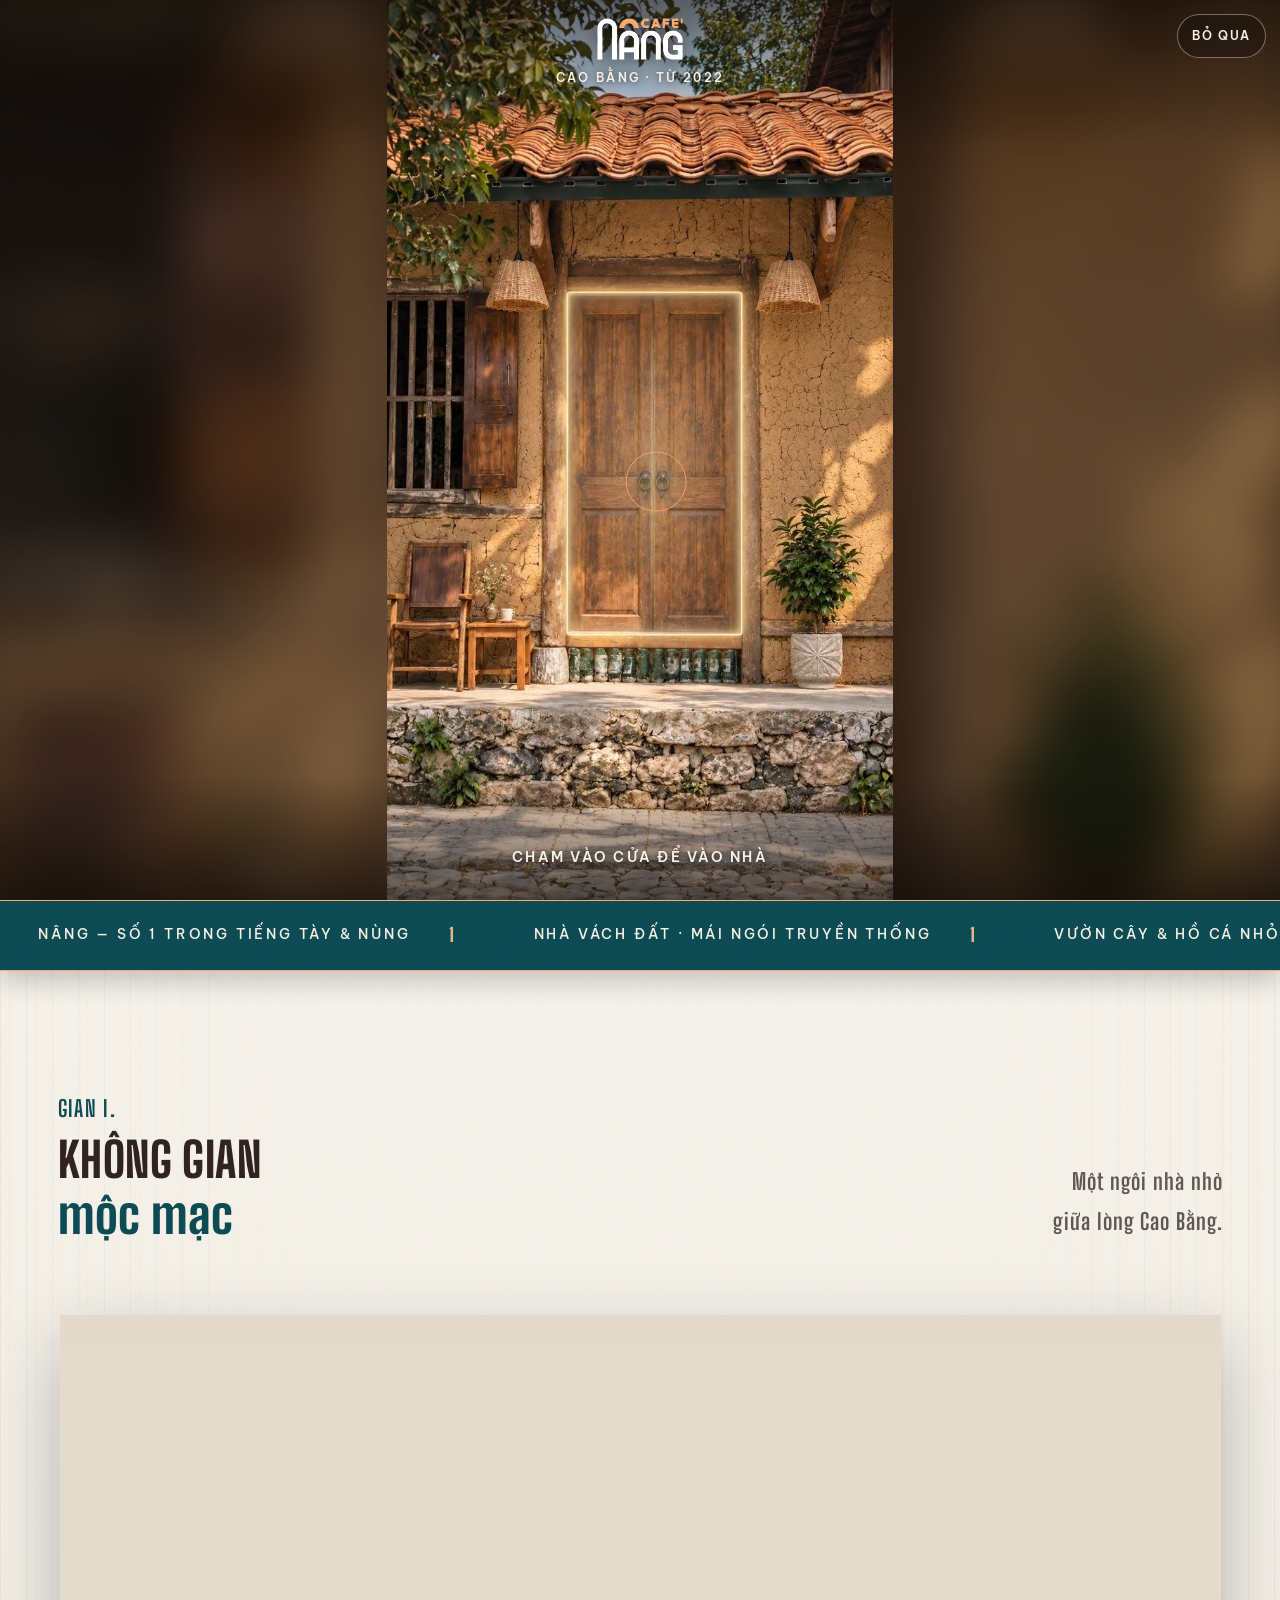
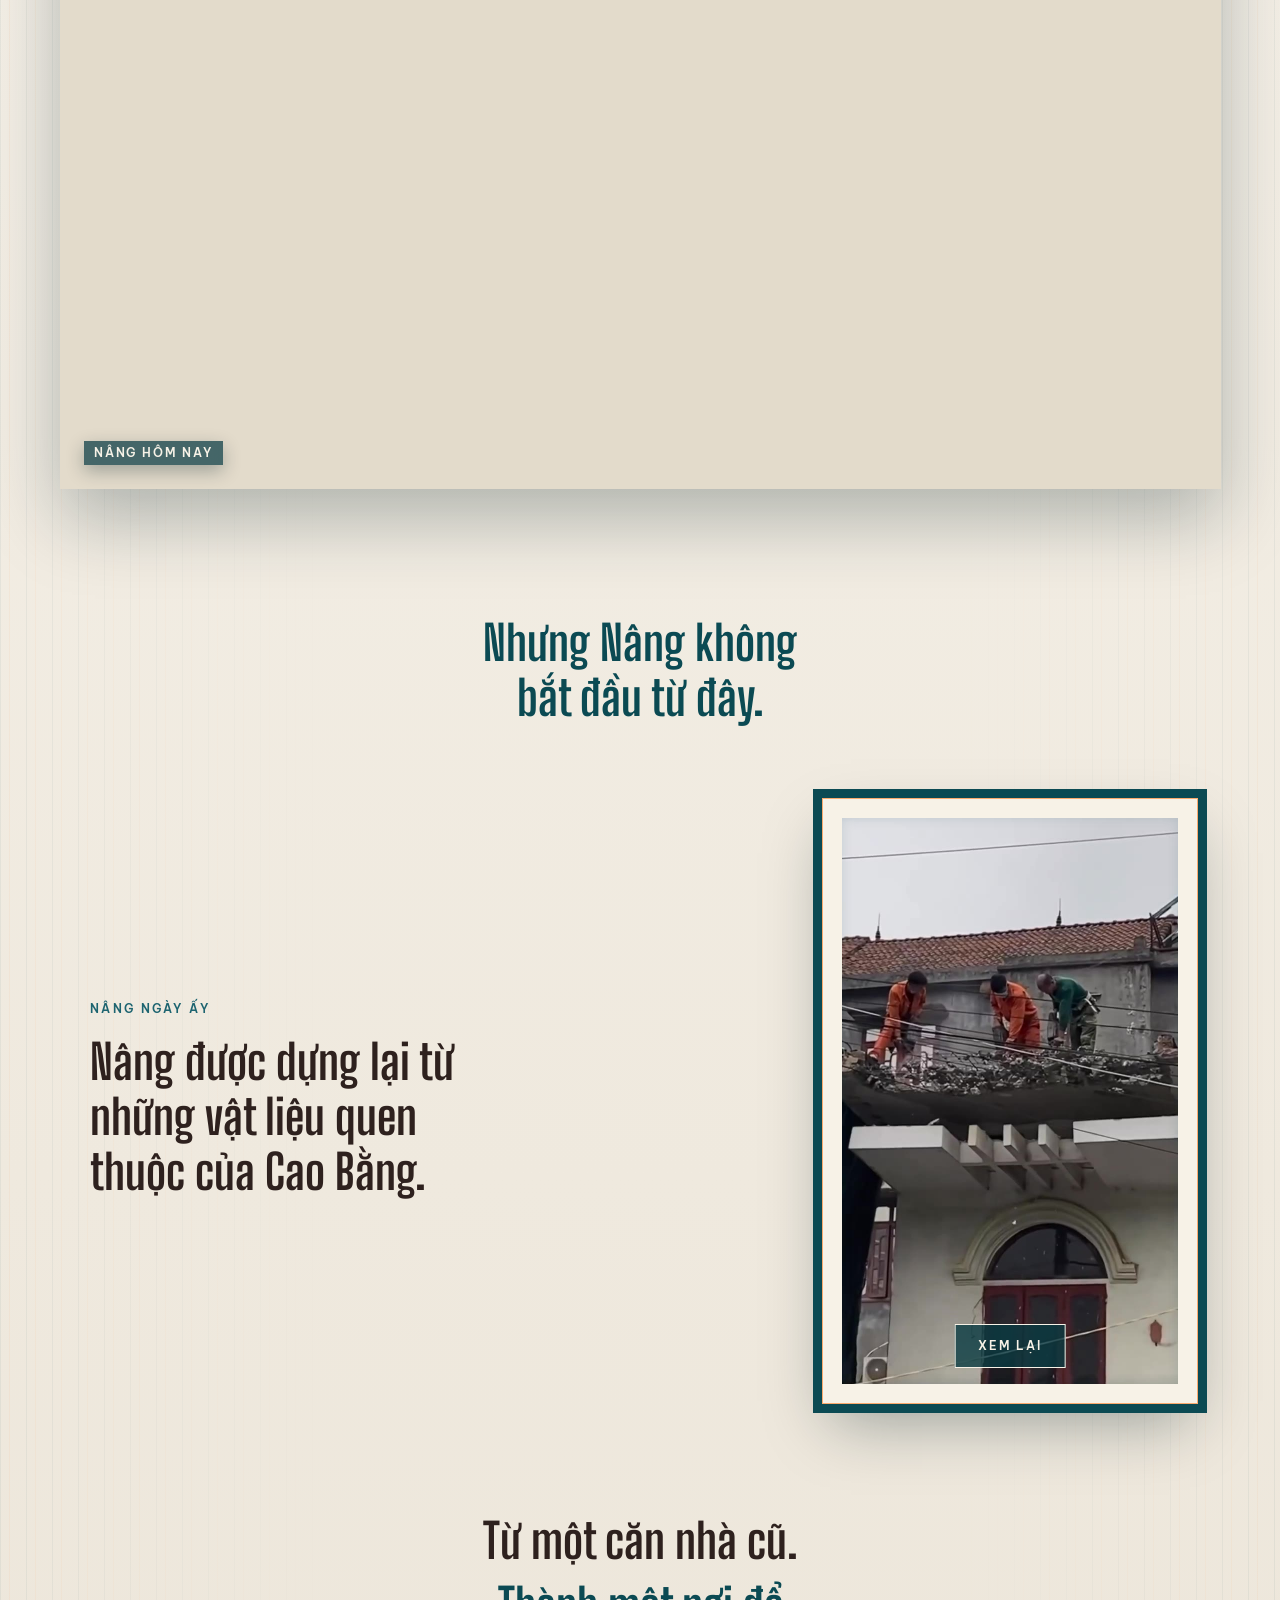
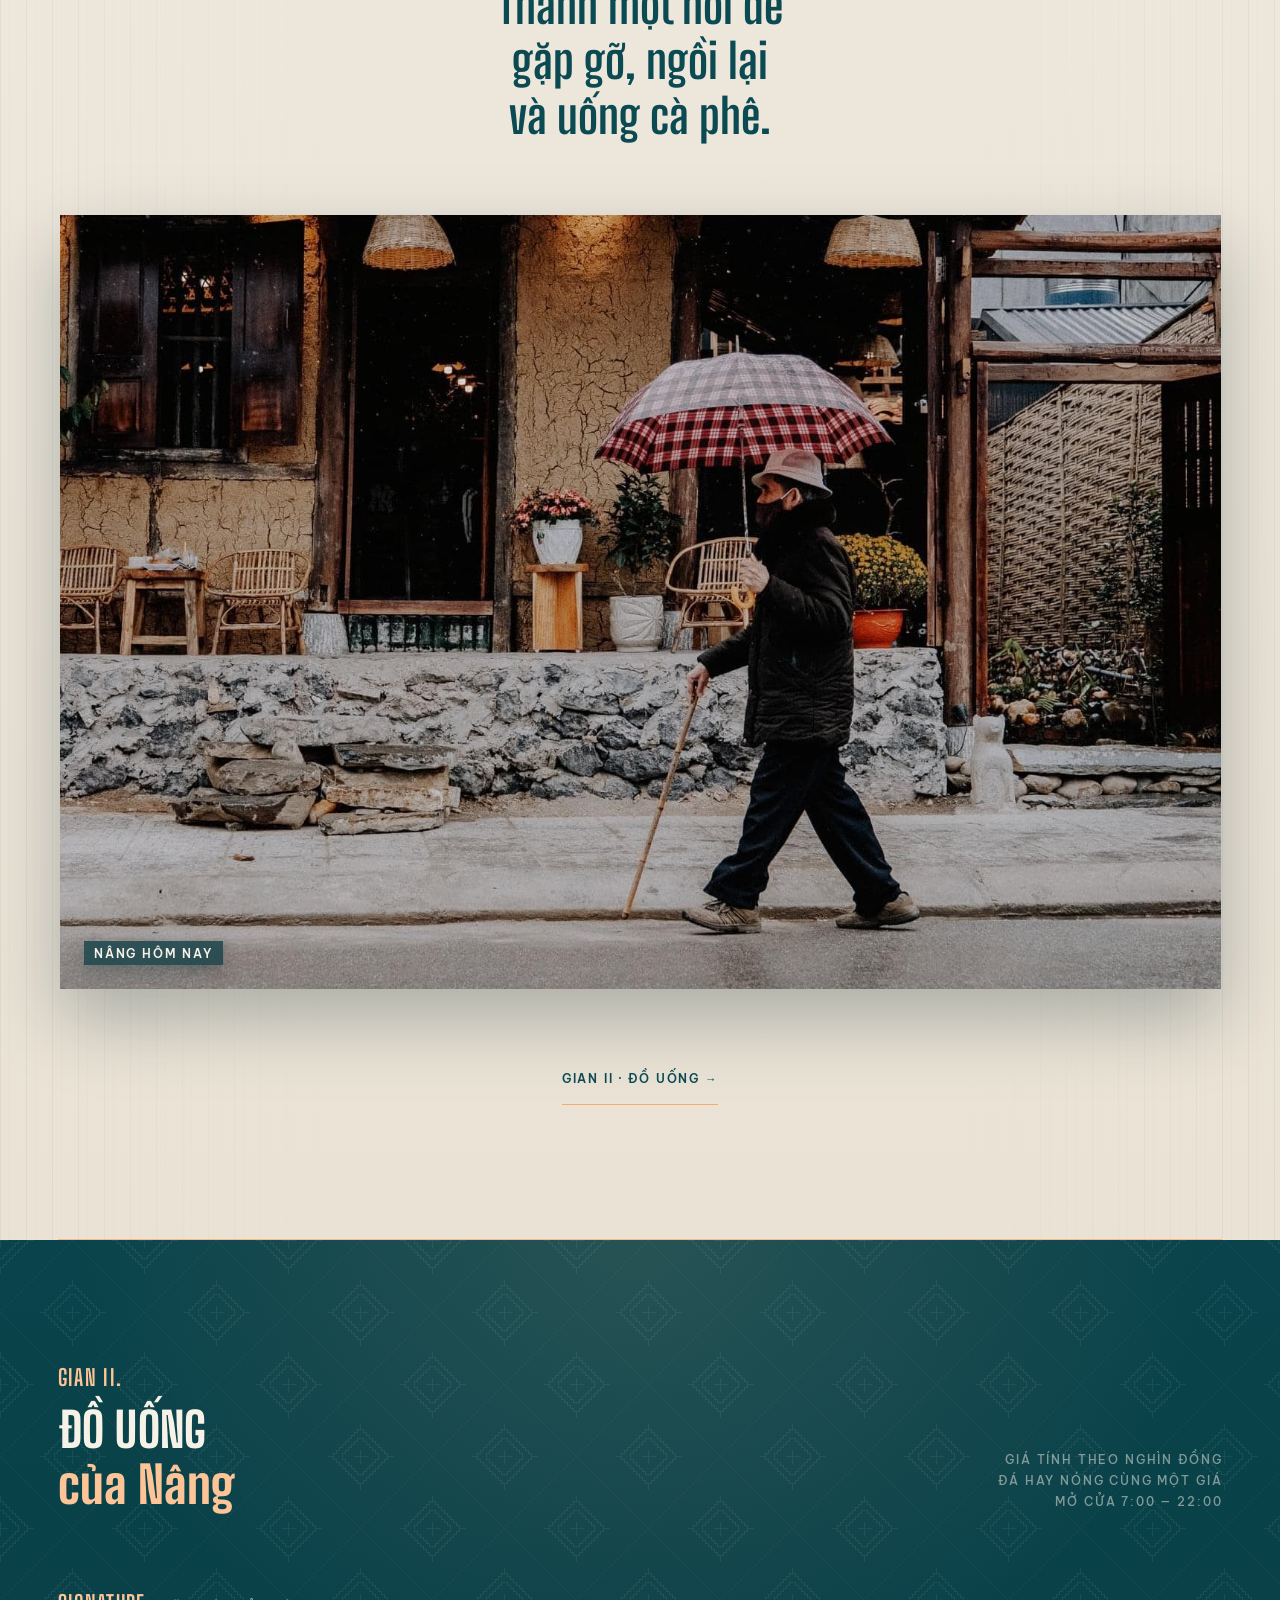
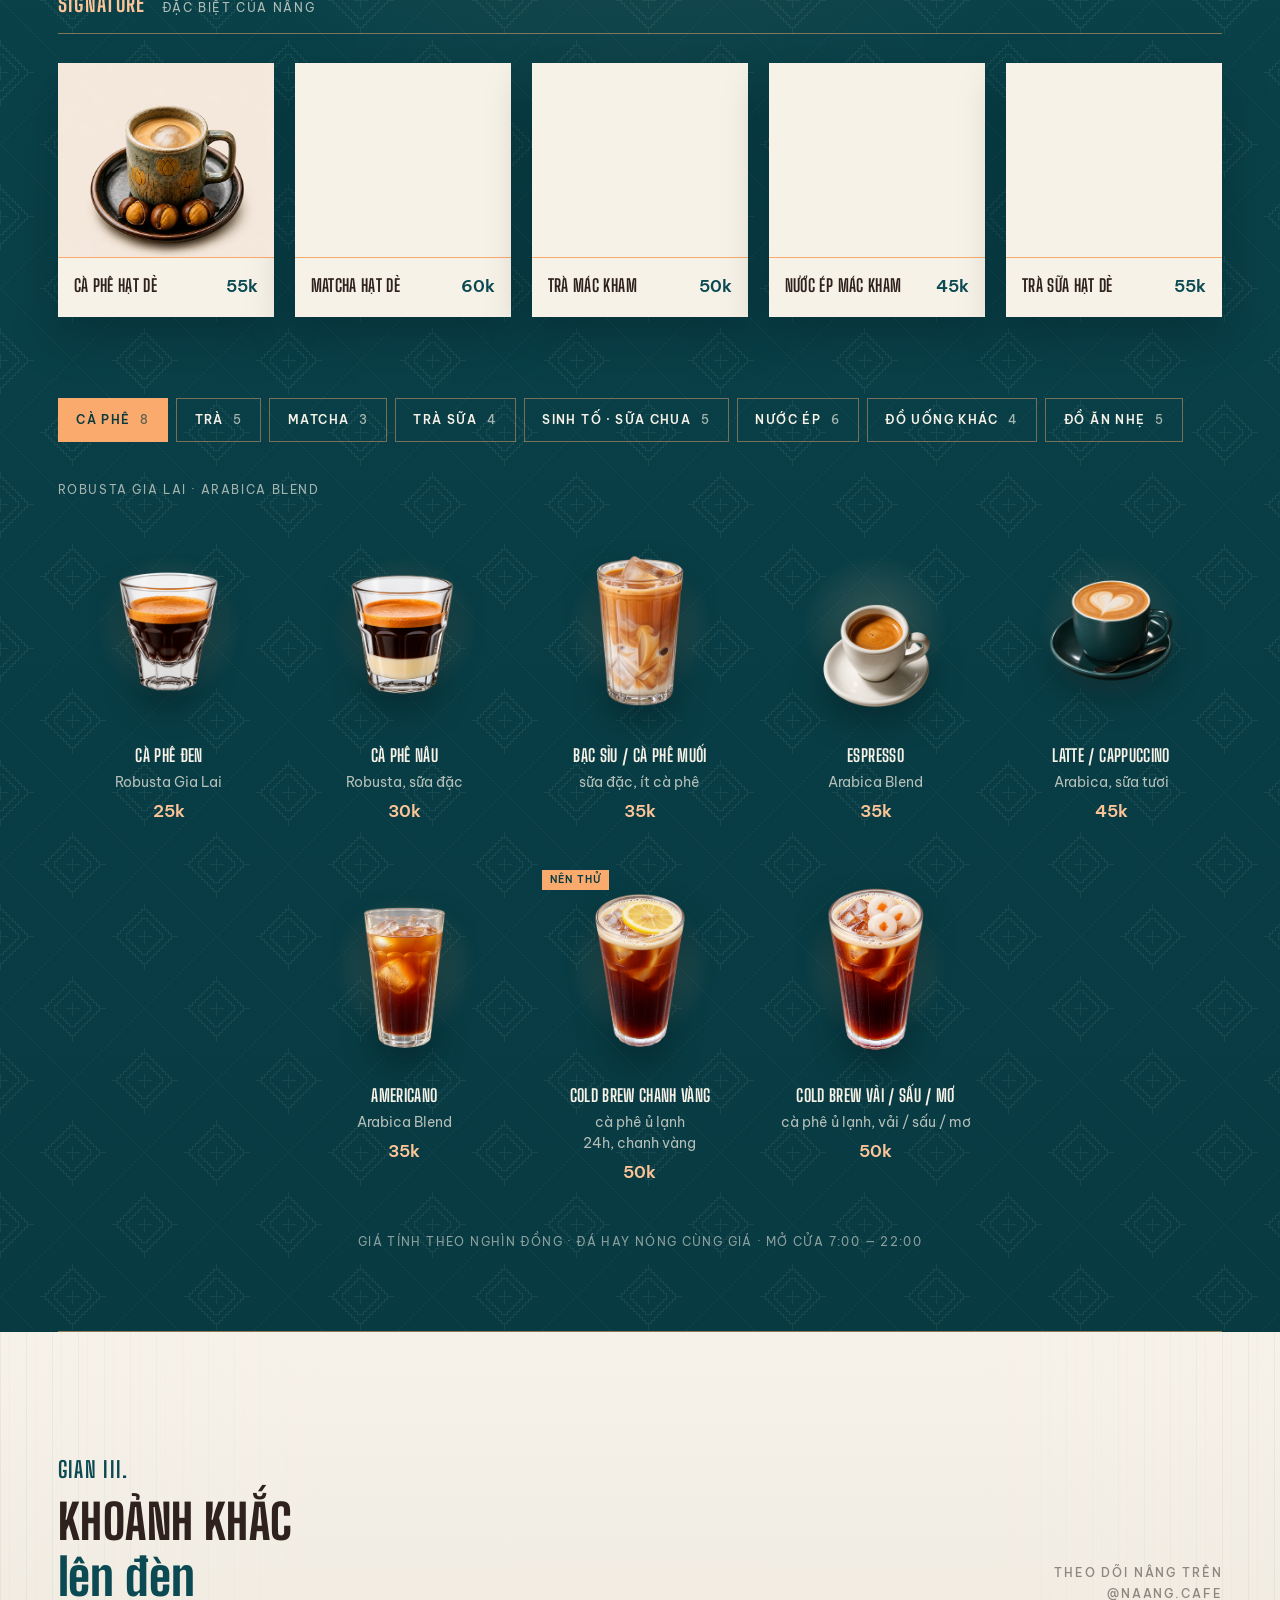
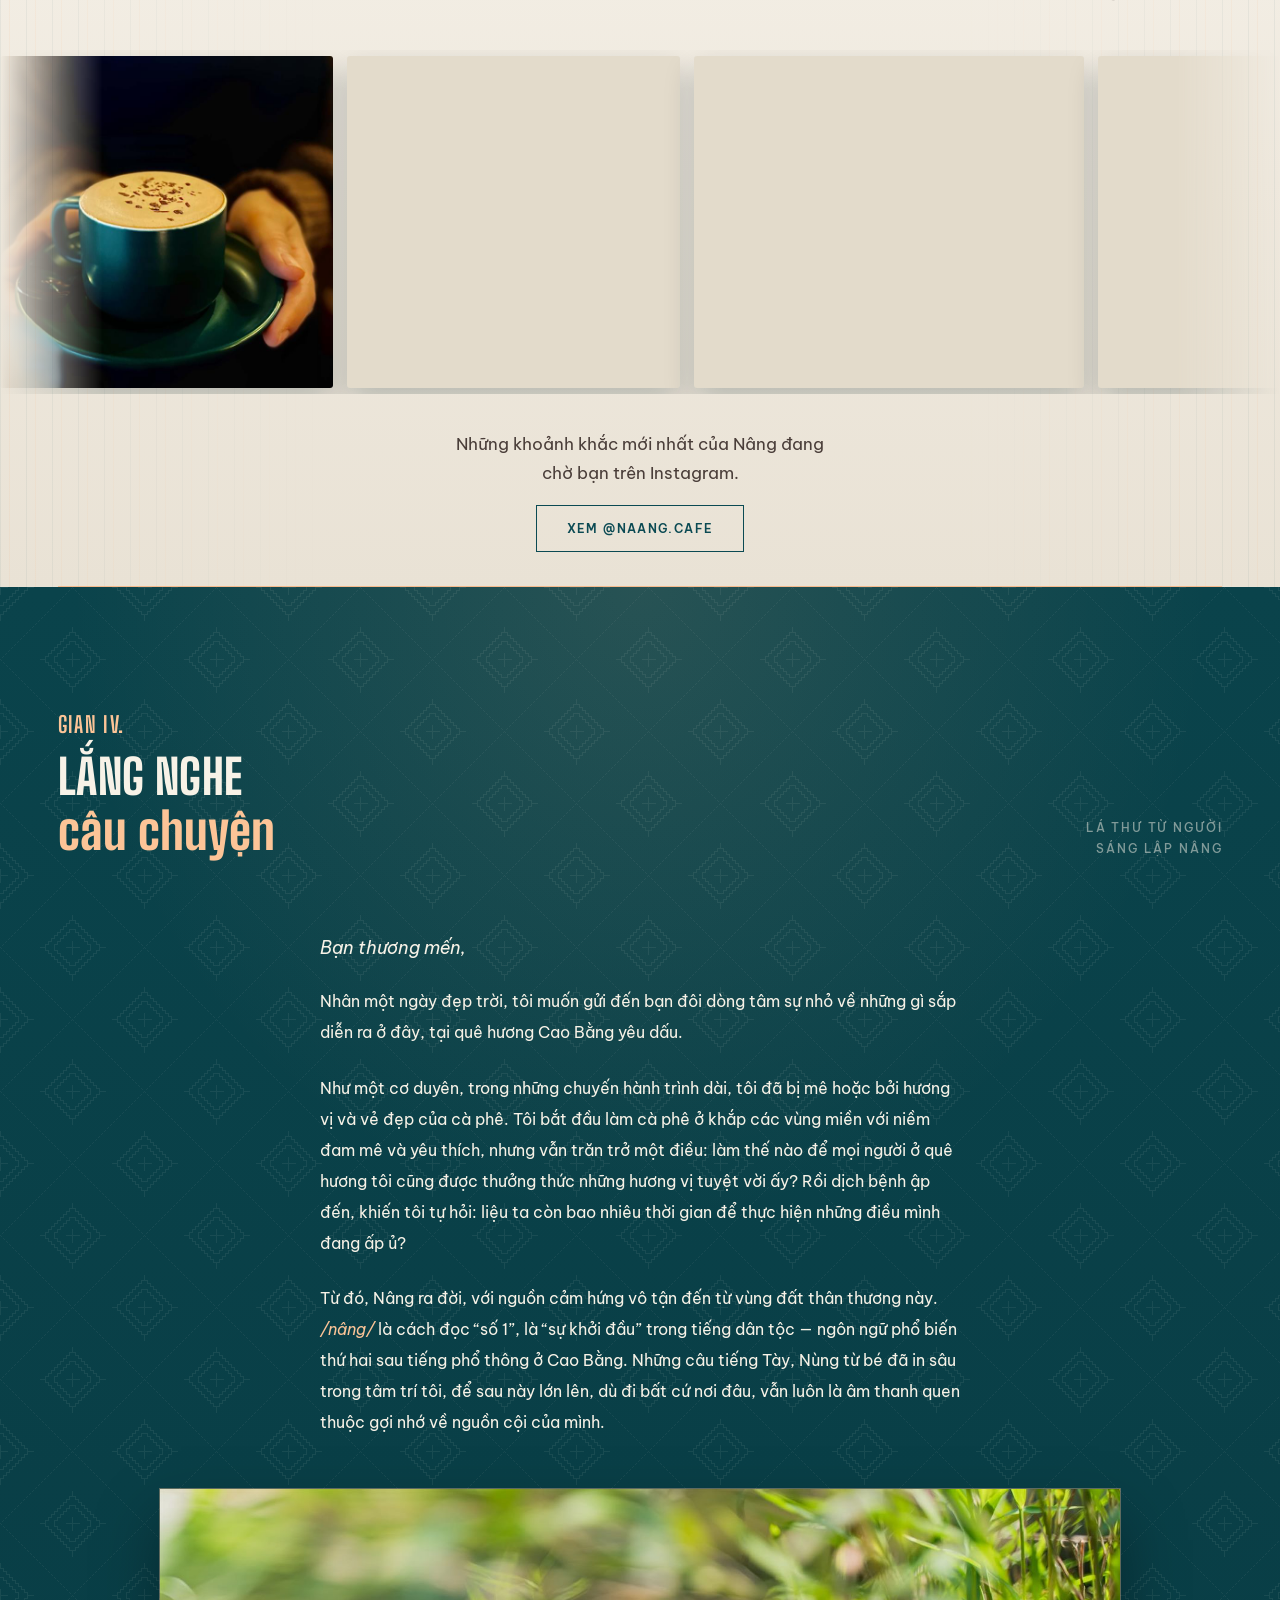
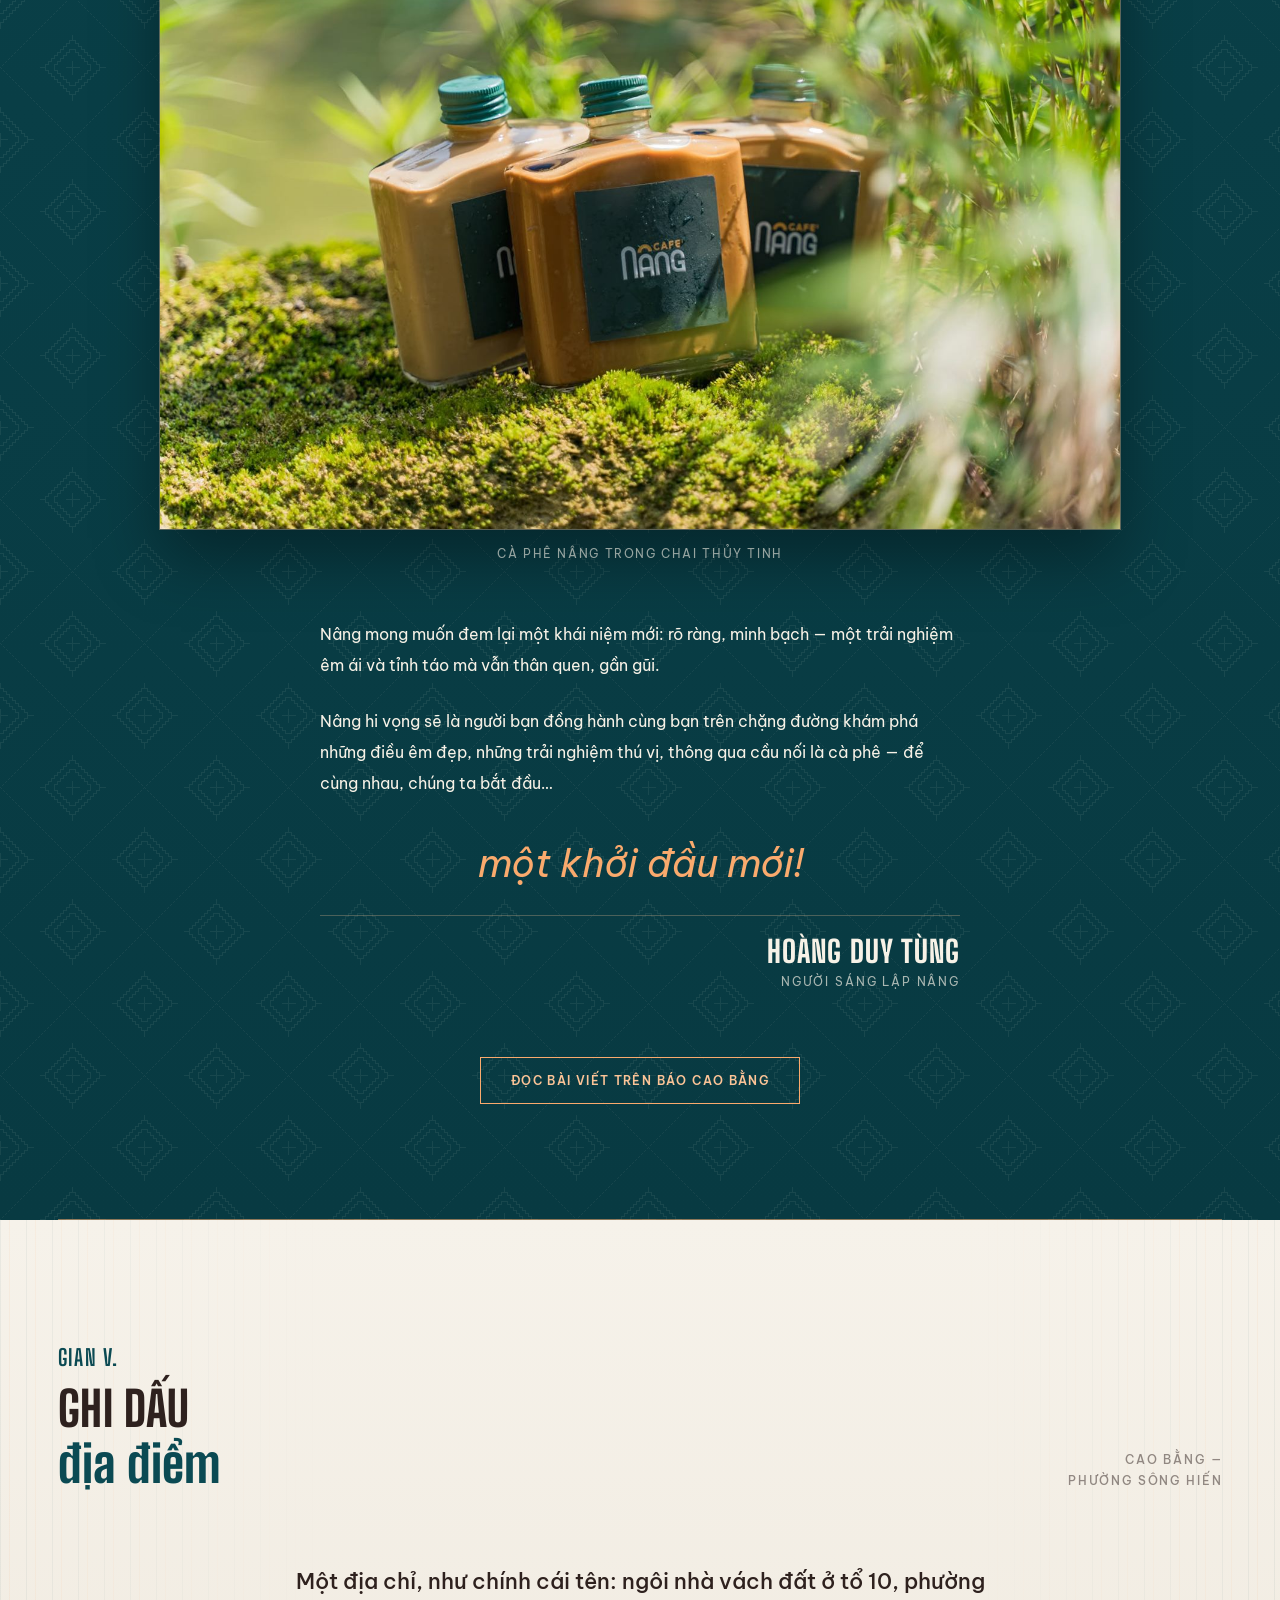
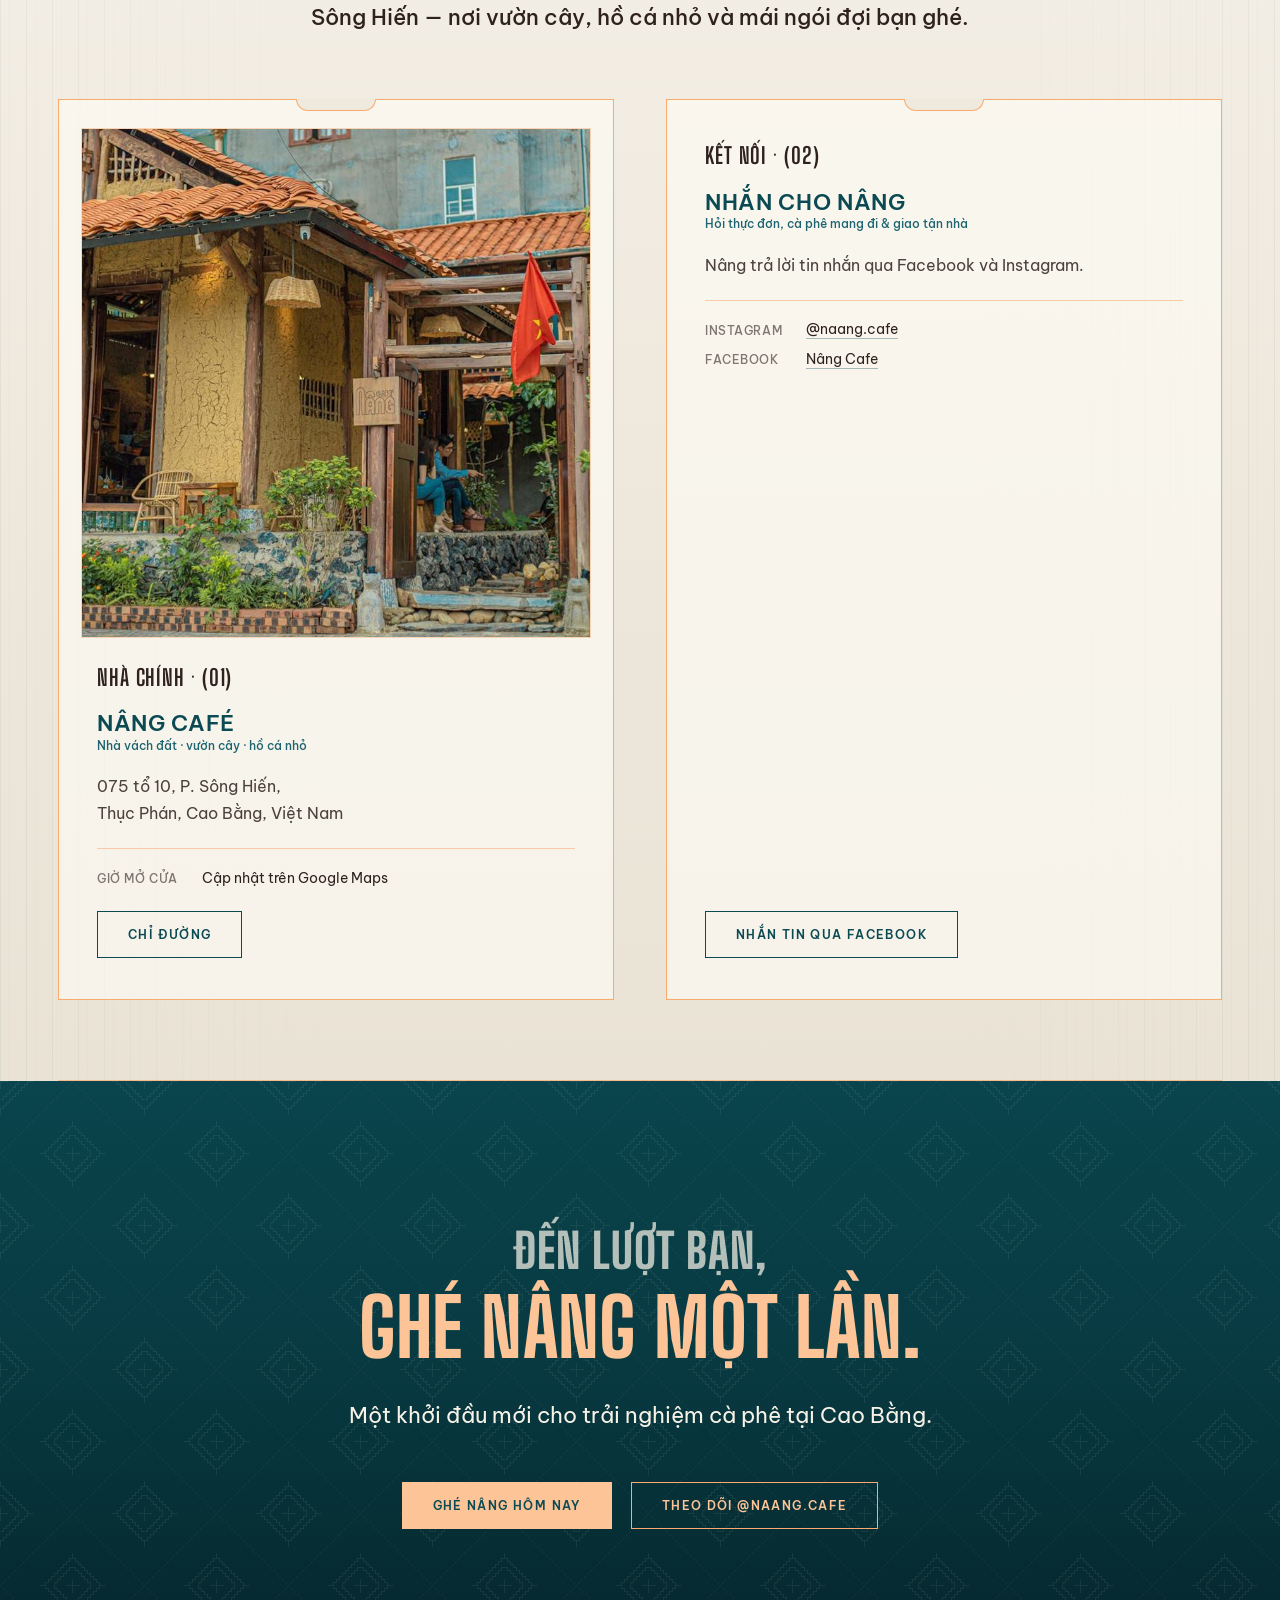
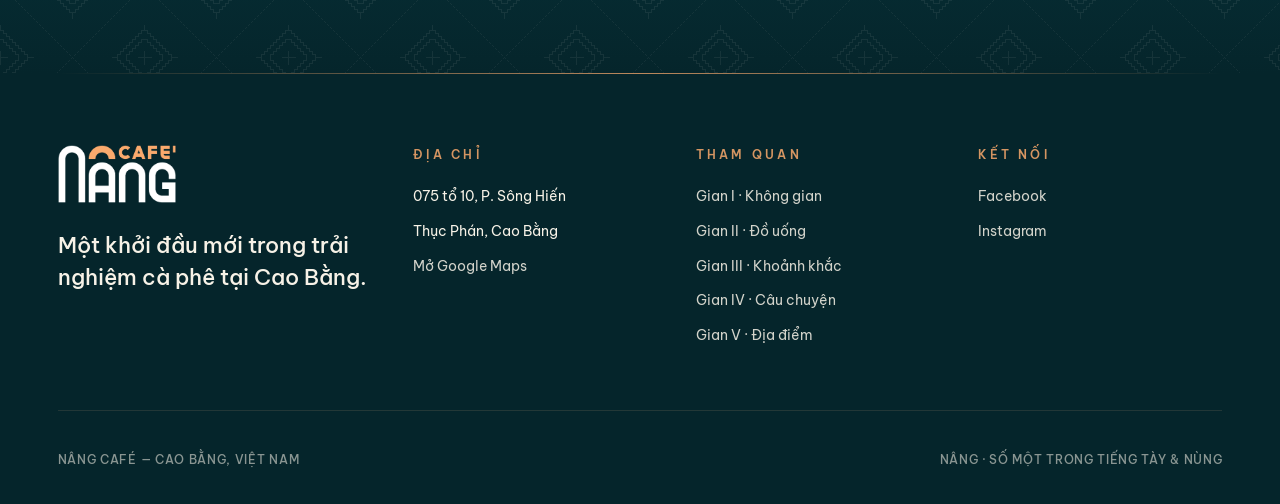
<file: index.html>
<!DOCTYPE html>
<html lang="vi">
<head>
<meta charset="UTF-8">
<meta name="viewport" content="width=device-width, initial-scale=1.0">
<title>Nâng Café — Cà phê nhà vách đất tại Cao Bằng</title>
<meta name="description" content="Nâng Café — “Nâng” là số 1 trong tiếng Tày và Nùng. Cà phê chất lượng, phục vụ chu đáo trong ngôi nhà vách đất, mái ngói truyền thống, vườn cây và hồ cá nhỏ tại phường Sông Hiến, Cao Bằng.">
<meta name="keywords" content="Nâng Café, Nâng cafe Cao Bằng, cà phê Cao Bằng, quán cà phê nhà đất Cao Bằng, cà phê Sông Hiến, coffee Cao Bang">
<meta name="robots" content="index, follow, max-image-preview:large">
<link rel="icon" href="media/nang/favicon-nang.png" type="image/png">
<meta name="theme-color" content="#0B4A53">
<meta name="author" content="Nâng Café">

<meta name="geo.region" content="VN-04">
<meta name="geo.placename" content="Cao Bằng">
<meta name="geo.position" content="22.6681166;106.2544671">
<meta name="ICBM" content="22.6681166, 106.2544671">

<meta property="og:type" content="website">
<meta property="og:site_name" content="Nâng Café">
<meta property="og:locale" content="vi_VN">
<meta property="og:locale:alternate" content="en_US">
<meta property="og:title" content="Nâng Café — Cà phê nhà vách đất tại Cao Bằng">
<meta property="og:description" content="“Nâng” là số 1 trong tiếng Tày và Nùng. Cà phê chất lượng trong ngôi nhà vách đất, mái ngói truyền thống, vườn cây và hồ cá nhỏ.">
<meta property="og:image" content="media/nang/nang-cong-vuon.jpg">
<meta property="og:image:alt" content="Cổng vào Nâng Café về đêm, Cao Bằng">
<meta name="twitter:card" content="summary_large_image">

<script>try{if(sessionStorage.getItem('nangveil')){document.documentElement.classList.add('arrive')}}catch(e){}</script>

<link rel="preload" as="image" href="media/nang/cua-nang-poster.jpg" fetchpriority="high">
<link rel="preload" as="image" href="media/nang/nang-cong-vuon.jpg">
<link rel="stylesheet" href="assets/fonts/fonts.css">
<link rel="stylesheet" href="assets/fonts/display.css">

<script type="application/ld+json">
{
  "@context": "https://schema.org",
  "@type": "CafeOrCoffeeShop",
  "name": "Nâng Café",
  "description": "“Nâng” là cách đọc số 1 trong tiếng Tày và Nùng tại Cao Bằng. Cà phê chất lượng, phục vụ chu đáo trong không gian nhà vách đất, mái ngói truyền thống, vườn cây và hồ cá nhỏ.",
  "foundingDate": "2022-01",
  "servesCuisine": "Coffee",
  "address": {
    "@type": "PostalAddress",
    "streetAddress": "075 tổ 10, P. Sông Hiến",
    "addressLocality": "Thục Phán, Cao Bằng",
    "addressCountry": "VN"
  },
  "geo": { "@type": "GeoCoordinates", "latitude": 22.6681166, "longitude": 106.2544671 },
  "hasMap": "https://maps.app.goo.gl/TmgUhDWyS7gdo8w19",
  "sameAs": ["https://www.instagram.com/naang.cafe/", "https://www.facebook.com/p/N%C3%A2ng-Cafe-100085033421351/"]
}
</script>

<style>
html{
  overflow-x:hidden;
}
@supports (overflow-x:clip){html{overflow-x:clip}}
:root{
  --paper:#EFE9DE;
  --paper-2:#F6F2EA;
  --paper-3:#E3DBCB;
  --ink:#2E211E;
  --cream:#F7F2E7;
  --red:#0B4A53;        
  --red-dp:#083A42;
  --red-lt:#1D6470;
  --ox:#05252B;
  --gold:#FAAA6D;
  --gold-lt:#FCC497;
  --display:"Big Shoulders Display","Be Vietnam Pro",sans-serif;
  --ui:"Be Vietnam Pro","Helvetica Neue",Arial,sans-serif;
  --fs-d1:clamp(2.6rem,6.4vw,5rem);      
  --fs-d2:clamp(1.8rem,4vw,3rem);        
  --fs-d3:clamp(1.1rem,1.8vw,1.4rem);    
  --fs-lead:clamp(1.02rem,1.35vw,1.16rem);
  --fs-body:1rem;                         
  --fs-sm:.875rem;                        
  --fs-label:.72rem;                      
  --gutter:clamp(1.2rem,4.5vw,5rem);
  --deco-hex:url("data:image/svg+xml,%3Csvg xmlns='http://www.w3.org/2000/svg' width='144' height='144' shape-rendering='crispEdges'%3E%3Cpath d='M72.5 45.5 h3 v3 h3 v3 h3 v3 h3 v3 h3 v3 h3 v3 h3 v3 h3 v3 h3 v3 v3 h-3 v3 h-3 v3 h-3 v3 h-3 v3 h-3 v3 h-3 v3 h-3 v3 h-3 v3 h-3 h-3 v-3 h-3 v-3 h-3 v-3 h-3 v-3 h-3 v-3 h-3 v-3 h-3 v-3 h-3 v-3 h-3 v-3 v-3 h3 v-3 h3 v-3 h3 v-3 h3 v-3 h3 v-3 h3 v-3 h3 v-3 h3 v-3 h3Z M72.5 54.5 h3 v3 h3 v3 h3 v3 h3 v3 h3 v3 h3 v3 v3 h-3 v3 h-3 v3 h-3 v3 h-3 v3 h-3 v3 h-3 h-3 v-3 h-3 v-3 h-3 v-3 h-3 v-3 h-3 v-3 h-3 v-3 v-3 h3 v-3 h3 v-3 h3 v-3 h3 v-3 h3 v-3 h3Z M65.5 72.5h14 M72.5 65.5v14 M72.5 45.5v-6 M72.5 99.5v6 M45.5 72.5h-6 M99.5 72.5h6 M0.5 -26.5 h3 v3 h3 v3 h3 v3 h3 v3 h3 v3 h3 v3 h3 v3 h3 v3 h3 v3 v3 h-3 v3 h-3 v3 h-3 v3 h-3 v3 h-3 v3 h-3 v3 h-3 v3 h-3 v3 h-3 h-3 v-3 h-3 v-3 h-3 v-3 h-3 v-3 h-3 v-3 h-3 v-3 h-3 v-3 h-3 v-3 h-3 v-3 v-3 h3 v-3 h3 v-3 h3 v-3 h3 v-3 h3 v-3 h3 v-3 h3 v-3 h3 v-3 h3Z M0.5 -17.5 h3 v3 h3 v3 h3 v3 h3 v3 h3 v3 h3 v3 v3 h-3 v3 h-3 v3 h-3 v3 h-3 v3 h-3 v3 h-3 h-3 v-3 h-3 v-3 h-3 v-3 h-3 v-3 h-3 v-3 h-3 v-3 v-3 h3 v-3 h3 v-3 h3 v-3 h3 v-3 h3 v-3 h3Z M-6.5 0.5h14 M0.5 -6.5v14 M0.5 -26.5v-6 M0.5 27.5v6 M-26.5 0.5h-6 M27.5 0.5h6 M144.5 -26.5 h3 v3 h3 v3 h3 v3 h3 v3 h3 v3 h3 v3 h3 v3 h3 v3 h3 v3 v3 h-3 v3 h-3 v3 h-3 v3 h-3 v3 h-3 v3 h-3 v3 h-3 v3 h-3 v3 h-3 h-3 v-3 h-3 v-3 h-3 v-3 h-3 v-3 h-3 v-3 h-3 v-3 h-3 v-3 h-3 v-3 h-3 v-3 v-3 h3 v-3 h3 v-3 h3 v-3 h3 v-3 h3 v-3 h3 v-3 h3 v-3 h3 v-3 h3Z M144.5 -17.5 h3 v3 h3 v3 h3 v3 h3 v3 h3 v3 h3 v3 v3 h-3 v3 h-3 v3 h-3 v3 h-3 v3 h-3 v3 h-3 h-3 v-3 h-3 v-3 h-3 v-3 h-3 v-3 h-3 v-3 h-3 v-3 v-3 h3 v-3 h3 v-3 h3 v-3 h3 v-3 h3 v-3 h3Z M137.5 0.5h14 M144.5 -6.5v14 M144.5 -26.5v-6 M144.5 27.5v6 M117.5 0.5h-6 M171.5 0.5h6 M0.5 117.5 h3 v3 h3 v3 h3 v3 h3 v3 h3 v3 h3 v3 h3 v3 h3 v3 h3 v3 v3 h-3 v3 h-3 v3 h-3 v3 h-3 v3 h-3 v3 h-3 v3 h-3 v3 h-3 v3 h-3 h-3 v-3 h-3 v-3 h-3 v-3 h-3 v-3 h-3 v-3 h-3 v-3 h-3 v-3 h-3 v-3 h-3 v-3 v-3 h3 v-3 h3 v-3 h3 v-3 h3 v-3 h3 v-3 h3 v-3 h3 v-3 h3 v-3 h3Z M0.5 126.5 h3 v3 h3 v3 h3 v3 h3 v3 h3 v3 h3 v3 v3 h-3 v3 h-3 v3 h-3 v3 h-3 v3 h-3 v3 h-3 h-3 v-3 h-3 v-3 h-3 v-3 h-3 v-3 h-3 v-3 h-3 v-3 v-3 h3 v-3 h3 v-3 h3 v-3 h3 v-3 h3 v-3 h3Z M-6.5 144.5h14 M0.5 137.5v14 M0.5 117.5v-6 M0.5 171.5v6 M-26.5 144.5h-6 M27.5 144.5h6 M144.5 117.5 h3 v3 h3 v3 h3 v3 h3 v3 h3 v3 h3 v3 h3 v3 h3 v3 h3 v3 v3 h-3 v3 h-3 v3 h-3 v3 h-3 v3 h-3 v3 h-3 v3 h-3 v3 h-3 v3 h-3 h-3 v-3 h-3 v-3 h-3 v-3 h-3 v-3 h-3 v-3 h-3 v-3 h-3 v-3 h-3 v-3 h-3 v-3 v-3 h3 v-3 h3 v-3 h3 v-3 h3 v-3 h3 v-3 h3 v-3 h3 v-3 h3 v-3 h3Z M144.5 126.5 h3 v3 h3 v3 h3 v3 h3 v3 h3 v3 h3 v3 v3 h-3 v3 h-3 v3 h-3 v3 h-3 v3 h-3 v3 h-3 h-3 v-3 h-3 v-3 h-3 v-3 h-3 v-3 h-3 v-3 h-3 v-3 v-3 h3 v-3 h3 v-3 h3 v-3 h3 v-3 h3 v-3 h3Z M137.5 144.5h14 M144.5 137.5v14 M144.5 117.5v-6 M144.5 171.5v6 M117.5 144.5h-6 M171.5 144.5h6' fill='none' stroke='%23F7F2E7' stroke-opacity='0.07' stroke-width='1'/%3E%3Cpath d='M72 0h1v1h-1zM71 1h1v1h-1zM69 3h1v1h-1zM68 4h1v1h-1zM66 6h1v1h-1zM65 7h1v1h-1zM63 9h1v1h-1zM62 10h1v1h-1zM60 12h1v1h-1zM59 13h1v1h-1zM57 15h1v1h-1zM56 16h1v1h-1zM54 18h1v1h-1zM53 19h1v1h-1zM51 21h1v1h-1zM50 22h1v1h-1zM48 24h1v1h-1zM47 25h1v1h-1zM45 27h1v1h-1zM44 28h1v1h-1zM42 30h1v1h-1zM41 31h1v1h-1zM39 33h1v1h-1zM38 34h1v1h-1zM36 36h1v1h-1zM35 37h1v1h-1zM33 39h1v1h-1zM32 40h1v1h-1zM30 42h1v1h-1zM29 43h1v1h-1zM27 45h1v1h-1zM26 46h1v1h-1zM24 48h1v1h-1zM23 49h1v1h-1zM21 51h1v1h-1zM20 52h1v1h-1zM18 54h1v1h-1zM17 55h1v1h-1zM15 57h1v1h-1zM14 58h1v1h-1zM12 60h1v1h-1zM11 61h1v1h-1zM9 63h1v1h-1zM8 64h1v1h-1zM6 66h1v1h-1zM5 67h1v1h-1zM3 69h1v1h-1zM2 70h1v1h-1zM72 0h1v1h-1zM73 1h1v1h-1zM75 3h1v1h-1zM76 4h1v1h-1zM78 6h1v1h-1zM79 7h1v1h-1zM81 9h1v1h-1zM82 10h1v1h-1zM84 12h1v1h-1zM85 13h1v1h-1zM87 15h1v1h-1zM88 16h1v1h-1zM90 18h1v1h-1zM91 19h1v1h-1zM93 21h1v1h-1zM94 22h1v1h-1zM96 24h1v1h-1zM97 25h1v1h-1zM99 27h1v1h-1zM100 28h1v1h-1zM102 30h1v1h-1zM103 31h1v1h-1zM105 33h1v1h-1zM106 34h1v1h-1zM108 36h1v1h-1zM109 37h1v1h-1zM111 39h1v1h-1zM112 40h1v1h-1zM114 42h1v1h-1zM115 43h1v1h-1zM117 45h1v1h-1zM118 46h1v1h-1zM120 48h1v1h-1zM121 49h1v1h-1zM123 51h1v1h-1zM124 52h1v1h-1zM126 54h1v1h-1zM127 55h1v1h-1zM129 57h1v1h-1zM130 58h1v1h-1zM132 60h1v1h-1zM133 61h1v1h-1zM135 63h1v1h-1zM136 64h1v1h-1zM138 66h1v1h-1zM139 67h1v1h-1zM141 69h1v1h-1zM142 70h1v1h-1zM144 72h1v1h-1zM143 73h1v1h-1zM141 75h1v1h-1zM140 76h1v1h-1zM138 78h1v1h-1zM137 79h1v1h-1zM135 81h1v1h-1zM134 82h1v1h-1zM132 84h1v1h-1zM131 85h1v1h-1zM129 87h1v1h-1zM128 88h1v1h-1zM126 90h1v1h-1zM125 91h1v1h-1zM123 93h1v1h-1zM122 94h1v1h-1zM120 96h1v1h-1zM119 97h1v1h-1zM117 99h1v1h-1zM116 100h1v1h-1zM114 102h1v1h-1zM113 103h1v1h-1zM111 105h1v1h-1zM110 106h1v1h-1zM108 108h1v1h-1zM107 109h1v1h-1zM105 111h1v1h-1zM104 112h1v1h-1zM102 114h1v1h-1zM101 115h1v1h-1zM99 117h1v1h-1zM98 118h1v1h-1zM96 120h1v1h-1zM95 121h1v1h-1zM93 123h1v1h-1zM92 124h1v1h-1zM90 126h1v1h-1zM89 127h1v1h-1zM87 129h1v1h-1zM86 130h1v1h-1zM84 132h1v1h-1zM83 133h1v1h-1zM81 135h1v1h-1zM80 136h1v1h-1zM78 138h1v1h-1zM77 139h1v1h-1zM75 141h1v1h-1zM74 142h1v1h-1zM0 72h1v1h-1zM1 73h1v1h-1zM3 75h1v1h-1zM4 76h1v1h-1zM6 78h1v1h-1zM7 79h1v1h-1zM9 81h1v1h-1zM10 82h1v1h-1zM12 84h1v1h-1zM13 85h1v1h-1zM15 87h1v1h-1zM16 88h1v1h-1zM18 90h1v1h-1zM19 91h1v1h-1zM21 93h1v1h-1zM22 94h1v1h-1zM24 96h1v1h-1zM25 97h1v1h-1zM27 99h1v1h-1zM28 100h1v1h-1zM30 102h1v1h-1zM31 103h1v1h-1zM33 105h1v1h-1zM34 106h1v1h-1zM36 108h1v1h-1zM37 109h1v1h-1zM39 111h1v1h-1zM40 112h1v1h-1zM42 114h1v1h-1zM43 115h1v1h-1zM45 117h1v1h-1zM46 118h1v1h-1zM48 120h1v1h-1zM49 121h1v1h-1zM51 123h1v1h-1zM52 124h1v1h-1zM54 126h1v1h-1zM55 127h1v1h-1zM57 129h1v1h-1zM58 130h1v1h-1zM60 132h1v1h-1zM61 133h1v1h-1zM63 135h1v1h-1zM64 136h1v1h-1zM66 138h1v1h-1zM67 139h1v1h-1zM69 141h1v1h-1zM70 142h1v1h-1z' fill='%23F7F2E7' fill-opacity='0.055'/%3E%3C/svg%3E"); /* thổ cẩm: quả trám dệt bậc thang + lưới mũi khâu, ô 144×144 (build-brocade.mjs) */
  --deco-stripe:repeating-linear-gradient(90deg,rgba(11,74,83,.10) 0 1px,transparent 1px 9px,rgba(250,170,109,.16) 9px 10px,transparent 10px 26px);
}
*{margin:0;padding:0;box-sizing:border-box}
html.locked{overflow:hidden}
body{
  font-family:var(--ui);font-size:var(--fs-body);line-height:1.68;background:#0A434B;color:var(--cream);
  overflow-x:hidden;-webkit-font-smoothing:antialiased;font-weight:400;
}
::selection{background:var(--red);color:var(--cream)}
a{color:inherit;text-decoration:none}
button{font-family:inherit;background:none;border:none;color:inherit;cursor:pointer}
svg{display:block}
.serif-i{color:var(--red)}
.gallery:not(.cube) .serif-i,.final .serif-i,.hero .serif-i{color:var(--gold-lt)}
.gb-card q,.story-copy,.foot-brandline,.pre-head p,.ticket .t-left .name,.grating .desc .x{font-weight:500}
.caps{font-size:var(--fs-label);letter-spacing:.16em;text-transform:uppercase;font-weight:500;opacity:.55}
.sr-only{position:absolute;width:1px;height:1px;padding:0;margin:-1px;overflow:hidden;clip:rect(0,0,0,0);white-space:nowrap;border:0}
.grain{
  position:fixed;inset:-50%;width:200%;height:200%;pointer-events:none;z-index:9000;opacity:.045;
  background-image:url("data:image/svg+xml,%3Csvg xmlns='http://www.w3.org/2000/svg' width='240' height='240'%3E%3Cfilter id='n'%3E%3CfeTurbulence type='fractalNoise' baseFrequency='0.9' numOctaves='2'/%3E%3C/filter%3E%3Crect width='240' height='240' filter='url(%23n)' opacity='0.7'/%3E%3C/svg%3E");
  animation:grain 8s steps(10) infinite;
}
@keyframes grain{0%,100%{transform:translate(0,0)}25%{transform:translate(-3%,2%)}50%{transform:translate(3%,-3%)}75%{transform:translate(-2%,-2%)}}
.lamp{
  position:fixed;top:0;left:0;width:58vmax;height:58vmax;pointer-events:none;z-index:3;
  transform:translate(-50%,-50%);mix-blend-mode:soft-light;opacity:.6;
  background:radial-gradient(circle,rgba(255,246,226,.85) 0%,rgba(255,246,226,.2) 32%,transparent 62%);
}
@media(hover:none){.lamp{display:none}}
.rv{opacity:0;transform:translateY(44px);transition:opacity 1.05s ease,transform 1.05s cubic-bezier(.22,1,.36,1)}
.rv.in{opacity:1;transform:none}
.rv.d1{transition-delay:.12s}.rv.d2{transition-delay:.24s}.page-veil{position:fixed;inset:0;z-index:9500;pointer-events:none;visibility:hidden}
.page-veil.active{visibility:visible;pointer-events:all}
.page-veil .door{
  position:absolute;top:0;bottom:0;width:50.5%;left:0;
  background:linear-gradient(90deg,var(--red-dp),var(--red) 60%,#073238);
  transform:translateX(-101%);transition:transform .8s cubic-bezier(.65,0,.35,1);
  box-shadow:0 0 60px rgba(0,0,0,.6);
}
.page-veil .door.r{left:auto;right:0;background:linear-gradient(270deg,var(--red-dp),var(--red) 60%,#073238);transform:translateX(101%)}
.page-veil .door::after{content:"";position:absolute;top:0;bottom:0;width:2px;background:linear-gradient(180deg,transparent,var(--gold) 50%,transparent);opacity:.9}
.page-veil .door.l::after{right:0}
.page-veil .door.r::after{left:0}
.page-veil.closed .door{transform:translateX(0)}
.page-veil .plate{
  position:absolute;left:50%;top:50%;transform:translate(-50%,-50%) translateY(12px);
  background:linear-gradient(155deg,var(--gold-lt),var(--gold));color:var(--red);
  padding:.95rem 1.7rem;border-radius:2px;
  box-shadow:0 12px 32px rgba(0,0,0,.5),inset 0 1px 0 rgba(255,255,255,.35);
  font-family:var(--ui);font-size:var(--fs-label);letter-spacing:.2em;text-transform:uppercase;font-weight:600;
  opacity:0;transition:opacity .5s ease .35s,transform .5s ease .35s;white-space:nowrap;
}
.page-veil.closed .plate{opacity:1;transform:translate(-50%,-50%)}
html.arrive .page-veil{visibility:visible}
html.arrive .page-veil .door{transform:translateX(0);transition:none}
html.arrive .page-veil .plate{opacity:1;transform:translate(-50%,-50%);transition:none}
html.arrive .preloader{display:none}
.preloader{
  position:fixed;inset:0;z-index:10000;background:#0A0809;
  display:flex;flex-direction:column;align-items:center;justify-content:center;gap:2.6rem;
  transition:opacity 1.1s ease,visibility 1.1s;
}
.preloader.done{opacity:0;visibility:hidden}
.pre-head{display:flex;flex-direction:column;align-items:center;gap:.9rem;text-align:center;padding:0 1.5rem}
.pre-head .caps{opacity:.5}
.pre-head p{font-family:var(--ui);font-weight:400;font-size:var(--fs-d2)}
.ticket{
  position:relative;width:min(420px,86vw);background:var(--cream);color:var(--ink);border:1px solid var(--gold);
  border-radius:2px;padding:1.7rem 2rem;display:flex;align-items:center;gap:1.5rem;
  opacity:0;transform:translateY(16px) rotate(-1.5deg);
  transition:opacity .9s ease,transform .9s cubic-bezier(.22,1,.36,1);
  box-shadow:0 24px 60px rgba(0,0,0,.6);
}
.ticket::before,.ticket::after{content:"";position:absolute;top:50%;width:22px;height:22px;border-radius:50%;background:var(--ox);transform:translateY(-50%)}
.ticket::before{left:-11px}.ticket::after{right:-11px}
.ticket::before,.ticket::after{background:#0A0809}
.preloader.ready .ticket{opacity:1;transform:rotate(-1.5deg)}
.ticket:hover{transform:rotate(0) scale(1.02);box-shadow:0 0 0 1px var(--gold),0 18px 50px rgba(252,196,151,.3)}
body.ready .ticket{animation:ticketBreath 2.6s ease-in-out infinite}
@keyframes ticketBreath{
  0%,100%{box-shadow:0 0 0 0 rgba(252,196,151,0),0 14px 40px rgba(0,0,0,.5)}
  50%{box-shadow:0 0 0 6px rgba(252,196,151,.12),0 14px 40px rgba(0,0,0,.5)}
}
.ticket:hover{animation:none}
.ticket .t-left{flex:1;display:flex;flex-direction:column;gap:.45rem;text-align:left}
.ticket .t-left .caps{color:var(--red);opacity:1}
.ticket .t-left .name{font-family:var(--ui);font-size:var(--fs-d3);line-height:1.1}
.ticket .t-left .meta{font-family:var(--ui);font-size:var(--fs-label);letter-spacing:.05em;text-transform:uppercase;opacity:.55}
.ticket .t-right{border-left:1px dashed rgba(250,170,109,.7);padding-left:1.4rem;display:flex;flex-direction:column;align-items:center;gap:.35rem}
.ticket .t-right .adm{font-family:var(--ui);font-size:var(--fs-label);letter-spacing:.18em;text-transform:uppercase;opacity:.6}
.ticket .t-right .no8{font-family:var(--display);text-transform:uppercase;font-weight:500;font-size:var(--fs-d2);color:var(--red);line-height:1.1;letter-spacing:.04em}
.pre-count{font-family:var(--ui);font-size:var(--fs-label);letter-spacing:.15em;text-transform:uppercase;opacity:.45}
.preloader.ready .pre-count{display:none}
.pre-hint{
  display:flex;flex-direction:column;align-items:center;gap:.5rem;
  font-family:var(--ui);font-size:var(--fs-sm);font-weight:500;
  letter-spacing:.12em;text-transform:uppercase;color:var(--gold-lt);
  opacity:0;transition:opacity .8s ease .4s;
}
.pre-hint .cue{width:18px;height:18px;animation:cueFloat 2s ease-in-out infinite}
@keyframes cueFloat{0%,100%{transform:translateY(3px)}50%{transform:translateY(-3px)}}
.preloader.ready .pre-hint{opacity:1}
.nav{
  position:fixed;inset:0 0 auto 0;z-index:900;
  display:flex;align-items:stretch;height:56px;
  background:transparent;backdrop-filter:none;
  border-bottom:1px solid transparent;
  opacity:0;transition:opacity 1s ease .5s,background .4s ease,border-color .4s ease,backdrop-filter .4s ease;
  font-family:var(--ui);
  font-size:var(--fs-label);color:var(--cream);text-shadow:0 1px 5px rgba(0,0,0,.45);
}
.nav.scrolled{
  background:rgba(11,74,83,.95);backdrop-filter:blur(12px);
  border-bottom:1px solid var(--gold);text-shadow:none;
}
body.started .nav{opacity:1}
.nav .cell{
  display:flex;align-items:center;padding:0 1.4rem;
  border-right:1px solid rgba(237,231,214,.12);
  letter-spacing:.1em;text-transform:uppercase;font-weight:600;font-size:var(--fs-label);white-space:nowrap;
  transition:background .35s,color .35s;
}
.nav a.cell:hover{background:rgba(237,231,214,.07)}
.nav .brand{padding-inline:1.2rem}
.brand-text{line-height:1.1;font-family:var(--display);font-weight:400;letter-spacing:.06em;font-size:var(--fs-lead);text-transform:uppercase}
.brand-logo{display:none}
@supports ((-webkit-mask-image:url(media/nang/logo-nang-cafe.png)) or (mask-image:url(media/nang/logo-nang-cafe.png))){
  .brand-text{display:none}
  .brand-logo{
    display:block;width:82px;height:32px;
    background-color:currentColor;
    -webkit-mask:url(media/nang/logo-nang-cafe.png) center/contain no-repeat;
    mask:url(media/nang/logo-nang-cafe.png) center/contain no-repeat;
  }
}
@media(max-width:600px){
  .brand-logo{width:70px;height:27px}
  .nav .brand{padding-inline:.9rem}
}
.nav .spacer{flex:1;border-right:none}
.nav .cta-cell{
  border-left:1px solid rgba(237,231,214,.12);border-right:none;
  background:rgba(237,231,214,.06);gap:.8rem;font-weight:600;
}
.nav .cta-cell .arr{
  width:22px;height:22px;border-radius:2px;background:var(--red);color:var(--cream);
  display:grid;place-items:center;font-size:var(--fs-label);transition:transform .35s;
}
.nav.scrolled .cta-cell .arr{background:var(--gold);color:var(--red)}
.nav .cta-cell:hover .arr{transform:translateX(4px)}
.nav .links-wrap{display:flex;align-items:stretch}
@media(max-width:1280px){.nav .links-wrap{display:none}}
@media(max-width:640px){.nav .lang{display:none}}
.hero{
  position:relative;min-height:100vh;min-height:100svh;overflow:hidden;
  background:var(--ox);
}
.hero-bg{position:absolute;inset:0;z-index:0;overflow:hidden;background:#0B4A53}
.hero-paint{
  position:absolute;inset:0;
  filter:brightness(.28) saturate(.72) sepia(.16);
  transition:filter 2.4s cubic-bezier(.22,1,.36,1) .45s;
}
body.started .hero-paint{filter:brightness(1) saturate(1.04) sepia(0)}
.hero-stage{position:absolute;inset:-4% -5%;will-change:transform}
.hero-art{
  width:100%;height:100%;display:block;object-fit:cover;object-position:center;
  transform-origin:50% 54%;
  animation:heroKenBurns 34s ease-in-out infinite alternate;
}
.hero-video{
  position:absolute;inset:0;width:100%;height:100%;display:block;
  object-fit:cover;object-position:center;background:transparent;
  opacity:0;transition:opacity 1.2s ease;
}
.hero-video.ready{opacity:1}
@keyframes heroKenBurns{0%{transform:scale(1.01)}100%{transform:scale(1.07)}}
@media(max-aspect-ratio:11/10){
  .hero-stage{inset:-3% 0}
  .hero-art{object-fit:contain}
}
.hero-video{object-fit:cover !important}
body.hero-has-video .hero-paint{filter:none}
.hero-night{
  position:absolute;inset:0;z-index:2;pointer-events:none;mix-blend-mode:multiply;
  background:
    radial-gradient(115% 95% at 50% 50%, rgba(16,12,9,0) 42%, rgba(16,12,9,.24) 84%, rgba(16,12,9,.42) 100%),
    linear-gradient(180deg, rgba(16,12,9,.14) 0%, rgba(16,12,9,0) 30%, rgba(16,12,9,.04) 66%, rgba(16,12,9,.22) 100%);
}
.hero-warmth{
  position:absolute;inset:0;z-index:2;pointer-events:none;mix-blend-mode:screen;
  background:radial-gradient(58% 54% at 50% 52%, rgba(240,176,116,.16), transparent 72%);
  opacity:0;transition:opacity 1.8s ease 1.9s;
}
body.started .hero-warmth{opacity:1;animation:heroBreathe 8s ease-in-out 4s infinite alternate}
@keyframes heroBreathe{from{opacity:1}to{opacity:.62}}
.hero-scrim{
  position:absolute;inset:0;z-index:5;pointer-events:none;
  background:
    radial-gradient(58% 50% at 18% 96%, rgba(12,9,7,.46), transparent 70%),
    linear-gradient(180deg, rgba(12,9,7,.24) 0%, rgba(12,9,7,0) 26%, rgba(12,9,7,.02) 58%, rgba(12,9,7,.52) 100%);
}
@media(prefers-reduced-motion:reduce){
  .hero-paint{filter:none!important}
  .hero-warmth{opacity:1!important}
  .hero-art{animation:none}
  .pre-hint .cue,body.ready .ticket{animation:none}
}
.hero-content{
  position:relative;z-index:5;min-height:100vh;min-height:100svh;
  display:flex;flex-direction:column;justify-content:flex-end;
}
.hero-bottom{
  display:flex;align-items:flex-end;justify-content:space-between;gap:4vw;flex-wrap:wrap;
  padding:0 var(--gutter) 8vh;
}
.hero-copy{position:relative;max-width:640px;color:var(--cream)}
.hero-copy .presents{opacity:.75;display:block;margin-bottom:1.6rem;text-shadow:0 1px 8px rgba(0,0,0,.5)}
.hero-copy h1{font-family:var(--display);font-weight:400;font-size:var(--fs-d1);line-height:1.1;text-transform:uppercase;letter-spacing:.005em;text-shadow:0 4px 24px rgba(0,0,0,.4)}
.hero-copy .l1{line-height:1.1;
  display:block;font-family:var(--display);font-weight:400;text-transform:uppercase;
  font-size:var(--fs-d2);letter-spacing:.02em;opacity:.72;
}
.hero-copy .l2{
  display:block;font-family:var(--display);font-weight:400;text-transform:uppercase;
  font-size:var(--fs-d1);letter-spacing:.005em;line-height:1.1;margin-top:.06em;;color:var(--gold-lt);
}
.hero-copy p{
  margin-top:1.5rem;font-size:var(--fs-body);line-height:1.7;opacity:.88;max-width:46ch;font-weight:400;
  text-shadow:0 1px 10px rgba(0,0,0,.5);
}
.hero-cta{
  margin-top:1.9rem;display:inline-flex;align-items:center;gap:1rem;width:max-content;
  background:rgba(5,37,43,.4);border:1px solid var(--gold);backdrop-filter:blur(6px);
  padding:.95em 1.1em .95em 1.6em;font-size:var(--fs-label);letter-spacing:.22em;text-transform:uppercase;font-weight:600;
  color:var(--cream);transition:background .35s,border-color .35s;
}
.hero-cta .arr{width:24px;height:24px;border-radius:2px;background:var(--red);color:var(--cream);display:grid;place-items:center;font-size:var(--fs-label);transition:transform .35s;flex:none}
.hero-cta:hover{background:rgba(3,24,28,.55);border-color:rgba(237,231,214,.65)}
.hero-cta:hover .arr{transform:translateX(4px)}
.grating{
  flex:none;width:min(320px,100%);background:var(--paper);color:var(--ink);border:1px solid var(--gold);
  font-family:var(--ui);
  border-radius:2px;box-shadow:0 22px 50px rgba(0,0,0,.45);overflow:hidden;
}
.grating .top{
  display:flex;align-items:center;justify-content:space-between;
  padding:1rem 1.3rem;border-bottom:1px solid rgba(250,170,109,.5);
}
.grating .stars{display:flex;gap:.32rem;color:#D9903C}
.grating .bottom{
  display:flex;align-items:center;justify-content:space-between;gap:1.3rem;
  padding:1.05rem 1.3rem 1.2rem;
}
.grating .score{
  font-weight:600;font-size:var(--fs-d2);line-height:.9;letter-spacing:-.01em;color:#0A0809;
}
.grating .score sup{font-size:.38em;font-weight:500;vertical-align:super;opacity:.9}
.grating .desc{text-align:left}
.grating .desc .x{font-weight:600;font-size:var(--fs-lead);color:#0A0809}
.grating .desc .c{font-size:var(--fs-sm);opacity:.78;font-weight:400}
body:not(.started) .hero-copy>*,
body:not(.started) .grating{opacity:0;transform:translateY(28px)}
.hero-copy>*,.grating{transition:opacity 1.3s ease,transform 1.3s cubic-bezier(.22,1,.36,1)}
body.started .hero-copy>*:nth-child(1){transition-delay:.9s}
body.started .hero-copy>*:nth-child(2){transition-delay:1.05s}
body.started .hero-copy>*:nth-child(3){transition-delay:1.25s}
body.started .hero-copy>*:nth-child(4){transition-delay:1.42s}
body.started .grating{transition-delay:1.15s}
body.started .hero-copy>*,body.started .grating{opacity:1;transform:none}
@media(max-width:900px){
  .hero-bottom{flex-direction:column;align-items:stretch;gap:2.2rem;padding-bottom:6vh}
  .grating{width:100%}
  .hero-copy p{max-width:none}
}
.ticker{background:var(--red);color:var(--cream);overflow:hidden;padding:1.15rem 0;white-space:nowrap;position:relative;z-index:8;border-top:1px solid var(--gold);border-bottom:1px solid var(--gold);box-shadow:0 10px 26px rgba(4,30,35,.22)}
.ticker-track{display:inline-flex;animation:marq 30s linear infinite;will-change:transform}
.ticker-track .cell{
  display:inline-flex;align-items:center;gap:2.4rem;padding:0 2.4rem;
  font-size:var(--fs-sm);letter-spacing:.2em;text-transform:uppercase;font-weight:500;
}
.ticker-track .cell::after{content:"∞";font-family:var(--ui);font-weight:500;font-size:1.25em;color:var(--gold-lt);opacity:.9}
@keyframes marq{to{transform:translateX(-50%)}}
.gallery{
  position:relative;padding:14vh var(--gutter) 9vh;color:var(--cream);
  background:
    radial-gradient(72% 46% at 50% 0%, rgba(252,196,151,.12), transparent 62%),
    linear-gradient(180deg,#0A434B 0%,#093E46 50%,var(--red-dp) 100%);
}
.gallery::before,.final::before{
  content:"";position:absolute;inset:0;pointer-events:none;z-index:0;
  background:var(--deco-hex);
}
.gallery.cube::before,.guestbook::before{
  content:"";position:absolute;inset:0;pointer-events:none;z-index:0;
  background:var(--deco-stripe);opacity:.55;
  -webkit-mask-image:linear-gradient(90deg,#000 0%,transparent 26%,transparent 74%,#000 100%);
  mask-image:linear-gradient(90deg,#000 0%,transparent 26%,transparent 74%,#000 100%);
}
.gallery > *:not(.floor),.final > *,.guestbook > *{position:relative;z-index:1}
.gallery .floor{
  position:absolute;left:var(--gutter);right:var(--gutter);bottom:0;height:1px;margin:0;z-index:2;
  background:var(--gold);opacity:.55;
}
.gallery .floor::before{content:none}
.gallery.cube{
  color:var(--ink);
  background:linear-gradient(180deg,var(--paper-2) 0%,var(--paper) 52%,#E9E2D5 100%);
}
.gallery.cube .floor{opacity:.7}
.room-head{display:flex;align-items:flex-end;justify-content:space-between;gap:2rem;margin-bottom:8vh;flex-wrap:wrap}
.room-head .left{display:flex;flex-direction:column;gap:.8rem}
.room-head .no{font-family:var(--display);font-weight:400;font-size:var(--fs-d3);line-height:1.1;text-transform:uppercase;letter-spacing:.06em;color:var(--gold-lt)}
.gallery.cube .room-head .no{color:var(--red)}
.room-head h2{font-family:var(--display);font-weight:400;font-size:var(--fs-d2);line-height:1.1;text-transform:uppercase;letter-spacing:.01em}
.room-head h2 .serif-i{text-transform:none;font-weight:400;color:var(--gold-lt);letter-spacing:0;font-size:1.06em}
.gallery.cube .room-head h2 .serif-i{color:var(--red)}
.room-head .note{font-size:var(--fs-label);font-weight:500;letter-spacing:.16em;text-transform:uppercase;opacity:.5;text-align:right;line-height:1.8;max-width:26ch}
@media(max-width:960px){
  .note{display:none}
  .room-head{gap:0}
}
.frame{
  position:relative;background:var(--paper-2);
  box-shadow:
    0 0 0 7px var(--cream),
    0 0 0 8px var(--gold),
    0 0 0 17px var(--red),
    0 26px 60px rgba(4,30,35,.35);
  transition:transform .8s cubic-bezier(.22,1,.36,1);
}
.gallery:not(.cube) .frame{box-shadow:0 0 0 7px var(--cream),0 0 0 8px var(--red),0 0 0 17px var(--gold),0 26px 60px rgba(0,0,0,.4)}
.frame .mat{position:absolute;inset:0;border:12px solid var(--cream);pointer-events:none;box-shadow:inset 0 0 12px rgba(11,74,83,.12);z-index:5}
.frame>svg,.frame .art-layer{width:100%;height:100%}
.guide-no{line-height:1.1;font-family:var(--display);text-transform:uppercase;
  position:absolute;top:-16px;right:-16px;width:34px;height:34px;border-radius:50%;
  background:var(--red);color:var(--cream);display:grid;place-items:center;
  font-size:var(--fs-label);font-weight:600;box-shadow:0 6px 16px rgba(4,30,35,.4),0 0 0 2px var(--gold);z-index:6;
;letter-spacing:.04em}
.gallery:not(.cube) .guide-no{
  background:var(--gold);color:var(--red);
  box-shadow:0 6px 16px rgba(0,0,0,.4),0 0 0 2px var(--cream);
}
.spot{position:relative}
.btn{
  width:max-content;font-family:var(--ui);font-size:var(--fs-label);letter-spacing:.12em;
  text-transform:uppercase;font-weight:600;
  border:1px solid var(--red);color:var(--red);border-radius:0;padding:1.1em 2.6em;display:inline-block;
  position:relative;overflow:hidden;z-index:1;transition:color .35s,border-color .35s;
}
.btn::before{content:"";position:absolute;inset:0;background:var(--red);transform:scaleY(0);transform-origin:bottom;transition:transform .4s cubic-bezier(.65,0,.35,1);z-index:-1}
.btn:hover{color:var(--cream)}
.btn:hover::before{transform:scaleY(1)}
.gallery:not(.cube) .btn,.final .btn,.guestbook .btn{border-color:var(--gold);color:var(--gold-lt)}
.gallery:not(.cube) .btn::before,.final .btn::before{background:var(--gold)}
.gallery:not(.cube) .btn:hover,.final .btn:hover{color:var(--red)}
.menu-grid{display:grid;grid-template-columns:1.05fr .85fr;gap:6vw;align-items:start;min-width:0}
.mcat{margin-bottom:3.4rem;min-width:0}
.mcat.signature{
  position:relative;padding:1.5rem 1.5rem .2rem;margin:0 -1.5rem 3.4rem;
  background:linear-gradient(90deg,rgba(11,74,83,.07),rgba(11,74,83,0) 70%);
  border-left:2px solid var(--red);border-radius:0;
}
#menuList{min-width:0}
.mcat-head{
  display:flex;align-items:baseline;justify-content:space-between;gap:1.5rem;
  border-bottom:1px solid var(--gold);padding-bottom:.7rem;margin-bottom:.2rem;
}
.mcat-head h3{
  font-weight:600;text-transform:uppercase;letter-spacing:.06em;
  font-size:var(--fs-d3);color:var(--red);
}
.mcat-head .sub{font-family:var(--ui);font-size:var(--fs-label);letter-spacing:.06em;text-transform:uppercase;opacity:.5}
.tier-head{
  display:grid;grid-template-columns:minmax(0,1fr) repeat(3,4.2rem);gap:.4rem 1rem;
  overflow-wrap:anywhere;
  padding:.7rem .4rem .5rem;font-family:var(--ui);font-size:var(--fs-label);letter-spacing:.04em;text-transform:uppercase;opacity:.55;
  text-align:right;font-weight:500;
}
.mi{
  display:grid;grid-template-columns:minmax(0,1fr) repeat(3,4.2rem);gap:.25rem 1rem;align-items:baseline;
  padding:.95rem .4rem;border-bottom:1px solid rgba(250,170,109,.45);cursor:pointer;
  transition:background .3s,padding-left .3s;min-width:0;
}
.mi.single{grid-template-columns:minmax(0,1fr) 4.2rem}
.mi.duo,.tier-head.duo{grid-template-columns:minmax(0,1fr) 4.2rem 4.2rem}
.mi:hover{background:rgba(11,74,83,.05);padding-left:1rem}
.mi .n{font-size:var(--fs-lead);font-weight:500;letter-spacing:.02em;min-width:0}
.mi .n .o{font-family:var(--ui);font-size:.95em;color:var(--red-lt);margin-left:.5em;font-weight:500}
.mi .pr{font-family:var(--ui);font-weight:500;font-size:var(--fs-lead);color:var(--red);text-align:right}
.mi .pr.mute{opacity:.3;font-family:var(--ui);font-style:normal;font-size:var(--fs-sm);color:var(--ink)}
.mi .d{grid-column:1/-1;font-size:var(--fs-sm);line-height:1.6;opacity:.72;max-width:52ch;font-weight:400}
.menu-note{font-family:var(--ui);font-size:var(--fs-label);letter-spacing:.05em;text-transform:uppercase;opacity:.5;margin-top:-1.6rem;margin-bottom:3rem;line-height:1.9}
.menu-stage{position:sticky;top:10vh;display:flex;flex-direction:column;align-items:center;margin-bottom:4vh}
.menu-stage .spot{width:min(38vh,72vw)}
.menu-stage .frame{aspect-ratio:3/4}
.menu-stage .art-layer{position:absolute;inset:0;opacity:0;transition:opacity .55s ease}
.menu-stage .art-layer.on{opacity:1}
.menu-cta{margin-top:2.6rem}
@media(max-width:960px){
  .menu-grid{grid-template-columns:1fr;gap:0}
  .menu-stage{display:none}
  .tier-head,.mi{grid-template-columns:minmax(0,1fr) repeat(3,3.7rem);gap:.2rem .5rem}
  .tier-head{font-size:9px;letter-spacing:.02em;line-height:1.35}
  .mi.single{grid-template-columns:minmax(0,1fr) 3.6rem}
  .mi.duo,.tier-head.duo{grid-template-columns:minmax(0,1fr) 3.2rem 3.2rem}
  .mi{padding:.85rem .2rem}
  .mi:hover{padding-left:.6rem}
  .mi .n{font-size:var(--fs-sm)}
  .tier-head{padding:.6rem .2rem .4rem}
  .mcat.signature{margin:0 -1.2rem 3.4rem;padding:1.2rem 1.2rem .2rem}
}
@media(max-width:400px){
  .tier-head,.mi{grid-template-columns:minmax(0,1fr) repeat(3,3.4rem);gap:.2rem .35rem}
  .tier-head{font-size:8.5px}
  .mi.single{grid-template-columns:minmax(0,1fr) 3.2rem}
  .mi.duo,.tier-head.duo{grid-template-columns:minmax(0,1fr) 2.7rem 2.7rem}
  .mi .pr{font-size:var(--fs-sm)}
}
.craft-grid{display:grid;grid-template-columns:repeat(3,1fr);gap:clamp(1.6rem,3vw,3rem);align-items:start}
.craft{display:flex;flex-direction:column;align-items:center;gap:2.4rem;text-align:center}
.craft .frame{
  width:min(19vh,40vw);aspect-ratio:1;
  box-shadow:0 0 0 5px var(--cream),0 0 0 6px var(--gold),0 0 0 11px var(--red),0 12px 24px rgba(8,58,66,.22);
}
.craft-label{width:min(300px,88vw);text-align:center}
.craft-label .t{
  font-family:var(--ui);font-weight:500;
  font-size:var(--fs-d3);line-height:1.25;color:var(--red);
}
.craft-label .rule{width:34px;height:1px;background:var(--gold);margin:.85rem auto}
.craft-label .b{
  font-size:var(--fs-body);line-height:1.72;font-weight:400;color:var(--ink);opacity:.82;
}
@media(max-width:900px){
  .craft-grid{grid-template-columns:1fr;gap:3.4rem}
  .craft{
    display:grid;grid-template-columns:32vw 1fr;align-items:center;
    gap:0 2.9rem;text-align:left;
  }
  .craft .spot{grid-row:span 1}
  .craft .frame{width:100%}
  .craft-label{width:auto;text-align:left}
  .craft-label .rule{margin:.6rem 0}
  .craft-label .b{font-size:var(--fs-body);line-height:1.65}
  .craft .guide-no{line-height:1.1;font-family:var(--display);text-transform:uppercase;width:28px;height:28px;font-size:var(--fs-label);top:-10px;right:-10px;letter-spacing:.04em}
}
@media(max-width:420px){
  .craft{grid-template-columns:30vw 1fr;gap:0 2.2rem}
  .craft .frame{
    box-shadow:0 0 0 4px var(--cream),0 0 0 5px var(--gold),0 0 0 8px var(--red),0 10px 20px rgba(8,58,66,.2);
  }
  .craft .guide-no{width:25px;height:25px;font-size:var(--fs-label);top:-8px;right:-8px}
  .craft-label .t{font-size:var(--fs-lead)}
  .craft-label .b{font-size:var(--fs-sm)}
}
.story-copy{
  margin:9vh auto 0;max-width:56ch;text-align:center;
  font-family:var(--ui);font-size:var(--fs-d3);line-height:1.6;
}
.story-copy em{font-style:italic;color:var(--red)}
.story-foot{text-align:center;margin-top:3.4rem}
.ig-carousel{position:relative;margin-inline:calc(var(--gutter) * -1)}
.ig-rail{
  display:flex;gap:8px;
  overflow-x:auto;scroll-snap-type:x mandatory;scroll-behavior:smooth;
  scrollbar-width:none;-ms-overflow-style:none;-webkit-overflow-scrolling:touch;
}
.ig-rail::-webkit-scrollbar{display:none}
.ig-item,.ig-skel{
  flex:0 0 calc((100% - 8px * 5) / 6);
  scroll-snap-align:start;aspect-ratio:4/5;position:relative;overflow:hidden;
  background:var(--paper-3);
}
.ig-item{display:block;text-decoration:none;cursor:pointer;border:none;padding:0}
.ig-item img,.ig-item video{
  width:100%;height:100%;object-fit:cover;display:block;
  transition:transform .85s cubic-bezier(.22,1,.36,1);
}
.ig-item:not(.is-video):hover img,
.ig-item:not(.is-video):focus-visible img{transform:scale(1.09)}
.ig-item video{position:absolute;inset:0;opacity:0;transition:opacity .45s ease;z-index:2}
.ig-item video.on{opacity:1}
.ig-cue{
  position:absolute;top:50%;left:50%;z-index:4;
  transform:translate(-50%,-50%) scale(.82);
  color:var(--cream);pointer-events:none;
  opacity:0;transition:opacity .4s ease,transform .5s cubic-bezier(.22,1,.36,1);
  filter:drop-shadow(0 2px 4px rgba(2,18,21,.85)) drop-shadow(0 6px 16px rgba(2,18,21,.6));
}
.ig-cue svg{display:block;width:34px;height:34px}
.ig-item:hover .ig-cue,.ig-item:focus-visible .ig-cue{opacity:1;transform:translate(-50%,-50%) scale(1)}
.ig-item .vid{
  position:absolute;top:.7rem;right:.7rem;z-index:4;width:20px;height:20px;color:var(--cream);
  filter:drop-shadow(0 2px 5px rgba(0,0,0,.6));transition:opacity .3s;
}
.ig-item:hover .vid{opacity:0}
.ig-skel{background:linear-gradient(100deg,var(--paper-3) 30%,var(--paper-2) 50%,var(--paper-3) 70%);background-size:220% 100%;animation:igShine 1.5s linear infinite}
@keyframes igShine{to{background-position:-220% 0}}
.ig-arrow{
  position:absolute;top:50%;transform:translateY(-50%);z-index:5;
  width:44px;height:44px;border-radius:50%;display:grid;place-items:center;
  background:var(--cream);color:var(--red);border:1px solid var(--gold);
  box-shadow:0 8px 22px rgba(4,30,35,.28);
  transition:opacity .3s,background .3s,color .3s;
}
.ig-arrow svg{width:20px;height:20px}
.ig-arrow:hover{background:var(--red);color:var(--cream);border-color:var(--red)}
.ig-arrow.prev{left:calc(var(--gutter) * .35)}
.ig-arrow.next{right:calc(var(--gutter) * .35)}
.ig-arrow[hidden]{display:none}
.ig-arrow:disabled{opacity:.28;pointer-events:none}
.ig-fallback{
  margin-inline:calc(var(--gutter) * -1);
  display:grid;place-items:center;min-height:220px;text-align:center;
  border-top:1px solid var(--gold);background:var(--cream);
}
.ig-fb-inner{display:flex;flex-direction:column;align-items:center;gap:1.1rem;color:var(--red);padding:2.2rem 1rem}
.ig-fb-inner p{font-family:var(--ui);font-size:var(--fs-lead);color:var(--ink);opacity:.85;max-width:34ch}
#story .room-head{margin-bottom:5vh}
#story{padding-bottom:0}
.ig-lb{
  position:fixed;inset:0;z-index:9600;display:grid;place-items:center;
  background:rgba(2,18,21,.93);backdrop-filter:blur(8px);
  padding:clamp(1rem,4vw,3rem);
  opacity:0;transition:opacity .35s ease;
}
.ig-lb.open{opacity:1}
.ig-lb[hidden]{display:none}
.ig-lb-inner{
  display:grid;grid-template-columns:minmax(0,1fr) 340px;
  width:min(1100px,100%);max-height:86vh;background:var(--cream);
  box-shadow:0 0 0 1px var(--gold),0 40px 90px rgba(0,0,0,.6);
  transform:scale(.96);transition:transform .4s cubic-bezier(.22,1,.36,1);
}
.ig-lb.open .ig-lb-inner{transform:none}
.ig-lb-media{position:relative;background:#021215;display:grid;place-items:center;min-height:340px;overflow:hidden}
.ig-lb-media img,.ig-lb-media video{max-width:100%;max-height:86vh;display:block;object-fit:contain}
.ig-lb-side{display:flex;flex-direction:column;gap:1.2rem;padding:2rem 1.8rem;overflow-y:auto}
.ig-lb-head{display:flex;flex-direction:column;gap:.3rem;border-bottom:1px solid rgba(250,170,109,.55);padding-bottom:1rem}
.ig-lb-user{font-weight:600;font-size:var(--fs-body);letter-spacing:.04em;color:var(--red)}
.ig-lb-date{font-family:var(--ui);font-size:var(--fs-label);letter-spacing:.12em;text-transform:uppercase;opacity:.55}
.ig-lb-cap{font-size:var(--fs-body);line-height:1.75;color:var(--ink);opacity:.88;white-space:pre-wrap;flex:1}
.ig-lb-side .btn{margin-top:auto}
.ig-lb-close,.ig-lb-nav{
  position:absolute;z-index:2;width:46px;height:46px;border-radius:50%;
  display:grid;place-items:center;color:var(--cream);
  background:rgba(247,242,231,.1);border:1px solid rgba(252,196,151,.5);
  transition:background .3s,color .3s;
}
.ig-lb-close svg,.ig-lb-nav svg{width:20px;height:20px}
.ig-lb-close:hover,.ig-lb-nav:hover{background:var(--gold);color:var(--red);border-color:var(--gold)}
.ig-lb-close{top:clamp(.8rem,2.5vw,1.6rem);right:clamp(.8rem,2.5vw,1.6rem)}
.ig-lb-nav{top:50%;transform:translateY(-50%)}
.ig-lb-nav.prev{left:clamp(.5rem,2vw,1.6rem)}
.ig-lb-nav.next{right:clamp(.5rem,2vw,1.6rem)}
@media(max-width:1100px){
  .ig-item,.ig-skel{flex-basis:calc((100% - 8px * 2) / 3)}
}
@media(max-width:900px){
  .ig-lb-inner{grid-template-columns:1fr;grid-template-rows:auto minmax(0,1fr);max-height:88vh}
  .ig-lb-media{min-height:0;max-height:52vh}
  .ig-lb-media img,.ig-lb-media video{max-height:52vh}
  .ig-lb-side{padding:1.3rem 1.2rem;gap:.9rem}
  .ig-lb-nav{width:38px;height:38px}
}
@media(max-width:700px){
  .ig-rail{gap:6px}
  .ig-item,.ig-skel{flex-basis:calc((100% - 6px) / 2)}
  .ig-arrow{display:none !important}
}
.wing-grid{display:grid;grid-template-columns:1fr 1fr;gap:4vw}
.wing{
  position:relative;border:1px solid var(--gold);background:rgba(255,253,247,.6);
  padding:2.8rem 2.4rem 2.6rem;display:flex;flex-direction:column;gap:1.3rem;
  transition:transform .5s cubic-bezier(.22,1,.36,1),box-shadow .5s,border-color .4s;
}
.wing:hover{transform:translateY(-8px);box-shadow:0 30px 60px rgba(8,58,66,.16);background:var(--cream)}
.wing .arch{position:absolute;top:-1px;left:50%;transform:translateX(-50%);width:80px;height:12px;border:1px solid var(--gold);border-top:none;border-radius:0 0 60px 60px;background:var(--paper);z-index:2}
.wing .no{line-height:1.1;font-family:var(--display);text-transform:uppercase;font-weight:500;font-size:var(--fs-d3);color:var(--ink);letter-spacing:.04em}
.wing h3{font-weight:600;font-size:var(--fs-d3);text-transform:uppercase;line-height:1.1;letter-spacing:.03em;color:var(--red)}
.wing h3 span{display:block;font-family:var(--ui);text-transform:none;font-weight:500;font-size:var(--fs-label);color:var(--red-lt);margin-top:.35em;letter-spacing:0}
.wing .addr{font-size:var(--fs-body);line-height:1.7;opacity:.85}
.wing .hours{border-top:1px solid rgba(250,170,109,.55);padding-top:1.1rem;display:grid;grid-template-columns:auto 1fr;gap:.4rem 1.5rem;font-size:var(--fs-sm)}
.wing .hours .h{opacity:.6;font-family:var(--ui);font-size:var(--fs-label);letter-spacing:.05em;text-transform:uppercase;align-self:center;font-weight:500}
.wing .go{margin-top:auto}
@media(max-width:1000px){
  .wing{padding:2rem 1.5rem 1.9rem;gap:1rem}
  .wing h3{font-size:var(--fs-d3)}
  .wing .hours{font-size:var(--fs-sm)}
}
@media(max-width:620px){
  .wing-grid{grid-template-columns:1fr;gap:3.4rem}
  .wing{padding:2.2rem 1.7rem 2rem}
}
.guestbook{position:relative;background:linear-gradient(180deg,var(--paper-2),var(--paper) 45%,var(--paper-3));overflow:hidden;padding:15vh 0 0;color:var(--ink)}
.guestbook .room-head{padding:0 var(--gutter)}
.gb-track{display:flex;gap:2.4rem;width:max-content;animation:marq 64s linear infinite;padding:2rem 1.5rem 3rem}
@media(max-width:760px){
  .gb-track{
    animation:none;width:auto;
    overflow-x:auto;scroll-snap-type:x mandatory;
    -webkit-overflow-scrolling:touch;scrollbar-width:none;-ms-overflow-style:none;
    gap:1rem;padding:1.4rem var(--gutter) 2.4rem;
  }
  .gb-track::-webkit-scrollbar{display:none}
  .gb-card{scroll-snap-align:center;width:min(320px,82vw)}
  .gb-card:nth-child(n+7){display:none}
}
.gb-card{
  width:min(340px,78vw);flex:none;background:var(--red);color:var(--cream);border:1px solid var(--gold);
  padding:1.7rem 1.6rem 1.4rem;box-shadow:0 18px 40px rgba(8,58,66,.28);
  display:flex;flex-direction:column;gap:.9rem;position:relative;
}
.gb-card:nth-child(odd){transform:rotate(-1.1deg)}
.gb-card:nth-child(even){transform:rotate(.9deg)}
.gb-card .pin{position:absolute;top:-9px;left:50%;transform:translateX(-50%);width:18px;height:18px;border-radius:50%;background:var(--gold);box-shadow:0 4px 8px rgba(8,58,66,.35),inset -3px -3px 6px rgba(0,0,0,.25)}
.gb-card .stars{color:var(--gold-lt);letter-spacing:.2em;font-size:var(--fs-sm)}
.gb-card q{font-family:var(--ui);font-style:italic;font-size:var(--fs-lead);line-height:1.5;quotes:"“" "”";color:var(--cream)}
.gb-card .who{margin-top:auto;font-size:var(--fs-label);letter-spacing:.2em;text-transform:uppercase;opacity:.55;font-weight:500}
.gb-note{position:relative;z-index:1;padding:0 var(--gutter) 4vh;font-family:var(--ui);font-size:var(--fs-label);letter-spacing:.06em;text-transform:uppercase;opacity:.6;text-align:center;line-height:1.9}
.guestbook .floor{position:relative;z-index:1;height:1px;margin:0 var(--gutter);background:var(--gold);opacity:.7}
.final{
  text-align:center;padding:16vh var(--gutter);position:relative;overflow:hidden;color:var(--cream);
  background:linear-gradient(180deg,#0A444C 0%,var(--red-dp) 46%,var(--ox) 100%);
}
.final h2{line-height:1.04;margin-bottom:1.6rem;position:relative;z-index:5}
.final h2 .l1{line-height:1.1;
  display:block;font-family:var(--display);font-weight:400;text-transform:uppercase;
  font-size:var(--fs-d2);letter-spacing:.02em;opacity:.72;
}
.final h2 .l2{
  display:block;font-family:var(--display);font-weight:400;text-transform:uppercase;
  font-size:var(--fs-d1);letter-spacing:.005em;line-height:1.1;margin-top:.06em;;color:var(--gold-lt);
}
.final p{font-family:var(--ui);font-size:var(--fs-d3);opacity:.7;margin-bottom:3rem;position:relative;z-index:5}
.final .btns{display:flex;gap:1.2rem;justify-content:center;flex-wrap:wrap;position:relative;z-index:5}
.btn.solid{background:var(--red);border-color:var(--red);color:var(--cream)}
.btn.solid::before{background:var(--gold-lt)}
.btn.solid:hover{color:var(--red)}
.final .btn.solid{background:var(--gold-lt);border-color:var(--gold-lt);color:var(--red)}
.final .btn.solid::before{background:var(--cream)}
.footer{position:relative;background:var(--ox);color:var(--cream);padding:8vh var(--gutter) 0;overflow:hidden}
.footer::before{content:"";position:absolute;left:var(--gutter);right:var(--gutter);top:0;height:1px;background:linear-gradient(90deg,transparent,var(--gold),transparent);opacity:.75}
.foot-grid{display:grid;grid-template-columns:1.3fr 1fr 1fr 1fr;gap:3vw;padding-bottom:7vh;position:relative;z-index:2}
.foot-grid h4{font-size:var(--fs-label);letter-spacing:.28em;text-transform:uppercase;color:var(--gold);opacity:.85;margin-bottom:1.3rem;font-weight:600}
.foot-grid ul{list-style:none;display:flex;flex-direction:column;gap:.7rem;font-size:var(--fs-sm)}
.foot-grid a{opacity:.85;border-bottom:1px solid transparent;transition:border-color .3s,opacity .3s;width:max-content}
.foot-grid a:hover{opacity:1;color:var(--gold-lt);border-color:var(--gold-lt)}
.foot-brandline{font-family:var(--ui);font-size:var(--fs-d3);line-height:1.45;max-width:24ch}
.foot-bottom{position:relative;z-index:2;display:flex;justify-content:space-between;align-items:center;gap:2rem;flex-wrap:wrap;padding:2.4rem 0 2.2rem;border-top:1px solid rgba(252,196,151,.22);font-family:var(--ui);font-size:var(--fs-label);letter-spacing:.06em;text-transform:uppercase;opacity:.55;font-weight:500}
@media(max-width:900px){.foot-grid{grid-template-columns:1fr 1fr}}
@media(max-width:560px){.foot-grid{grid-template-columns:1fr}}
@media(prefers-reduced-motion:reduce){
  *,*::before,*::after{animation-duration:.001s!important;transition-duration:.001s!important}
  .gb-track,.ticker-track{animation:none!important}
  .gb-track{
    width:auto;overflow-x:auto;scroll-snap-type:x mandatory;
    scrollbar-width:none;-ms-overflow-style:none;
  }
  .gb-track::-webkit-scrollbar{display:none}
  .gb-card{scroll-snap-align:center}
  .gb-card:nth-child(n+7){display:none}
  .rv{opacity:1;transform:none}
}

/* ===== Nâng rebrand ===== */
/* ===== Gian II · Đồ uống (menu 15-9): teal room between the cream rooms ===== */
.drinks .room-head .note{max-width:none}
.dk-kicker{display:flex;align-items:baseline;flex-wrap:wrap;gap:.4rem 1rem;border-bottom:1px solid rgba(250,170,109,.5);padding-bottom:.7rem;margin-bottom:1.8rem}
.dk-kicker>span:first-child{font-family:var(--display);text-transform:uppercase;font-size:var(--fs-d3);letter-spacing:.06em;color:var(--gold-lt)}
.dk-kicker-sub{font-family:var(--ui);font-size:var(--fs-label);letter-spacing:.14em;text-transform:uppercase;opacity:.7}
.sig-row{list-style:none;margin:0;padding:0;display:grid;grid-template-columns:repeat(5,minmax(0,1fr));gap:clamp(.8rem,1.6vw,1.6rem)}
.sig-card{background:var(--cream);color:var(--ink);box-shadow:0 18px 40px rgba(4,30,35,.35);transition:transform .5s cubic-bezier(.22,1,.36,1),box-shadow .5s}
.sig-card:hover{transform:translateY(-6px);box-shadow:0 26px 50px rgba(4,30,35,.45)}
.sig-shot{aspect-ratio:640/573;overflow:hidden}
.sig-shot img{width:100%;height:100%;object-fit:cover;transform:scale(1.04);display:block}
.sig-meta{display:flex;justify-content:space-between;align-items:baseline;gap:.6rem;padding:.85rem 1rem 1rem;border-top:1px solid var(--gold)}
.sig-name{font-family:var(--display);text-transform:uppercase;font-size:var(--fs-lead);line-height:1.15;letter-spacing:.02em;text-wrap:balance}
.sig-price{font-family:var(--ui);font-weight:600;color:var(--red);font-size:var(--fs-lead);white-space:nowrap}
.dk-menu{margin-top:clamp(3.5rem,9vh,6rem)}
.dk-tabs{display:flex;flex-wrap:wrap;gap:.5rem;margin-bottom:2.4rem}
.dk-tab{font:600 var(--fs-label)/1 var(--ui);letter-spacing:.12em;text-transform:uppercase;color:var(--cream);background:transparent;
  border:1px solid rgba(250,170,109,.45);padding:0 1.1rem;min-height:44px;display:inline-flex;align-items:center;gap:.6rem;cursor:pointer;white-space:nowrap;
  transition:background .3s,border-color .3s,color .3s}
.dk-tab:hover{background:rgba(247,242,231,.1);border-color:var(--gold)}
.dk-tab[aria-selected="true"]{background:var(--gold);border-color:var(--gold);color:var(--red-dp)}
.dk-tab:focus-visible{outline:2px solid var(--gold-lt);outline-offset:3px}
.dk-count{font-weight:500;opacity:.65}
.dk-panel-note{font-family:var(--ui);font-size:var(--fs-label);letter-spacing:.14em;text-transform:uppercase;opacity:.65;margin:0 0 1.6rem}
.dk-panel:not([hidden]){animation:dkIn .5s ease both}
@keyframes dkIn{from{opacity:0;transform:translateY(10px)}to{opacity:1;transform:none}}
.dk-grid{list-style:none;margin:0;padding:0;display:flex;flex-wrap:wrap;justify-content:center;gap:2.8rem clamp(1rem,2.4vw,2.4rem)}
.dk-grid>.dk-item{width:clamp(150px,16vw,220px)}
.dk-item{display:flex;flex-direction:column;align-items:center;text-align:center;min-width:0}
.dk-shot{position:relative;width:100%;aspect-ratio:1;margin-bottom:1rem;
  background:radial-gradient(closest-side,rgba(252,196,151,.22),rgba(252,196,151,0) 72%)}
.dk-shot img{position:absolute;left:50%;bottom:4%;transform:translateX(-50%);max-width:84%;max-height:90%;width:auto;height:auto;object-fit:contain;filter:drop-shadow(0 16px 16px rgba(2,22,26,.45));transition:transform .5s cubic-bezier(.22,1,.36,1)}
.dk-item:hover .dk-shot img{transform:translateX(-50%) translateY(-6px) rotate(-2deg)}
.dk-star{position:absolute;top:.3rem;left:.3rem;z-index:1;font:600 10px/1 var(--ui);letter-spacing:.12em;text-transform:uppercase;background:var(--gold);color:var(--red-dp);padding:.5em .75em}
.dk-name{font-family:var(--display);text-transform:uppercase;font-size:var(--fs-lead);line-height:1.2;letter-spacing:.02em;text-wrap:balance}
.dk-desc{font-size:var(--fs-sm);opacity:.72;margin-top:.35rem;line-height:1.5;text-wrap:balance}
.dk-price{margin-top:.6rem;font:600 var(--fs-lead)/1 var(--ui);color:var(--gold-lt)}
.dk-foot{margin-top:3.2rem;font-family:var(--ui);font-size:var(--fs-label);letter-spacing:.12em;text-transform:uppercase;opacity:.55;text-align:center;text-wrap:balance}
@media(max-width:960px){
  .sig-row{grid-template-columns:none;grid-auto-flow:column;grid-auto-columns:min(62%,260px);overflow-x:auto;scroll-snap-type:x mandatory;
    margin:0 calc(-1 * var(--gutter));padding:0 var(--gutter) 1.2rem;scroll-padding-inline:var(--gutter);scrollbar-width:none}
  .sig-row::-webkit-scrollbar{display:none}
  .sig-card{scroll-snap-align:start}
  .sig-card:hover{transform:none}
  .dk-tabs{margin-bottom:2rem}
}
@media(max-width:600px){
  .dk-tabs{display:grid;grid-template-columns:repeat(2,minmax(0,1fr));gap:.45rem}
  .dk-tab{justify-content:space-between;padding:0 .9rem;letter-spacing:.08em;white-space:normal;text-align:left;line-height:1.2}
  .dk-grid{display:grid;grid-template-columns:repeat(3,minmax(0,1fr));gap:1.8rem .6rem}
  .dk-grid>.dk-item{width:auto}
  .dk-shot{margin-bottom:.6rem}
  .dk-shot img{filter:drop-shadow(0 10px 10px rgba(2,22,26,.45))}
  .dk-star{top:0;left:0;font-size:8.5px;padding:.45em .6em}
  .dk-name{font-size:.8rem;line-height:1.2}
  .dk-desc{font-size:.7rem;line-height:1.4;margin-top:.25rem}
  .dk-price{font-size:.9rem;margin-top:.4rem}
}
@media (prefers-reduced-motion:reduce){.dk-panel:not([hidden]){animation:none}}

/* ===== Gian I · hiện tại → hồi tưởng → hiện tại ===== */
.room-head .note.g1-lead{font-family:var(--display);font-size:var(--fs-d3);letter-spacing:.04em;text-transform:none;opacity:.75;max-width:none}
.g1-lead-m{display:none}
.g1-tag{position:absolute;left:clamp(12px,2vw,24px);bottom:clamp(12px,2vw,24px);z-index:2;margin:0;padding:.55em .9em;
  font:600 var(--fs-label)/1 var(--ui);letter-spacing:.16em;text-transform:uppercase;color:var(--cream);
  background:rgba(8,58,66,.72);backdrop-filter:blur(6px);box-shadow:0 6px 18px rgba(4,30,35,.3)}
.g1-breath{position:relative;margin:0 auto;width:min(100%,calc(86vh * 1.5));aspect-ratio:3/2;overflow:hidden;background:var(--paper-3);box-shadow:0 30px 70px rgba(4,30,35,.28)}
.g1-breath img{position:absolute;inset:0;width:100%;height:100%;object-fit:cover;object-position:var(--pos,50% 50%);opacity:0;
  animation:g1Breath 15s linear infinite both;will-change:opacity,transform}
.g1-breath img:nth-of-type(1){animation-delay:-1.2s}
.g1-breath img:nth-of-type(2){animation-delay:3.8s}
.g1-breath img:nth-of-type(3){animation-delay:8.8s}
@keyframes g1Breath{0%{opacity:0;transform:scale(1)}8%{opacity:1}33.33%{opacity:1}41.33%{opacity:0;transform:scale(1.035)}100%{opacity:0;transform:scale(1.035)}}
.g1-turn{margin:clamp(5rem,14vh,9rem) auto clamp(3rem,9vh,6rem);text-align:center;font-family:var(--display);font-size:var(--fs-d2);line-height:1.15;color:var(--red);text-wrap:balance;max-width:20ch}
.g1-kicker{font:600 var(--fs-label)/1 var(--ui);letter-spacing:.2em;text-transform:uppercase;color:var(--red-lt);margin-bottom:1.2rem}
.g1-film{display:grid;grid-template-columns:minmax(0,1fr) auto;gap:6vw;align-items:center;max-width:1100px;margin:0 auto}
.g1-film-line{font-family:var(--display);font-size:var(--fs-d2);line-height:1.15;text-wrap:balance;max-width:18ch}
.g1-film-frame{width:min(360px,70vw);aspect-ratio:720/1180}
.g1-film-frame video{position:absolute;inset:0;width:100%;height:100%;object-fit:cover;display:block;background:var(--ink)}
.g1-replay{position:absolute;left:50%;bottom:28px;transform:translateX(-50%);z-index:6;min-height:44px;padding:0 1.4rem;border:1px solid var(--cream);
  background:rgba(8,58,66,.78);color:var(--cream);font:600 var(--fs-label)/1 var(--ui);letter-spacing:.16em;text-transform:uppercase;cursor:pointer;
  opacity:0;pointer-events:none;transition:opacity .4s,background .3s}
.g1-replay.on{opacity:1;pointer-events:auto}
.g1-replay:hover{background:rgba(8,58,66,.95)}
.g1-replay:focus-visible{outline:2px solid var(--gold);outline-offset:3px}
.g1-close{margin:clamp(5rem,13vh,8rem) auto clamp(3rem,8vh,5rem);text-align:center;max-width:34ch}
.g1-close p{font-family:var(--display);font-size:var(--fs-d2);line-height:1.15;text-wrap:balance}
.g1-close p+p{margin-top:.6rem;color:var(--red)}
.g1-now{position:relative;margin:0 auto;width:min(100%,calc(86vh * 1.5));aspect-ratio:3/2;overflow:hidden;box-shadow:0 30px 70px rgba(4,30,35,.28)}
.g1-now img{width:100%;height:100%;object-fit:cover;object-position:50% 72%;display:block}
.g1-next{display:table;margin:clamp(3rem,8vh,5rem) auto clamp(2rem,6vh,4rem);min-height:44px;padding:.9em 0;font:600 var(--fs-label)/1.2 var(--ui);letter-spacing:.16em;text-transform:uppercase;color:var(--red);
  border-bottom:1px solid var(--gold);transition:color .3s,border-color .3s}
.g1-next:hover{color:var(--red-dp);border-color:var(--red)}
.g1-next:focus-visible{outline:2px solid var(--red);outline-offset:4px}
.g1-next span{display:inline-block;transition:transform .3s}
.g1-next:hover span{transform:translateX(4px)}
@media(max-width:960px){
  .g1-lead-m{display:block;margin:-3vh 0 2rem;font-family:var(--display);font-size:var(--fs-d3);opacity:.75}
  .g1-breath{aspect-ratio:4/5;margin:0 calc(-1 * var(--gutter));width:auto}
  .g1-now{aspect-ratio:4/5;margin:0 calc(-1 * var(--gutter));width:auto}
  .g1-film{grid-template-columns:1fr;gap:1.6rem;max-width:none}
  .g1-film-copy{max-width:34rem}
  .g1-film-stage{margin:0 calc(-1 * var(--gutter))}
  .g1-film-frame{width:100%;max-height:none;box-shadow:none}
  .g1-film-frame .mat{display:none}
  .g1-turn{margin:clamp(3.5rem,10vh,5rem) auto clamp(2rem,6vh,3rem)}
  .g1-close{margin:clamp(3.5rem,10vh,5rem) auto clamp(2rem,6vh,3rem)}
  .g1-next{margin-top:2.4rem}
}
@media(max-width:600px){
  .g1-tag{left:12px;bottom:12px;font-size:10px;padding:.6em .85em}
  .g1-turn,.g1-close{text-align:left;max-width:none;margin-left:0;margin-right:0}
  .g1-film-line{font-size:clamp(1.5rem,6.6vw,1.9rem)}
  .g1-close p{font-size:clamp(1.5rem,6.6vw,1.9rem)}
  .g1-replay{bottom:20px}
  .g1-next{margin-left:0}
}
@media (prefers-reduced-motion:reduce){
  .g1-breath img{animation:none}
  .g1-breath img:first-of-type{opacity:1}
}

/* ===== Door gate (replaces the ticket) ===== */
html.arrive .gate{display:none}
.gate{position:fixed;inset:0;z-index:10000;overflow:hidden;background:#120d09;color:var(--cream);
  transition:opacity .9s ease,visibility .9s}
.gate.done{opacity:0;visibility:hidden;pointer-events:none}
.gate.reveal{background:transparent}
.gate.reveal .gate-blur{opacity:0}
/* stage = the video frame; sized like object-fit:cover so the door hotspot can be placed in % */
.gate-stage{--w:max(100vw, calc(100dvh * 720 / 1280));position:absolute;width:var(--w);aspect-ratio:720/1280;
  left:calc(50vw - var(--w) / 2);top:calc(50dvh - var(--w) * 1280 / 720 / 2);transform-origin:54% 52%}
.gate-video{position:absolute;inset:0;width:100%;height:100%;object-fit:cover;display:block;background:#120d09}
.gate-blur{position:absolute;inset:-40px;background:url(media/nang/cua-nang-poster.jpg) center/cover;filter:blur(28px) brightness(.55);transition:opacity .6s}
@media (min-aspect-ratio:3/4){ /* landscape (desktop for now): show the whole frame, blurred fill on the sides */
  .gate-stage{--w:calc(100dvh * 720 / 1280)}
}
/* idle hint: warm light leaking through the seam + a soft pulse at the ring handles */
/* warm glow on the two door leaves only (no spill onto the wall) */
.gate-glow{position:absolute;left:35.7%;top:32.6%;width:34.3%;height:37.9%;pointer-events:none;mix-blend-mode:screen;
  background:radial-gradient(70% 60% at 50% 52%,rgba(255,196,128,.42),rgba(255,170,96,.2) 55%,rgba(255,160,90,.08) 100%);
  box-shadow:inset 0 0 26px rgba(255,200,140,.35);animation:gateGlow 3.2s ease-in-out infinite;transition:opacity .35s}
@keyframes gateGlow{0%,100%{opacity:.8}50%{opacity:1}}
.gate.opening .gate-glow{opacity:0;animation:none}
/* door edges: a hot rim of light around the two leaves, flickering like a lamp, sparkles twinkling on the edges */
.gate-rim,.gate-sparks{position:absolute;left:35.7%;top:32.6%;width:34.3%;height:37.9%;pointer-events:none;transition:opacity .3s}
.gate-rim{border-radius:2px;mix-blend-mode:screen;
  box-shadow:0 0 0 1.5px rgba(255,226,170,.95),0 0 8px 2px rgba(255,200,120,.9),0 0 22px 5px rgba(255,168,84,.6),0 0 46px 10px rgba(255,140,60,.28),
    inset 0 0 6px 1px rgba(255,230,180,.85),inset 0 0 18px 3px rgba(255,180,100,.45);
  animation:gateFlicker 2.6s linear infinite}
@keyframes gateFlicker{0%{opacity:.82}6%{opacity:1}8%{opacity:.62}10%{opacity:.98}24%{opacity:.88}31%{opacity:1}33%{opacity:.7}35%{opacity:.96}
  52%{opacity:.84}58%{opacity:1}71%{opacity:.9}73%{opacity:.58}75%{opacity:1}88%{opacity:.86}100%{opacity:.82}}
.gate-sparks{mix-blend-mode:screen}
.spark{position:absolute;width:var(--s);aspect-ratio:1;opacity:0;transform:translate(-50%,-50%) scale(.2);
  background:radial-gradient(circle,#fff 0 10%,rgba(255,226,170,.9) 20%,transparent 46%),
    linear-gradient(90deg,transparent 46%,#fff6e4 50%,transparent 54%),linear-gradient(0deg,transparent 46%,#fff6e4 50%,transparent 54%);
  -webkit-mask:radial-gradient(circle,#000 18%,transparent 70%);mask:radial-gradient(circle,#000 18%,transparent 70%);
  animation:gateTwinkle var(--d) ease-in-out var(--dl) infinite}
@keyframes gateTwinkle{0%,100%{opacity:0;transform:translate(-50%,-50%) scale(.2) rotate(0)}45%{opacity:1;transform:translate(-50%,-50%) scale(1) rotate(30deg)}60%{opacity:.9}}
.gate.opening .gate-rim,.gate.opening .gate-sparks{opacity:0;animation:none}
@media (prefers-reduced-motion:reduce){.gate-rim{animation:none}.gate-sparks{display:none}}
.gate-seam{position:absolute;left:52.5%;top:33%;width:.5%;height:37%;transform:translateX(-50%);border-radius:2px;
  background:linear-gradient(180deg,transparent,rgba(255,186,110,.85) 18%,rgba(255,206,140,.95) 50%,rgba(255,186,110,.85) 82%,transparent);
  filter:blur(1.5px);mix-blend-mode:screen;animation:gateSeam 3.2s ease-in-out infinite}
@keyframes gateSeam{0%,100%{opacity:.55}50%{opacity:1}}
.gate-ring{position:absolute;left:53.2%;top:53.5%;width:12%;aspect-ratio:1;transform:translate(-50%,-50%);border-radius:50%;
  border:1.5px solid rgba(250,170,109,.85);animation:gateRing 2.6s ease-out infinite;pointer-events:none}
@keyframes gateRing{0%{opacity:.9;transform:translate(-50%,-50%) scale(.45)}100%{opacity:0;transform:translate(-50%,-50%) scale(1.25)}}
.gate-door{position:absolute;left:35%;top:32%;width:36%;height:39%;border:0;background:transparent;cursor:pointer;border-radius:4px}
.gate-door:focus-visible{outline:2px solid var(--gold);outline-offset:4px}
.gate-top{position:absolute;inset:0 0 auto;padding:max(18px, env(safe-area-inset-top)) 20px 60px;display:flex;flex-direction:column;align-items:center;gap:.5rem;
  background:linear-gradient(180deg,rgba(18,13,9,.62),rgba(18,13,9,0));transition:opacity .5s}
.gate-top img{height:42px;width:auto;filter:drop-shadow(0 2px 8px rgba(0,0,0,.5))}
.gate-top span{font-size:var(--fs-label);letter-spacing:.2em;text-transform:uppercase;font-weight:600;text-shadow:0 1px 6px rgba(0,0,0,.6)}
.gate-hint{position:absolute;left:0;right:0;bottom:0;margin:0;padding:70px 20px max(30px, env(safe-area-inset-bottom));text-align:center;
  font-size:var(--fs-sm);letter-spacing:.16em;text-transform:uppercase;font-weight:600;color:var(--cream);
  background:linear-gradient(0deg,rgba(18,13,9,.7),rgba(18,13,9,0));text-shadow:0 1px 6px rgba(0,0,0,.6);pointer-events:none;transition:opacity .5s}
.gate-skip{position:absolute;right:14px;top:max(14px, env(safe-area-inset-top));min-height:44px;padding:0 14px;border:1px solid rgba(247,242,231,.4);border-radius:999px;
  background:rgba(18,13,9,.35);backdrop-filter:blur(6px);color:var(--cream);font:600 var(--fs-label)/1 var(--ui);letter-spacing:.14em;text-transform:uppercase;cursor:pointer;transition:background .3s,opacity .5s}
.gate-skip:hover{background:rgba(18,13,9,.6)}
.gate-skip:focus-visible{outline:2px solid var(--gold);outline-offset:3px}
.gate.opening .gate-seam,.gate.opening .gate-ring,.gate.opening .gate-hint,.gate.opening .gate-top,.gate.opening .gate-skip{opacity:0;animation:none;pointer-events:none}
.gate.opening .gate-door{cursor:default}
/* final move: keep walking into the dark doorway while the homepage comes up behind */
.gate.walk-in .gate-stage{transition:transform 1.1s cubic-bezier(.45,0,.75,.45);transform:scale(3.2)}
.gate.walk-in{transition:opacity .8s ease .3s,visibility 0s linear 1.1s}
@media (prefers-reduced-motion:reduce){.gate-seam,.gate-ring{animation:none}.gate.walk-in .gate-stage{transform:none}}

.nav .brand-img{display:block;height:32px;width:auto;filter:drop-shadow(0 1px 4px rgba(0,0,0,.45))}
.nav.scrolled .brand-img{filter:none}
@media(max-width:600px){.nav .brand-img{height:27px}}
.hero-art{object-fit:cover!important;object-position:center 42%}
@media(max-aspect-ratio:11/10){.hero-art{object-position:68% 40%}}
/* mobile hero video is busier than the photo: deepen the scrim behind the copy */
@media(max-width:700px){body.hero-has-video .hero-scrim{background:linear-gradient(180deg,rgba(12,9,7,.28) 0%,rgba(12,9,7,0) 18%,rgba(12,9,7,0) 40%,rgba(12,9,7,.42) 62%,rgba(12,9,7,.62) 100%)}}
.pre-head p,.room-head .note,.room-head h2,.mcat-head h3,.story-copy,.story-en,.final h2,.final p,.hero-copy p,.foot-brandline{text-wrap:balance}
.mcat-head{flex-wrap:wrap;row-gap:.2rem}
.ig-fallback{border-top:none;background:transparent;min-height:0}
.ticker-track .cell::after{content:"1";font-family:var(--display);font-weight:800;font-size:1.35em;color:var(--gold-lt)}
/* Google Maps rating card (links to the map) */
a.grating{display:block;color:var(--ink);text-decoration:none}
a.grating:hover{border-color:var(--red);box-shadow:0 26px 56px rgba(0,0,0,.5)}
a.grating:hover .desc .x{text-decoration:underline;text-underline-offset:3px}
a.grating:focus-visible{outline:2px solid var(--gold);outline-offset:3px}
.room-head h2,.hero-copy h1,.hero-copy .l1,.hero-copy .l2,.final h2 .l1,.final h2 .l2{font-weight:800}
.room-head h2 .serif-i{font-weight:800}
.mi.single.idx{cursor:default}
#spaceList .mi{cursor:pointer}
#spaceList .mi .pr{font-family:var(--display);font-weight:800;letter-spacing:.04em}
#spaceList .mi.on{background:rgba(11,74,83,.06);padding-left:1rem}
/* Gian III · auto-slider: continuous loop, faded edges, pause on hover/focus */
.ig-marquee{overflow:hidden;padding:6px 0;
  -webkit-mask:linear-gradient(90deg,transparent 0,#000 8%,#000 92%,transparent 100%);mask:linear-gradient(90deg,transparent 0,#000 8%,#000 92%,transparent 100%)}
.ig-marquee .ig-rail{overflow:visible;scroll-snap-type:none;width:max-content;gap:14px;animation:igLoop var(--ig-dur,70s) linear infinite}
.ig-marquee:hover .ig-rail,.ig-marquee:focus-within .ig-rail{animation-play-state:paused}
#story .ig-marquee .ig-skel{flex:0 0 clamp(200px,21vw,320px);height:clamp(250px,26vw,380px);aspect-ratio:auto}
#story .ig-marquee .ig-item{flex:0 0 auto;width:auto;height:clamp(250px,26vw,380px);aspect-ratio:auto;border-radius:3px;box-shadow:0 14px 30px rgba(4,30,35,.22)}
#story .ig-marquee .ig-item img{width:auto;height:100%;object-fit:contain;transition:transform .5s cubic-bezier(.22,1,.36,1),filter .5s ease}
.ig-marquee .ig-item:hover img,.ig-marquee .ig-item:focus-visible img{transform:scale(1.05);filter:brightness(1.08)}
.ig-marquee .ig-item:focus-visible{outline:2px solid var(--red);outline-offset:3px}
@keyframes igLoop{to{transform:translateX(calc(-50% - 7px))}}
@media(max-width:700px){#story .ig-marquee .ig-item,#story .ig-marquee .ig-skel{height:min(64vw,300px)}#story .ig-marquee .ig-skel{flex-basis:52vw}.ig-marquee .ig-rail{gap:10px}}
@media(prefers-reduced-motion:reduce){
  .ig-marquee{-webkit-mask:none;mask:none;overflow-x:auto}
  .ig-marquee .ig-rail{animation:none}
  .ig-marquee .ig-item[aria-hidden="true"]{display:none}
}
.wing-photo{margin:-1rem -1rem .4rem;overflow:hidden;border:1px solid rgba(250,170,109,.45)}
.wing-photo img{width:100%;height:auto;display:block}
@media(max-width:1000px){.wing-photo{margin:-.4rem -.2rem .4rem}}
.menu-stage .art-layer img{width:100%;height:100%;object-fit:cover;display:block}
.menu-stage .frame{transition:aspect-ratio .5s ease}
.stage-cap{margin-top:2.2rem;font-size:var(--fs-label);letter-spacing:.14em;text-transform:uppercase;font-weight:500;opacity:.6;text-align:center;max-width:32ch}
/* Gian IV · founder's letter (teal room between the cream rooms) */
.gallery.letter{padding-bottom:12vh}
.letter-body{max-width:40rem;margin:0 auto;font-size:clamp(1.02rem,1.25vw,1.12rem);line-height:1.9;color:var(--cream)}
.letter-body p{margin:0 0 1.5em;text-wrap:pretty}
.letter-body .salute{font-style:italic;font-size:1.12em;margin-bottom:1.1em}
.letter-body em{font-style:italic;color:var(--gold-lt)}
.letter-photo{margin:3.2rem calc(50% - min(50vw - var(--gutter), 30rem)) 3.4rem}
.letter-photo img{display:block;width:100%;height:auto;box-shadow:0 0 0 1px rgba(252,196,151,.35),0 30px 60px rgba(0,0,0,.35)}
.letter-photo figcaption{margin-top:.9rem;text-align:center;font-size:var(--fs-label);letter-spacing:.14em;text-transform:uppercase;opacity:.6}
.letter-close{margin:2.6rem 0 1.8rem!important;text-align:center;font-style:italic;font-size:clamp(1.7rem,3.4vw,2.4rem);line-height:1.2;color:var(--gold)}
.letter-sign{display:flex;flex-direction:column;align-items:flex-end;gap:.15rem;padding-top:1.2rem;border-top:1px solid rgba(252,196,151,.28)}
.letter-sign .sign-name{font-family:var(--display);font-weight:800;font-size:clamp(1.5rem,2.4vw,1.9rem);text-transform:uppercase;letter-spacing:.03em;line-height:1.1}
.letter-sign .sign-role{font-size:var(--fs-label);letter-spacing:.16em;text-transform:uppercase;opacity:.68}
.gallery.letter .story-foot{margin-top:4rem}
@media(max-width:700px){.letter-photo{margin:2.4rem calc(var(--gutter) * -1) 2.6rem}.letter-sign{align-items:flex-start}}
.foot-logo{display:block;height:58px;width:auto;margin-bottom:1.6rem}
.wing .hours a{border-bottom:1px solid rgba(11,74,83,.35)}
.wing .hours a:hover{border-color:var(--red)}
a:focus-visible,button:focus-visible{outline:2px solid var(--gold);outline-offset:3px}
.gallery.cube a:focus-visible,.gallery.cube button:focus-visible{outline-color:var(--red)}
</style>
</head>
<body>

<div class="page-veil" id="pageVeil" aria-hidden="true">
  <div class="door l"></div>
  <div class="door r"></div>
  <div class="plate" id="veilPlate">Sảnh chính — Nâng</div>
</div>

<div class="gate" id="preloader" role="dialog" aria-modal="true" aria-label="Cửa vào Nâng Café" data-od-id="door-gate">
  <div class="gate-blur" aria-hidden="true"></div>
  <div class="gate-stage" id="gateStage">
    <video class="gate-video" id="gateVideo" muted playsinline preload="auto" poster="media/nang/cua-nang-poster.jpg" aria-hidden="true" tabindex="-1">
      <source src="media/nang/cua-nang-mo.mp4" type="video/mp4">
    </video>
    <span class="gate-glow" aria-hidden="true"></span>
    <span class="gate-rim" aria-hidden="true"></span>
    <span class="gate-sparks" id="gateSparks" aria-hidden="true"></span>
    <span class="gate-seam" aria-hidden="true"></span>
    <span class="gate-ring" aria-hidden="true"></span>
    <button class="gate-door" id="ticket" type="button" aria-label="Mở cửa, vào Nâng Café" data-od-id="gate-door"></button>
  </div>
  <div class="gate-top" aria-hidden="true">
    <img src="media/nang/logo-nang-cafe-duo.png" alt="" width="675" height="332">
    <span>Cao Bằng · từ 2022</span>
  </div>
  <p class="gate-hint" id="gateHint">Chạm vào cửa để vào nhà</p>
  <button class="gate-skip" id="gateSkip" type="button" data-od-id="gate-skip">Bỏ qua</button>
  <div class="sr-only" id="count" aria-live="polite"></div>
</div>

<div class="lamp" id="lamp"></div>
<div class="grain"></div>

<header class="nav" data-od-id="site-nav">
  <a class="cell brand" href="#" aria-label="Nâng Café — trang chủ"><img class="brand-img" src="media/nang/logo-nang-cafe-duo.png" alt="Nâng Café" width="675" height="332"></a>
  <span class="cell lang" aria-label="Ngôn ngữ: Tiếng Việt">VI</span>
  <a class="cell" href="https://www.instagram.com/naang.cafe/" target="_blank" rel="noopener" aria-label="Instagram @naang.cafe">
    <svg width="14" height="14" viewBox="0 0 24 24" fill="none" stroke="currentColor" stroke-width="1.8"><rect x="3" y="3" width="18" height="18" rx="5"/><circle cx="12" cy="12" r="4.2"/><circle cx="17.3" cy="6.7" r="1.1" fill="currentColor" stroke="none"/></svg>
  </a>
  <span class="cell spacer" style="border-right:none"></span>
  <nav class="links-wrap">
    <a class="cell" href="#space">Gian I · Không gian</a>
    <a class="cell" href="#drinks">Gian II · Đồ uống</a>
    <a class="cell" href="#story">Gian III · Khoảnh khắc</a>
    <a class="cell" href="#craft">Gian IV · Câu chuyện</a>
    <a class="cell" href="#locations">Gian V · Địa điểm</a>
  </nav>
  <a class="cell cta-cell" href="#locations" data-od-id="nav-cta">Ghé Nâng <span class="arr">→</span></a>
</header>

<section class="hero" data-od-id="hero">
  <div class="hero-bg" aria-hidden="true">
    <div class="hero-paint">
      <div class="hero-stage" id="heroStage">
        <img class="hero-art" src="media/nang/nang-cong-vuon.jpg" alt="" width="2048" height="1366" fetchpriority="high" decoding="async">
        <!-- Mobile only (≤700px): portrait 720×1280 clip. No <source> on purpose, so desktop never downloads it. -->
        <video class="hero-video" id="heroVideo" muted loop playsinline preload="none"
               aria-hidden="true" tabindex="-1" data-src-mobile="media/nang/hero-mobile.mp4"></video>
      </div>
    </div>
    <div class="hero-night"></div>
    <div class="hero-warmth"></div>
    <div class="hero-scrim"></div>
  </div>
  <div class="hero-content">
    <div class="hero-bottom">
      <div class="hero-copy">
        <span class="presents caps">(Nâng Café — Cao Bằng — từ 2022)</span>
        <h1 data-od-id="hero-title">
          <span class="sr-only">Nâng Café — cà phê nhà vách đất tại Cao Bằng. </span>
          <span class="l1">Trong tiếng Tày – Nùng,</span>
          <span class="l2">Nâng là số một.</span>
        </h1>
        <a class="hero-cta" href="#space" data-od-id="hero-cta">Bước vào nhà <span class="arr">→</span></a>
      </div>

      <a class="grating" href="https://maps.app.goo.gl/TmgUhDWyS7gdo8w19" target="_blank" rel="noopener" data-od-id="hero-google-rating" aria-label="Google Maps: 4,7 trên 5 sao, 291 đánh giá — mở Google Maps">
        <div class="top">
          <div class="stars" aria-hidden="true">
            <svg width="16" height="16" viewBox="0 0 24 24" fill="currentColor"><path d="M12 2l2.9 6.3 6.9.8-5.1 4.7 1.4 6.8L12 17.3 5.9 20.6l1.4-6.8L2.2 9.1l6.9-.8Z"/></svg><svg width="16" height="16" viewBox="0 0 24 24" fill="currentColor"><path d="M12 2l2.9 6.3 6.9.8-5.1 4.7 1.4 6.8L12 17.3 5.9 20.6l1.4-6.8L2.2 9.1l6.9-.8Z"/></svg><svg width="16" height="16" viewBox="0 0 24 24" fill="currentColor"><path d="M12 2l2.9 6.3 6.9.8-5.1 4.7 1.4 6.8L12 17.3 5.9 20.6l1.4-6.8L2.2 9.1l6.9-.8Z"/></svg><svg width="16" height="16" viewBox="0 0 24 24" fill="currentColor"><path d="M12 2l2.9 6.3 6.9.8-5.1 4.7 1.4 6.8L12 17.3 5.9 20.6l1.4-6.8L2.2 9.1l6.9-.8Z"/></svg>
            <svg width="16" height="16" viewBox="0 0 24 24"><defs><linearGradient id="starPart"><stop offset="70%" stop-color="currentColor"/><stop offset="70%" stop-color="currentColor" stop-opacity=".28"/></linearGradient></defs><path fill="url(#starPart)" d="M12 2l2.9 6.3 6.9.8-5.1 4.7 1.4 6.8L12 17.3 5.9 20.6l1.4-6.8L2.2 9.1l6.9-.8Z"/></svg>
          </div>
          <svg width="20" height="20" viewBox="0 0 48 48" aria-hidden="true">
            <path fill="#EA4335" d="M24 9.5c3.5 0 6.6 1.2 9.1 3.6l6.8-6.8C35.7 2.4 30.2 0 24 0 14.6 0 6.5 5.4 2.6 13.2l7.9 6.2C12.4 13.6 17.7 9.5 24 9.5Z"/>
            <path fill="#4285F4" d="M46.8 24.5c0-1.6-.1-3.1-.4-4.5H24v9h12.8c-.6 3-2.3 5.5-4.8 7.2l7.6 5.9c4.5-4.1 7.2-10.2 7.2-17.6Z"/>
            <path fill="#FBBC05" d="M10.5 28.6a14.4 14.4 0 0 1 0-9.2l-7.9-6.2a24 24 0 0 0 0 21.6l7.9-6.2Z"/>
            <path fill="#34A853" d="M24 48c6.2 0 11.4-2 15.6-5.9l-7.6-5.9c-2.1 1.4-4.8 2.3-8 2.3-6.3 0-11.6-4.1-13.5-9.9l-7.9 6.2C6.5 42.6 14.6 48 24 48Z"/>
          </svg>
        </div>
        <div class="bottom">
          <div class="score">4.7<sup>/5</sup></div>
          <div class="desc">
            <div class="x">Google Maps</div>
            <div class="c">291 đánh giá</div>
          </div>
        </div>
      </a>
    </div>
  </div>
</section>

<div class="ticker" aria-hidden="true">
  <div class="ticker-track">
    <span class="cell">Nâng — số 1 trong tiếng Tày &amp; Nùng</span>
    <span class="cell">Nhà vách đất · mái ngói truyền thống</span>
    <span class="cell">Vườn cây &amp; hồ cá nhỏ</span>
    <span class="cell">Hạt cà phê luôn tươi mới</span>
    <span class="cell">Nâng — số 1 trong tiếng Tày &amp; Nùng</span>
    <span class="cell">Nhà vách đất · mái ngói truyền thống</span>
    <span class="cell">Vườn cây &amp; hồ cá nhỏ</span>
    <span class="cell">Hạt cà phê luôn tươi mới</span>
  </div>
</div>

<!-- GIAN1:START -->
<section class="gallery cube" id="space" data-od-id="section-space">
  <div class="room-head">
    <div class="left rv">
      <div class="no">Gian I.</div>
      <h2 data-od-id="space-title">Không gian<br><span class="serif-i">mộc mạc</span></h2>
    </div>
    <p class="note rv d1 g1-lead">Một ngôi nhà nhỏ<br>giữa lòng Cao Bằng.</p>
  </div>
  <p class="g1-lead-m rv">Một ngôi nhà nhỏ giữa lòng Cao Bằng.</p>

  <!-- Nâng hôm nay: three photos breathing in a slow crossfade -->
  <figure class="g1-breath rv" data-od-id="space-breath" aria-label="Nâng hôm nay">
    <img src="media/nang/nang-hom-nay-dem-khach.jpg" alt="Nâng Café ban đêm, khách ngồi trước hiên nhà vách đất dưới mái ngói" width="1800" height="1535" style="--pos:38% 55%" decoding="async">
    <img src="media/nang/nang-hom-nay-cub-do.jpg" alt="Mặt tiền Nâng ban ngày, chiếc Cub đỏ trước vách đất và đèn mây" width="1363" height="1363" style="--pos:50% 62%" loading="lazy" decoding="async">
    <img src="media/nang/nang-hom-nay-dem.jpg" alt="Ngôi nhà vách đất của Nâng lên đèn trong đêm" width="1368" height="1368" style="--pos:50% 58%" loading="lazy" decoding="async">
    <figcaption class="g1-tag">Nâng hôm nay</figcaption>
  </figure>

  <p class="g1-turn rv" data-od-id="space-turn">Nhưng Nâng không bắt đầu từ đây.</p>

  <!-- Nâng ngày ấy: construction montage (scenes from the build film, 1.3×) -->
  <div class="g1-film" data-od-id="space-film">
    <div class="g1-film-copy rv">
      <div class="g1-kicker">Nâng ngày ấy</div>
      <p class="g1-film-line">Nâng được dựng lại từ những vật liệu quen thuộc của Cao Bằng.</p>
    </div>
    <div class="g1-film-stage rv d1">
      <div class="frame g1-film-frame">
        <video id="g1Film" muted playsinline preload="none" poster="media/nang/nang-ngay-ay-poster.jpg" width="720" height="1180" aria-label="Quá trình dựng Nâng: từ căn nhà cũ, phá dỡ, xẻ gỗ, dựng khung, trát đất, lợp ngói, lát đá đến khi lên đèn">
          <source src="media/nang/nang-ngay-ay.mp4" type="video/mp4">
        </video>
        <div class="mat"></div>
        <button class="g1-replay" id="g1Replay" type="button" data-od-id="space-film-replay">Xem lại</button>
      </div>
    </div>
  </div>

  <div class="g1-close rv" data-od-id="space-closing">
    <p>Từ một căn nhà cũ.</p>
    <p>Thành một nơi để gặp gỡ, ngồi lại và uống cà phê.</p>
  </div>

  <figure class="g1-now rv" data-od-id="space-now">
    <img src="media/nang/nang-hom-nay-o-do.jpg" alt="Một cụ ông cầm ô đỏ đi ngang qua hiên Nâng Café ban ngày" width="1560" height="1560" loading="lazy" decoding="async">
    <figcaption class="g1-tag">Nâng hôm nay</figcaption>
  </figure>

  <a class="g1-next rv" href="#drinks" data-od-id="space-next">Gian II · Đồ uống <span aria-hidden="true">→</span></a>

  <div class="floor"></div>
</section>
<!-- GIAN1:END -->

<!-- DRINKS:START (generated by build-drinks.mjs from Menu 15-9) -->
<section class="gallery drinks" id="drinks" data-od-id="section-drinks">
  <div class="room-head">
    <div class="left rv">
      <div class="no">Gian II.</div>
      <h2 data-od-id="drinks-title">Đồ uống<br><span class="serif-i">của Nâng</span></h2>
    </div>
    <div class="note rv d1">Giá tính theo nghìn đồng<br>Đá hay nóng cùng một giá<br>Mở cửa 7:00 — 22:00</div>
  </div>

  <div class="sig-wrap rv" data-od-id="drinks-signature">
    <div class="dk-kicker"><span>Signature</span><span class="dk-kicker-sub">Đặc biệt của Nâng</span></div>
    <ul class="sig-row">
      <li class="sig-card" data-od-id="signature-ca-phe-hat-de">
        <div class="sig-shot"><img src="media/menu/sig-ca-phe-hat-de.jpg" alt="Cà phê hạt dẻ" width="640" height="573" loading="lazy" decoding="async"></div>
        <div class="sig-meta"><span class="sig-name">Cà phê hạt dẻ</span><span class="sig-price">55k</span></div>
      </li>
      <li class="sig-card" data-od-id="signature-matcha-hat-de">
        <div class="sig-shot"><img src="media/menu/sig-matcha-hat-de.jpg" alt="Matcha hạt dẻ" width="640" height="573" loading="lazy" decoding="async"></div>
        <div class="sig-meta"><span class="sig-name">Matcha hạt dẻ</span><span class="sig-price">60k</span></div>
      </li>
      <li class="sig-card" data-od-id="signature-tra-mac-kham">
        <div class="sig-shot"><img src="media/menu/sig-tra-mac-kham.jpg" alt="Trà mác kham" width="640" height="573" loading="lazy" decoding="async"></div>
        <div class="sig-meta"><span class="sig-name">Trà mác kham</span><span class="sig-price">50k</span></div>
      </li>
      <li class="sig-card" data-od-id="signature-nuoc-ep-mac-kham">
        <div class="sig-shot"><img src="media/menu/sig-nuoc-ep-mac-kham.jpg" alt="Nước ép mác kham" width="640" height="573" loading="lazy" decoding="async"></div>
        <div class="sig-meta"><span class="sig-name">Nước ép mác kham</span><span class="sig-price">45k</span></div>
      </li>
      <li class="sig-card" data-od-id="signature-tra-sua-hat-de">
        <div class="sig-shot"><img src="media/menu/sig-tra-sua-hat-de.jpg" alt="Trà sữa hạt dẻ" width="640" height="573" loading="lazy" decoding="async"></div>
        <div class="sig-meta"><span class="sig-name">Trà sữa hạt dẻ</span><span class="sig-price">55k</span></div>
      </li>
    </ul>
  </div>

  <div class="dk-menu rv" data-od-id="drinks-menu">
    <div class="dk-tabs" role="tablist" aria-label="Nhóm đồ uống">
      <button class="dk-tab" role="tab" type="button" id="dk-tab-ca-phe" aria-controls="dk-panel-ca-phe" aria-selected="true" tabindex="0" data-od-id="drinks-tab-ca-phe">Cà phê<span class="dk-count">8</span></button>
      <button class="dk-tab" role="tab" type="button" id="dk-tab-tra" aria-controls="dk-panel-tra" aria-selected="false" tabindex="-1" data-od-id="drinks-tab-tra">Trà<span class="dk-count">5</span></button>
      <button class="dk-tab" role="tab" type="button" id="dk-tab-matcha" aria-controls="dk-panel-matcha" aria-selected="false" tabindex="-1" data-od-id="drinks-tab-matcha">Matcha<span class="dk-count">3</span></button>
      <button class="dk-tab" role="tab" type="button" id="dk-tab-tra-sua" aria-controls="dk-panel-tra-sua" aria-selected="false" tabindex="-1" data-od-id="drinks-tab-tra-sua">Trà sữa<span class="dk-count">4</span></button>
      <button class="dk-tab" role="tab" type="button" id="dk-tab-sinh-to" aria-controls="dk-panel-sinh-to" aria-selected="false" tabindex="-1" data-od-id="drinks-tab-sinh-to">Sinh tố · Sữa chua<span class="dk-count">5</span></button>
      <button class="dk-tab" role="tab" type="button" id="dk-tab-nuoc-ep" aria-controls="dk-panel-nuoc-ep" aria-selected="false" tabindex="-1" data-od-id="drinks-tab-nuoc-ep">Nước ép<span class="dk-count">6</span></button>
      <button class="dk-tab" role="tab" type="button" id="dk-tab-khac" aria-controls="dk-panel-khac" aria-selected="false" tabindex="-1" data-od-id="drinks-tab-khac">Đồ uống khác<span class="dk-count">4</span></button>
      <button class="dk-tab" role="tab" type="button" id="dk-tab-an-nhe" aria-controls="dk-panel-an-nhe" aria-selected="false" tabindex="-1" data-od-id="drinks-tab-an-nhe">Đồ ăn nhẹ<span class="dk-count">5</span></button>
    </div>
    <div class="dk-panel" role="tabpanel" id="dk-panel-ca-phe" aria-labelledby="dk-tab-ca-phe">
      <p class="dk-panel-note">Robusta Gia Lai · Arabica Blend</p>
      <ul class="dk-grid">
        <li class="dk-item" data-od-id="drink-ca-phe-den">
          <div class="dk-shot"><img src="media/menu/ca-phe-den.png" alt="Cà phê đen" width="328" height="420" loading="lazy" decoding="async"></div>
          <div class="dk-name">Cà phê đen</div>
          <div class="dk-desc">Robusta Gia Lai</div>
          <div class="dk-price">25k</div>
        </li>
        <li class="dk-item" data-od-id="drink-ca-phe-nau">
          <div class="dk-shot"><img src="media/menu/ca-phe-nau.png" alt="Cà phê nâu" width="328" height="420" loading="lazy" decoding="async"></div>
          <div class="dk-name">Cà phê nâu</div>
          <div class="dk-desc">Robusta, sữa đặc</div>
          <div class="dk-price">30k</div>
        </li>
        <li class="dk-item" data-od-id="drink-bac-siu-ca-phe-muoi">
          <div class="dk-shot"><img src="media/menu/bac-siu.png" alt="Bạc sỉu / Cà phê muối" width="324" height="420" loading="lazy" decoding="async"></div>
          <div class="dk-name">Bạc sỉu / Cà phê muối</div>
          <div class="dk-desc">sữa đặc, ít cà phê</div>
          <div class="dk-price">35k</div>
        </li>
        <li class="dk-item" data-od-id="drink-espresso">
          <div class="dk-shot"><img src="media/menu/espresso.png" alt="Espresso" width="328" height="420" loading="lazy" decoding="async"></div>
          <div class="dk-name">Espresso</div>
          <div class="dk-desc">Arabica Blend</div>
          <div class="dk-price">35k</div>
        </li>
        <li class="dk-item" data-od-id="drink-latte-cappuccino">
          <div class="dk-shot"><img src="media/menu/latte-cappu.png" alt="Latte / Cappuccino" width="280" height="420" loading="lazy" decoding="async"></div>
          <div class="dk-name">Latte / Cappuccino</div>
          <div class="dk-desc">Arabica, sữa tươi</div>
          <div class="dk-price">45k</div>
        </li>
        <li class="dk-item" data-od-id="drink-americano">
          <div class="dk-shot"><img src="media/menu/americano.png" alt="Americano" width="315" height="420" loading="lazy" decoding="async"></div>
          <div class="dk-name">Americano</div>
          <div class="dk-desc">Arabica Blend</div>
          <div class="dk-price">35k</div>
        </li>
        <li class="dk-item" data-od-id="drink-cold-brew-chanh-vang">
          <div class="dk-shot"><span class="dk-star">Nên thử</span><img src="media/menu/coldbrew-chanh-vang.png" alt="Cold Brew chanh vàng" width="315" height="420" loading="lazy" decoding="async"></div>
          <div class="dk-name">Cold Brew chanh vàng</div>
          <div class="dk-desc">cà phê ủ lạnh 24h, chanh vàng</div>
          <div class="dk-price">50k</div>
        </li>
        <li class="dk-item" data-od-id="drink-cold-brew-vai-sau-mo">
          <div class="dk-shot"><img src="media/menu/coldbrew-vai.png" alt="Cold Brew vải / sấu / mơ" width="315" height="420" loading="lazy" decoding="async"></div>
          <div class="dk-name">Cold Brew vải / sấu / mơ</div>
          <div class="dk-desc">cà phê ủ lạnh, vải / sấu / mơ</div>
          <div class="dk-price">50k</div>
        </li>
      </ul>
    </div>
    <div class="dk-panel" role="tabpanel" id="dk-panel-tra" aria-labelledby="dk-tab-tra" hidden>
      <ul class="dk-grid">
        <li class="dk-item" data-od-id="drink-tra-mo-muoi-o-mai">
          <div class="dk-shot"><span class="dk-star">Nên thử</span><img src="media/menu/tra-mo-muoi-glass.png" alt="Trà mơ muối ô mai" width="420" height="420" loading="lazy" decoding="async"></div>
          <div class="dk-name">Trà mơ muối ô mai</div>
          <div class="dk-desc">trà shan tuyết, mơ muối</div>
          <div class="dk-price">45k</div>
        </li>
        <li class="dk-item" data-od-id="drink-tra-vai-man-tam-hoa">
          <div class="dk-shot"><span class="dk-star">Nên thử</span><img src="media/menu/tra-vai-man-tam-hoa-glass.png" alt="Trà vải mận tam hoa" width="420" height="420" loading="lazy" decoding="async"></div>
          <div class="dk-name">Trà vải mận tam hoa</div>
          <div class="dk-desc">trà xanh, vải, mận</div>
          <div class="dk-price">45k</div>
        </li>
        <li class="dk-item" data-od-id="drink-tra-dao-atiso">
          <div class="dk-shot"><img src="media/menu/tra-dao-atiso-glass.png" alt="Trà đào atisô" width="420" height="420" loading="lazy" decoding="async"></div>
          <div class="dk-name">Trà đào atisô</div>
          <div class="dk-desc">trà đào, atisô</div>
          <div class="dk-price">45k</div>
        </li>
        <li class="dk-item" data-od-id="drink-tra-dao-cam-xa">
          <div class="dk-shot"><img src="media/menu/tra-dao-cam-xa-glass.png" alt="Trà đào cam xả" width="420" height="420" loading="lazy" decoding="async"></div>
          <div class="dk-name">Trà đào cam xả</div>
          <div class="dk-desc">trà đào, cam, xả</div>
          <div class="dk-price">45k</div>
        </li>
        <li class="dk-item" data-od-id="drink-tra-oi-hong">
          <div class="dk-shot"><img src="media/menu/tra-oi-hong-glass.png" alt="Trà ổi hồng" width="420" height="420" loading="lazy" decoding="async"></div>
          <div class="dk-name">Trà ổi hồng</div>
          <div class="dk-desc">trà xanh, ổi hồng</div>
          <div class="dk-price">45k</div>
        </li>
      </ul>
    </div>
    <div class="dk-panel" role="tabpanel" id="dk-panel-matcha" aria-labelledby="dk-tab-matcha" hidden>
      <ul class="dk-grid">
        <li class="dk-item" data-od-id="drink-matcha-dua-xiem">
          <div class="dk-shot"><img src="media/menu/matcha-coco.png" alt="Matcha dừa xiêm" width="420" height="420" loading="lazy" decoding="async"></div>
          <div class="dk-name">Matcha dừa xiêm</div>
          <div class="dk-desc">matcha Nhật, nước cốt dừa</div>
          <div class="dk-price">55k</div>
        </li>
        <li class="dk-item" data-od-id="drink-matcha-cold-whisk-yen-mach">
          <div class="dk-shot"><span class="dk-star">Nên thử</span><img src="media/menu/matcha-coldwisk.png" alt="Matcha cold whisk yến mạch" width="420" height="420" loading="lazy" decoding="async"></div>
          <div class="dk-name">Matcha cold whisk yến mạch</div>
          <div class="dk-desc">matcha Nhật, đánh lạnh</div>
          <div class="dk-price">55k</div>
        </li>
        <li class="dk-item" data-od-id="drink-matcha-latte">
          <div class="dk-shot"><img src="media/menu/matcha-latte-new.png" alt="Matcha latte" width="420" height="420" loading="lazy" decoding="async"></div>
          <div class="dk-name">Matcha latte</div>
          <div class="dk-desc">matcha Nhật, sữa tươi</div>
          <div class="dk-price">50k</div>
        </li>
      </ul>
    </div>
    <div class="dk-panel" role="tabpanel" id="dk-panel-tra-sua" aria-labelledby="dk-tab-tra-sua" hidden>
      <ul class="dk-grid">
        <li class="dk-item" data-od-id="drink-tra-sua-hat-de">
          <div class="dk-shot"><img src="media/menu/tra-sua-hat-de.png" alt="Trà sữa hạt dẻ" width="420" height="420" loading="lazy" decoding="async"></div>
          <div class="dk-name">Trà sữa hạt dẻ</div>
          <div class="dk-desc">hồng trà, hạt dẻ</div>
          <div class="dk-price">50k</div>
        </li>
        <li class="dk-item" data-od-id="drink-o-long-hanh-nhan">
          <div class="dk-shot"><img src="media/menu/o-long-sua.png" alt="Ô long hạnh nhân" width="420" height="420" loading="lazy" decoding="async"></div>
          <div class="dk-name">Ô long hạnh nhân</div>
          <div class="dk-desc">trà ô long, sữa hạnh nhân</div>
          <div class="dk-price">50k</div>
        </li>
        <li class="dk-item" data-od-id="drink-hong-tra-thach-den">
          <div class="dk-shot"><img src="media/menu/hong-tra-thach-den.png" alt="Hồng trà thạch đen" width="420" height="420" loading="lazy" decoding="async"></div>
          <div class="dk-name">Hồng trà thạch đen</div>
          <div class="dk-desc">hồng trà, thạch đen</div>
          <div class="dk-price">50k</div>
        </li>
        <li class="dk-item" data-od-id="drink-tra-sua-ca-phe">
          <div class="dk-shot"><img src="media/menu/tra-sua-ca-phe.png" alt="Trà sữa cà phê" width="420" height="420" loading="lazy" decoding="async"></div>
          <div class="dk-name">Trà sữa cà phê</div>
          <div class="dk-desc">hồng trà, cà phê, sữa</div>
          <div class="dk-price">50k</div>
        </li>
      </ul>
    </div>
    <div class="dk-panel" role="tabpanel" id="dk-panel-sinh-to" aria-labelledby="dk-tab-sinh-to" hidden>
      <ul class="dk-grid">
        <li class="dk-item" data-od-id="drink-sen-com-cot-dua">
          <div class="dk-shot"><img src="media/menu/sen-com-cot-dua.png" alt="Sen cốm cốt dừa" width="280" height="420" loading="lazy" decoding="async"></div>
          <div class="dk-name">Sen cốm cốt dừa</div>
          <div class="dk-desc">hạt sen, cốm, nước cốt dừa</div>
          <div class="dk-price">55k</div>
        </li>
        <li class="dk-item" data-od-id="drink-chanh-tuyet">
          <div class="dk-shot"><img src="media/menu/chanh-tuyet.png" alt="Chanh tuyết" width="280" height="420" loading="lazy" decoding="async"></div>
          <div class="dk-name">Chanh tuyết</div>
          <div class="dk-desc">chanh tươi, đá xay</div>
          <div class="dk-price">50k</div>
        </li>
        <li class="dk-item" data-od-id="drink-sinh-to-xoai">
          <div class="dk-shot"><img src="media/menu/sinh-to-xoai-glass.png" alt="Sinh tố xoài" width="280" height="420" loading="lazy" decoding="async"></div>
          <div class="dk-name">Sinh tố xoài</div>
          <div class="dk-desc">xoài tươi, sữa</div>
          <div class="dk-price">45k</div>
        </li>
        <li class="dk-item" data-od-id="drink-sinh-to-mang-cau">
          <div class="dk-shot"><img src="media/menu/mang-cau-glass.png" alt="Sinh tố mãng cầu" width="280" height="420" loading="lazy" decoding="async"></div>
          <div class="dk-name">Sinh tố mãng cầu</div>
          <div class="dk-desc">mãng cầu tươi, sữa</div>
          <div class="dk-price">50k</div>
        </li>
        <li class="dk-item" data-od-id="drink-sua-chua-chanh-leo">
          <div class="dk-shot"><img src="media/menu/sua-chua-chanh-leo-glass.png" alt="Sữa chua chanh leo" width="280" height="420" loading="lazy" decoding="async"></div>
          <div class="dk-name">Sữa chua chanh leo</div>
          <div class="dk-desc">sữa chua, chanh leo, hạt đác</div>
          <div class="dk-price">50k</div>
        </li>
      </ul>
    </div>
    <div class="dk-panel" role="tabpanel" id="dk-panel-nuoc-ep" aria-labelledby="dk-tab-nuoc-ep" hidden>
      <ul class="dk-grid">
        <li class="dk-item" data-od-id="drink-dua-hau">
          <div class="dk-shot"><img src="media/menu/dua-hau-glass.png" alt="Dưa hấu" width="280" height="420" loading="lazy" decoding="async"></div>
          <div class="dk-name">Dưa hấu</div>
          <div class="dk-price">40k</div>
        </li>
        <li class="dk-item" data-od-id="drink-luu">
          <div class="dk-shot"><img src="media/menu/nuoc-ep-luu-glass.png" alt="Lựu" width="315" height="420" loading="lazy" decoding="async"></div>
          <div class="dk-name">Lựu</div>
          <div class="dk-price">50k</div>
        </li>
        <li class="dk-item" data-od-id="drink-cam-tao">
          <div class="dk-shot"><img src="media/menu/nuoc-ep-tao-glass.png" alt="Cam / Táo" width="280" height="420" loading="lazy" decoding="async"></div>
          <div class="dk-name">Cam / Táo</div>
          <div class="dk-price">45k</div>
        </li>
        <li class="dk-item" data-od-id="drink-chanh-day">
          <div class="dk-shot"><img src="media/menu/chanh-day-glass.png" alt="Chanh dây" width="280" height="420" loading="lazy" decoding="async"></div>
          <div class="dk-name">Chanh dây</div>
          <div class="dk-price">40k</div>
        </li>
        <li class="dk-item" data-od-id="drink-chanh-tuoi">
          <div class="dk-shot"><img src="media/menu/chanh-tuoi-glass.png" alt="Chanh tươi" width="280" height="420" loading="lazy" decoding="async"></div>
          <div class="dk-name">Chanh tươi</div>
          <div class="dk-price">30k</div>
        </li>
        <li class="dk-item" data-od-id="drink-dua-xiem">
          <div class="dk-shot"><img src="media/menu/dua-xiem.png" alt="Dừa xiêm" width="420" height="420" loading="lazy" decoding="async"></div>
          <div class="dk-name">Dừa xiêm</div>
          <div class="dk-price">35k</div>
        </li>
      </ul>
    </div>
    <div class="dk-panel" role="tabpanel" id="dk-panel-khac" aria-labelledby="dk-tab-khac" hidden>
      <ul class="dk-grid">
        <li class="dk-item" data-od-id="drink-sua-tuoi-tran-chau">
          <div class="dk-shot"><img src="media/menu/sua-tuoi-tran-chau.png" alt="Sữa tươi trân châu" width="280" height="420" loading="lazy" decoding="async"></div>
          <div class="dk-name">Sữa tươi trân châu</div>
          <div class="dk-desc">đường đen, trân châu</div>
          <div class="dk-price">45k</div>
        </li>
        <li class="dk-item" data-od-id="drink-cacao">
          <div class="dk-shot"><img src="media/menu/cacao-nong.png" alt="Cacao" width="315" height="420" loading="lazy" decoding="async"></div>
          <div class="dk-name">Cacao</div>
          <div class="dk-desc">cacao nguyên chất</div>
          <div class="dk-price">45k</div>
        </li>
        <li class="dk-item" data-od-id="drink-tra-gung-mat-ong">
          <div class="dk-shot"><img src="media/menu/tra-gung-mat-ong.png" alt="Trà gừng mật ong" width="395" height="420" loading="lazy" decoding="async"></div>
          <div class="dk-name">Trà gừng mật ong</div>
          <div class="dk-desc">gừng tươi, mật ong</div>
          <div class="dk-price">35k</div>
        </li>
        <li class="dk-item" data-od-id="drink-tra-hoa-cuc-tao-do">
          <div class="dk-shot"><img src="media/menu/tra-hoa-cuc-tao-do.png" alt="Trà hoa cúc táo đỏ" width="395" height="420" loading="lazy" decoding="async"></div>
          <div class="dk-name">Trà hoa cúc táo đỏ</div>
          <div class="dk-desc">hoa cúc, táo đỏ, kỷ tử</div>
          <div class="dk-price">40k</div>
        </li>
      </ul>
    </div>
    <div class="dk-panel" role="tabpanel" id="dk-panel-an-nhe" aria-labelledby="dk-tab-an-nhe" hidden>
      <ul class="dk-grid">
        <li class="dk-item" data-od-id="drink-huong-duong">
          <div class="dk-shot"><img src="media/menu/huong-duong.png" alt="Hướng dương" width="409" height="420" loading="lazy" decoding="async"></div>
          <div class="dk-name">Hướng dương</div>
          <div class="dk-price">15k</div>
        </li>
        <li class="dk-item" data-od-id="drink-kho-bo-kho-ga">
          <div class="dk-shot"><img src="media/menu/kho-bo.png" alt="Khô bò · khô gà" width="280" height="420" loading="lazy" decoding="async"></div>
          <div class="dk-name">Khô bò · khô gà</div>
          <div class="dk-price">20k</div>
        </li>
        <li class="dk-item" data-od-id="drink-bim-bim">
          <div class="dk-shot"><img src="media/menu/bim-bim.png" alt="Bim bim" width="420" height="420" loading="lazy" decoding="async"></div>
          <div class="dk-name">Bim bim</div>
          <div class="dk-price">10k</div>
        </li>
        <li class="dk-item" data-od-id="drink-banh-chuoi">
          <div class="dk-shot"><img src="media/menu/banh-chuoi.png" alt="Bánh chuối" width="415" height="420" loading="lazy" decoding="async"></div>
          <div class="dk-name">Bánh chuối</div>
          <div class="dk-price">40k</div>
        </li>
        <li class="dk-item" data-od-id="drink-croissant">
          <div class="dk-shot"><img src="media/menu/croissant.png" alt="Croissant" width="420" height="420" loading="lazy" decoding="async"></div>
          <div class="dk-name">Croissant</div>
          <div class="dk-price">35k</div>
        </li>
      </ul>
    </div>
    <p class="dk-foot">Giá tính theo nghìn đồng · đá hay nóng cùng giá · mở cửa 7:00 — 22:00</p>
  </div>

  <div class="floor"></div>
</section>
<!-- DRINKS:END -->

<section class="gallery cube" id="story" data-od-id="section-moments">
  <div class="room-head">
    <div class="left rv">
      <div class="no">Gian III.</div>
      <h2>Khoảnh khắc<br><span class="serif-i">lên đèn</span></h2>
    </div>
    <div class="note rv d1">Theo dõi Nâng trên<br>@naang.cafe</div>
  </div>

  <div class="ig-carousel ig-marquee rv" data-od-id="moments-slider">
    <div class="ig-rail" id="igRail" data-feed="data/nang-feed.json" role="list">
      <div class="ig-skel" aria-hidden="true"></div>
      <div class="ig-skel" aria-hidden="true"></div>
      <div class="ig-skel" aria-hidden="true"></div>
      <div class="ig-skel" aria-hidden="true"></div>
      <div class="ig-skel" aria-hidden="true"></div>
      <div class="ig-skel" aria-hidden="true"></div>
    </div>

  </div>

  <div class="ig-fallback" id="igFallback">
    <div class="ig-fb-inner">
      <p>Những khoảnh khắc mới nhất của Nâng đang chờ bạn trên Instagram.</p>
      <a class="btn" href="https://www.instagram.com/naang.cafe/" target="_blank" rel="noopener">Xem @naang.cafe</a>
    </div>
  </div>

  <div class="floor"></div>
</section>

<section class="gallery letter" id="craft" data-od-id="section-story">
  <div class="room-head">
    <div class="left rv">
      <div class="no">Gian IV.</div>
      <h2>Lắng nghe<br><span class="serif-i">câu chuyện</span></h2>
    </div>
    <div class="note rv d1">Lá thư từ người<br>sáng lập Nâng</div>
  </div>

  <article class="letter-body" data-od-id="founder-letter">
    <p class="salute rv">Bạn thương mến,</p>
    <p class="rv">Nhân một ngày đẹp trời, tôi muốn gửi đến bạn đôi dòng tâm sự nhỏ về những gì sắp diễn ra ở đây, tại quê hương Cao Bằng yêu dấu.</p>
    <p class="rv">Như một cơ duyên, trong những chuyến hành trình dài, tôi đã bị mê hoặc bởi hương vị và vẻ đẹp của cà phê. Tôi bắt đầu làm cà phê ở khắp các vùng miền với niềm đam mê và yêu thích, nhưng vẫn trăn trở một điều: làm thế nào để mọi người ở quê hương tôi cũng được thưởng thức những hương vị tuyệt vời ấy? Rồi dịch bệnh ập đến, khiến tôi tự hỏi: liệu ta còn bao nhiêu thời gian để thực hiện những điều mình đang ấp ủ?</p>
    <p class="rv">Từ đó, Nâng ra đời, với nguồn cảm hứng vô tận đến từ vùng đất thân thương này. <em>/nâng/</em> là cách đọc “số 1”, là “sự khởi đầu” trong tiếng dân tộc — ngôn ngữ phổ biến thứ hai sau tiếng phổ thông ở Cao Bằng. Những câu tiếng Tày, Nùng từ bé đã in sâu trong tâm trí tôi, để sau này lớn lên, dù đi bất cứ nơi đâu, vẫn luôn là âm thanh quen thuộc gợi nhớ về nguồn cội của mình.</p>

    <figure class="letter-photo rv" data-od-id="letter-photo-bottles">
      <img src="media/nang/nang-ca-phe-chai.jpg" alt="Ba chai cà phê sữa của Nâng Café trong chai thủy tinh, đặt trên tảng đá phủ rêu giữa cây xanh" width="1600" height="1066" loading="lazy" decoding="async">
      <figcaption>Cà phê Nâng trong chai thủy tinh</figcaption>
    </figure>

    <p class="rv">Nâng mong muốn đem lại một khái niệm mới: rõ ràng, minh bạch — một trải nghiệm êm ái và tỉnh táo mà vẫn thân quen, gần gũi.</p>
    <p class="rv">Nâng hi vọng sẽ là người bạn đồng hành cùng bạn trên chặng đường khám phá những điều êm đẹp, những trải nghiệm thú vị, thông qua cầu nối là cà phê — để cùng nhau, chúng ta bắt đầu…</p>

    <p class="letter-close rv" data-od-id="letter-closing">một khởi đầu mới!</p>
    <div class="letter-sign rv" data-od-id="letter-signature">
      <span class="sign-name">Hoàng Duy Tùng</span>
      <span class="sign-role">Người sáng lập Nâng</span>
    </div>
  </article>

  <div class="story-foot rv"><a class="btn" href="https://baocaobang.vn/Nang-Cafe-Khoi-nghiep-tu-tinh-yeu-ban-sac-van-hoa-dan-toc-16579.html" target="_blank" rel="noopener" data-od-id="story-press-link">Đọc bài viết trên Báo Cao Bằng</a></div>

  <div class="floor"></div>
</section>

<section class="gallery cube" id="locations" data-od-id="section-location">
  <div class="room-head">
    <div class="left rv">
      <div class="no">Gian V.</div>
      <h2>Ghi dấu<br><span class="serif-i">địa điểm</span></h2>
    </div>
    <div class="note rv d1">Cao Bằng —<br>phường Sông Hiến</div>
  </div>

  <p class="story-copy rv" style="margin:0 auto 7vh">Một địa chỉ, như chính cái tên: ngôi nhà vách đất ở tổ 10, phường Sông Hiến — nơi vườn cây, hồ cá nhỏ và mái ngói đợi bạn ghé.</p>

  <div class="wing-grid">
    <article class="wing rv" data-od-id="location-card">
      <div class="arch"></div>
      <figure class="wing-photo"><img src="media/nang/nang-mat-tien-ngay-sm.jpg" alt="Mặt tiền Nâng Café ban ngày: vách đất, mái ngói, cổng gỗ" width="720" height="720" loading="lazy" decoding="async"></figure>
      <div class="no">Nhà chính · (01)</div>
      <h3>Nâng Café<span>Nhà vách đất · vườn cây · hồ cá nhỏ</span></h3>
      <p class="addr">075 tổ 10, P. Sông Hiến,<br>Thục Phán, Cao Bằng, Việt Nam</p>
      <div class="hours">
        <span class="h">Giờ mở cửa</span><span>Cập nhật trên Google Maps</span>
      </div>
      <a class="btn go" href="https://maps.app.goo.gl/TmgUhDWyS7gdo8w19" target="_blank" rel="noopener" data-od-id="location-directions">Chỉ đường</a>
    </article>
    <article class="wing rv d1" data-od-id="contact-card">
      <div class="arch"></div>
      <div class="no">Kết nối · (02)</div>
      <h3>Nhắn cho Nâng<span>Hỏi thực đơn, cà phê mang đi &amp; giao tận nhà</span></h3>
      <p class="addr">Nâng trả lời tin nhắn qua Facebook và Instagram.</p>
      <div class="hours">
        <span class="h">Instagram</span><span><a href="https://www.instagram.com/naang.cafe/" target="_blank" rel="noopener">@naang.cafe</a></span>
        <span class="h">Facebook</span><span><a href="https://www.facebook.com/p/N%C3%A2ng-Cafe-100085033421351/" target="_blank" rel="noopener">Nâng Cafe</a></span>
      </div>
      <a class="btn go" href="https://www.facebook.com/p/N%C3%A2ng-Cafe-100085033421351/" target="_blank" rel="noopener" data-od-id="contact-facebook">Nhắn tin qua Facebook</a>
    </article>
  </div>

  <div class="floor"></div>
</section>

<section class="final" data-od-id="section-final">
  <h2 class="rv">
    <span class="l1">Đến lượt bạn,</span>
    <span class="l2">ghé Nâng một lần.</span>
  </h2>
  <p class="rv d1">Một khởi đầu mới cho trải nghiệm cà phê tại Cao Bằng.</p>
  <div class="btns rv d2">
    <a class="btn solid" href="#locations" data-od-id="final-cta">Ghé Nâng hôm nay</a>
    <a class="btn" href="https://www.instagram.com/naang.cafe/" target="_blank" rel="noopener">Theo dõi @naang.cafe</a>
  </div>
</section>

<footer class="footer" data-od-id="site-footer">
  <div class="foot-grid">
    <div>
      <img class="foot-logo" src="media/nang/logo-nang-cafe-duo.png" alt="Nâng Café" width="675" height="332" loading="lazy">
      <p class="foot-brandline">Một khởi đầu mới trong trải nghiệm cà phê tại Cao Bằng.</p>
    </div>
    <div>
      <h4>Địa chỉ</h4>
      <ul>
        <li>075 tổ 10, P. Sông Hiến</li>
        <li>Thục Phán, Cao Bằng</li>
        <li><a href="https://maps.app.goo.gl/TmgUhDWyS7gdo8w19" target="_blank" rel="noopener">Mở Google Maps</a></li>
      </ul>
    </div>
    <div>
      <h4>Tham quan</h4>
      <ul>
        <li><a href="#space">Gian I · Không gian</a></li>
        <li><a href="#drinks">Gian II · Đồ uống</a></li>
        <li><a href="#story">Gian III · Khoảnh khắc</a></li>
        <li><a href="#craft">Gian IV · Câu chuyện</a></li>
        <li><a href="#locations">Gian V · Địa điểm</a></li>
      </ul>
    </div>
    <div>
      <h4>Kết nối</h4>
      <ul>
        <li><a href="https://www.facebook.com/p/N%C3%A2ng-Cafe-100085033421351/" target="_blank" rel="noopener">Facebook</a></li>
        <li><a href="https://www.instagram.com/naang.cafe/" target="_blank" rel="noopener">Instagram</a></li>
      </ul>
    </div>
  </div>
  <div class="foot-bottom">
    <span>Nâng Café — Cao Bằng, Việt Nam</span>
    <span>Nâng · số một trong tiếng Tày &amp; Nùng</span>
  </div>
</footer>

<div class="ig-lb" id="igLb" role="dialog" aria-modal="true" aria-label="Ảnh của Nâng Café" hidden>
  <button class="ig-lb-close" id="igLbClose" type="button" aria-label="Đóng">
    <svg viewBox="0 0 24 24" fill="none" stroke="currentColor" stroke-width="2" stroke-linecap="round" aria-hidden="true"><path d="M18 6L6 18M6 6l12 12"/></svg>
  </button>
  <button class="ig-lb-nav prev" id="igLbPrev" type="button" aria-label="Ảnh trước">
    <svg viewBox="0 0 24 24" fill="none" stroke="currentColor" stroke-width="2" stroke-linecap="round" stroke-linejoin="round" aria-hidden="true"><path d="M15 18l-6-6 6-6"/></svg>
  </button>
  <div class="ig-lb-inner">
    <div class="ig-lb-media" id="igLbMedia"></div>
    <div class="ig-lb-side">
      <div class="ig-lb-head">
        <span class="ig-lb-user">@naang.cafe</span>
        <span class="ig-lb-date" id="igLbDate"></span>
      </div>
      <p class="ig-lb-cap" id="igLbCap"></p>
      <a class="btn" id="igLbLink" href="https://www.instagram.com/naang.cafe/" target="_blank" rel="noopener">Xem trên Instagram</a>
    </div>
  </div>
  <button class="ig-lb-nav next" id="igLbNext" type="button" aria-label="Ảnh tiếp theo">
    <svg viewBox="0 0 24 24" fill="none" stroke="currentColor" stroke-width="2" stroke-linecap="round" stroke-linejoin="round" aria-hidden="true"><path d="M9 18l6-6-6-6"/></svg>
  </button>
</div>

<script type="application/json" id="nangFeed">{
  "posts": [
    {
      "id": "cappuccino",
      "w": 720,
      "h": 720,
      "permalink": "https://www.instagram.com/naang.cafe/",
      "mediaType": "IMAGE",
      "caption": "Một tách cappuccino trong chén sứ xanh, trao tận tay.",
      "sizes": {
        "medium": {
          "mediaUrl": "media/nang/nang-cappuccino-sm.jpg"
        },
        "large": {
          "mediaUrl": "media/nang/nang-cappuccino.jpg"
        }
      }
    },
    {
      "id": "ca-koi",
      "w": 720,
      "h": 720,
      "permalink": "https://www.instagram.com/naang.cafe/",
      "mediaType": "IMAGE",
      "caption": "Đàn cá koi trong hồ nhỏ của Nâng.",
      "sizes": {
        "medium": {
          "mediaUrl": "media/nang/nang-ca-koi-sm.jpg"
        },
        "large": {
          "mediaUrl": "media/nang/nang-ca-koi.jpg"
        }
      }
    },
    {
      "id": "san-dem",
      "w": 720,
      "h": 614,
      "permalink": "https://www.instagram.com/naang.cafe/",
      "mediaType": "IMAGE",
      "caption": "Sân Nâng khi lên đèn, khách ngồi quanh những bậc đá.",
      "sizes": {
        "medium": {
          "mediaUrl": "media/nang/nang-san-dem-sm.jpg"
        },
        "large": {
          "mediaUrl": "media/nang/nang-san-dem.jpg"
        }
      }
    },
    {
      "id": "vach-tre-nang",
      "w": 720,
      "h": 693,
      "permalink": "https://www.instagram.com/naang.cafe/",
      "mediaType": "IMAGE",
      "caption": "Nắng chiều xuyên qua vách tre đan trên tầng gỗ.",
      "sizes": {
        "medium": {
          "mediaUrl": "media/nang/nang-vach-tre-nang-sm.jpg"
        },
        "large": {
          "mediaUrl": "media/nang/nang-vach-tre-nang.jpg"
        }
      }
    },
    {
      "id": "ao-dai-do",
      "w": 720,
      "h": 479,
      "permalink": "https://www.instagram.com/naang.cafe/",
      "mediaType": "IMAGE",
      "caption": "Áo dài đỏ trước hiên nhà vách đất.",
      "sizes": {
        "medium": {
          "mediaUrl": "media/nang/nang-ao-dai-do-sm.jpg"
        },
        "large": {
          "mediaUrl": "media/nang/nang-ao-dai-do.jpg"
        }
      }
    },
    {
      "id": "goc-nho",
      "w": 719,
      "h": 720,
      "permalink": "https://www.instagram.com/naang.cafe/",
      "mediaType": "IMAGE",
      "caption": "Một góc nhỏ: kệ gỗ, cây xanh và vách tre.",
      "sizes": {
        "medium": {
          "mediaUrl": "media/nang/nang-goc-nho-sm.jpg"
        },
        "large": {
          "mediaUrl": "media/nang/nang-goc-nho.jpg"
        }
      }
    },
    {
      "id": "ho-ca-duong-xi",
      "w": 720,
      "h": 720,
      "permalink": "https://www.instagram.com/naang.cafe/",
      "mediaType": "IMAGE",
      "caption": "Hồ cá dưới những tán dương xỉ.",
      "sizes": {
        "medium": {
          "mediaUrl": "media/nang/nang-ho-ca-duong-xi-sm.jpg"
        },
        "large": {
          "mediaUrl": "media/nang/nang-ho-ca-duong-xi.jpg"
        }
      }
    },
    {
      "id": "co-dau-chu-re",
      "w": 720,
      "h": 479,
      "permalink": "https://www.instagram.com/naang.cafe/",
      "mediaType": "IMAGE",
      "caption": "Cô dâu chú rể bên cổng gỗ có biển hiệu Nâng.",
      "sizes": {
        "medium": {
          "mediaUrl": "media/nang/nang-co-dau-chu-re-sm.jpg"
        },
        "large": {
          "mediaUrl": "media/nang/nang-co-dau-chu-re.jpg"
        }
      }
    },
    {
      "id": "loi-da-vuon",
      "w": 720,
      "h": 720,
      "permalink": "https://www.instagram.com/naang.cafe/",
      "mediaType": "IMAGE",
      "caption": "Lối đá lát giữa vườn cây.",
      "sizes": {
        "medium": {
          "mediaUrl": "media/nang/nang-loi-da-vuon-sm.jpg"
        },
        "large": {
          "mediaUrl": "media/nang/nang-loi-da-vuon.jpg"
        }
      }
    },
    {
      "id": "tang-go-ban-dai",
      "w": 480,
      "h": 720,
      "permalink": "https://www.instagram.com/naang.cafe/",
      "mediaType": "IMAGE",
      "caption": "Bàn gỗ dài trên tầng hai, bên khung cửa đỏ.",
      "sizes": {
        "medium": {
          "mediaUrl": "media/nang/nang-tang-go-ban-dai-sm.jpg"
        },
        "large": {
          "mediaUrl": "media/nang/nang-tang-go-ban-dai.jpg"
        }
      }
    },
    {
      "id": "mat-tien-ngay",
      "w": 720,
      "h": 720,
      "permalink": "https://www.instagram.com/naang.cafe/",
      "mediaType": "IMAGE",
      "caption": "Mặt tiền Nâng ban ngày: vách đất, mái ngói, cổng gỗ.",
      "sizes": {
        "medium": {
          "mediaUrl": "media/nang/nang-mat-tien-ngay-sm.jpg"
        },
        "large": {
          "mediaUrl": "media/nang/nang-mat-tien-ngay.jpg"
        }
      }
    },
    {
      "id": "vach-dat-espresso",
      "w": 540,
      "h": 720,
      "permalink": "https://www.instagram.com/naang.cafe/",
      "mediaType": "IMAGE",
      "caption": "Ly cà phê đen bên vách đất nứt và lọ hoa cúc.",
      "sizes": {
        "medium": {
          "mediaUrl": "media/nang/nang-vach-dat-espresso-sm.jpg"
        },
        "large": {
          "mediaUrl": "media/nang/nang-vach-dat-espresso.jpg"
        }
      }
    },
    {
      "id": "hien-nha-ngay",
      "w": 720,
      "h": 720,
      "permalink": "https://www.instagram.com/naang.cafe/",
      "mediaType": "IMAGE",
      "caption": "Hiên nhà ban ngày, đèn mây tre và chiếc Cub đỏ.",
      "sizes": {
        "medium": {
          "mediaUrl": "media/nang/nang-hien-nha-ngay-sm.jpg"
        },
        "large": {
          "mediaUrl": "media/nang/nang-hien-nha-ngay.jpg"
        }
      }
    },
    {
      "id": "tang-go-hanh-lang",
      "w": 720,
      "h": 480,
      "permalink": "https://www.instagram.com/naang.cafe/",
      "mediaType": "IMAGE",
      "caption": "Hành lang tầng gỗ với đèn mây tre và cây xanh.",
      "sizes": {
        "medium": {
          "mediaUrl": "media/nang/nang-tang-go-hanh-lang-sm.jpg"
        },
        "large": {
          "mediaUrl": "media/nang/nang-tang-go-hanh-lang.jpg"
        }
      }
    }
  ]
}</script>
<script>
(function(){
  const prefersReduced = matchMedia('(prefers-reduced-motion: reduce)').matches;
  const isTouch = matchMedia('(hover: none)').matches;

  const veil = document.getElementById('pageVeil');
  const veilPlate = document.getElementById('veilPlate');
  const arrived = document.documentElement.classList.contains('arrive');

  const pre = document.getElementById('preloader');
  const countEl = document.getElementById('count');

  if (arrived){
    try{ sessionStorage.removeItem('nangveil'); }catch(e){}
    pre.classList.add('done');
    document.body.classList.add('started');
    veil.classList.add('active','closed');
    requestAnimationFrame(() => {
      document.documentElement.classList.remove('arrive');
      setTimeout(() => {
        veil.classList.remove('closed');
        setTimeout(() => veil.classList.remove('active'), prefersReduced ? 60 : 900);
      }, prefersReduced ? 30 : 450);
    });
  } else {
    document.documentElement.classList.add('locked');
  }

  // ---- Door gate (GATE_PEEK_V2): tap -> doors part, the homepage shows through the gap -> walk in ----
  (function gate(){
    const v = document.getElementById('gateVideo');
    const OPEN_AT = 3.0, CUT_AT = 4.85, RATE = 0.85;   // only the door-opening part of the clip, played fast
    // how wide the gap between the two leaves is (0..1 of the doorway) at a given clip time, measured from the clip
    const GAP = [[3.0,0],[3.3,0.03],[3.6,0.12],[4.0,0.34],[4.3,0.52],[4.6,0.7],[4.85,0.82]];
    const gapAt = t => { if (t <= GAP[0][0]) return 0; for (let i = 1; i < GAP.length; i++){ const a = GAP[i-1], b = GAP[i]; if (t <= b[0]) return a[1] + (b[1]-a[1]) * (t-a[0]) / (b[0]-a[0]); } return GAP[GAP.length-1][1]; };
    const SEAM = 52.5, LW = 16.8, RW = 17.5, TOP = 32.6, BOT = 70.5;   // doorway in % of the video frame
    const hole = f => { const L = (SEAM - LW*f).toFixed(2) + '%', R = (SEAM + RW*f).toFixed(2) + '%';
      v.style.clipPath = 'polygon(evenodd,0 0,100% 0,100% 100%,0 100%,0 0,' + L + ' ' + TOP + '%,' + R + ' ' + TOP + '%,' + R + ' ' + BOT + '%,' + L + ' ' + BOT + '%,' + L + ' ' + TOP + '%)'; };
    // sparkles scattered along the door edges (and the seam), each on its own twinkle rhythm
    const sp = document.getElementById('gateSparks');
    if (sp && !prefersReduced){
      const W = 34.3, H = 37.9, P = 2 * (W + H), pts = [];
      for (let i = 0; i < 22; i++){ let d = (i + 0.5 + (Math.random() - 0.5) * 0.6) * P / 22;
        if (d < W) pts.push([d / W, 0]); else if ((d -= W) < H) pts.push([1, d / H]); else if ((d -= H) < W) pts.push([1 - d / W, 1]); else pts.push([0, 1 - (d - W) / H]); }
      for (let i = 0; i < 5; i++) pts.push([(SEAM - 35.7) / W, 0.1 + 0.8 * (i + Math.random() * 0.6) / 5]);
      sp.innerHTML = pts.map(([x, y]) => '<i class="spark" style="left:' + (x*100).toFixed(1) + '%;top:' + (y*100).toFixed(1) + '%;--s:' + (16 + Math.random()*16).toFixed(0) + 'px;--d:' + (1.4 + Math.random()*1.8).toFixed(2) + 's;--dl:-' + (Math.random()*3).toFixed(2) + 's"></i>').join('');
    }
    let started = false, finished = false, raf = 0;
    const unlock = () => document.documentElement.classList.remove('locked');
    const finish = (instant) => {
      if (finished) return; finished = true; cancelAnimationFrame(raf);
      pre.classList.add('reveal');
      document.body.classList.add('started');
      if (instant || prefersReduced){ pre.classList.add('done'); unlock(); return; }
      try { v.pause(); } catch(e){}
      pre.classList.add('walk-in');
      requestAnimationFrame(() => pre.classList.add('done'));
      setTimeout(unlock, 1100);
    };
    const track = () => {
      hole(gapAt(v.currentTime));
      if (v.currentTime >= CUT_AT || v.ended){ finish(); return; }
      raf = requestAnimationFrame(track);
    };
    const open = () => {
      if (started || finished || pre.classList.contains('done')) return;
      started = true;
      pre.classList.add('opening', 'reveal');           // gate background goes transparent: the homepage sits behind the door
      document.body.classList.add('started');           // ...and starts lighting up while the doors part
      countEl.textContent = 'Đang mở cửa';
      if (prefersReduced || !v || !v.canPlayType('video/mp4')) return finish();
      const fallback = setTimeout(finish, 8000);       // never trap the visitor
      const go = () => { v.playbackRate = RATE; v.play().then(() => { raf = requestAnimationFrame(track); }).catch(() => { clearTimeout(fallback); finish(); }); };
      v.addEventListener('error', () => { clearTimeout(fallback); finish(); }, { once:true });
      if (v.readyState >= 1){ v.currentTime = OPEN_AT; go(); }
      else { v.addEventListener('loadedmetadata', () => { v.currentTime = OPEN_AT; go(); }, { once:true }); v.load(); }
    };
    document.getElementById('ticket').addEventListener('click', open);
    pre.addEventListener('click', e => { if (!e.target.closest('.gate-skip')) open(); });
    document.getElementById('gateSkip').addEventListener('click', e => { e.stopPropagation(); finish(true); });
    addEventListener('keydown', e => { if (!pre.classList.contains('done') && e.key === 'Escape') finish(true); });
  })();

  document.querySelectorAll('a[data-veil]').forEach(a => {
    a.addEventListener('click', e => {
      const href = a.getAttribute('href');
      if (!href || a.target === '_blank') return;
      e.preventDefault();
      veilPlate.textContent = a.dataset.veilLabel || 'Đang chuyển gian';
      try{ sessionStorage.setItem('nangveil','1'); }catch(err){}
      veil.classList.add('active');
      requestAnimationFrame(() => requestAnimationFrame(() => veil.classList.add('closed')));
      setTimeout(() => { location.href = href; }, prefersReduced ? 50 : 1050);
    });
  });
  addEventListener('pageshow', e => {
    if (e.persisted){
      veil.classList.remove('closed');
      setTimeout(() => veil.classList.remove('active'), prefersReduced ? 60 : 900);
    }
  });

  const lamp = document.getElementById('lamp');
  let mx = innerWidth/2, my = innerHeight/2, lx = mx, ly = my;
  let pmx = 0, pmy = 0;
  if (!isTouch){
    addEventListener('mousemove', e => {
      mx = e.clientX; my = e.clientY;
      pmx = mx/innerWidth - .5; pmy = my/innerHeight - .5;
    });
    (function loop(){
      lx += (mx-lx)*.05; ly += (my-ly)*.05;
      lamp.style.transform = `translate(${lx}px,${ly}px) translate(-50%,-50%)`;
      requestAnimationFrame(loop);
    })();
  }

  const hv = document.getElementById('heroVideo');
  if (hv && !prefersReduced){
    const conn = navigator.connection || navigator.mozConnection || navigator.webkitConnection;
    const slow = conn && (conn.saveData === true ||
                 ['slow-2g','2g'].includes(conn.effectiveType || ''));
    const mobileSrc = hv.dataset.srcMobile;
    const isNarrow = matchMedia('(max-width: 700px)').matches;
    const hasSource = hv.querySelector('source') || (isNarrow && mobileSrc);

    if (!slow && hasSource){
      const startVideo = () => {
        if (isNarrow && mobileSrc){
          hv.innerHTML = '';
          const sc = document.createElement('source');
          sc.src = mobileSrc;
          sc.type = mobileSrc.endsWith('.webm') ? 'video/webm' : 'video/mp4';
          hv.appendChild(sc);
        }
        hv.preload = 'auto';
        let started = false;
        const tryPlay = () => {
          if (started) return;
          hv.play().then(() => {
            started = true;
            hv.classList.add('ready');
            document.body.classList.add('hero-has-video');
          }).catch(() => {
            const once = () => { hv.play().then(() => {
              started = true;
              hv.classList.add('ready');
              document.body.classList.add('hero-has-video');
            }).catch(()=>{}); };
            ['pointerdown','touchstart','keydown'].forEach(ev =>
              addEventListener(ev, once, {once:true, passive:true}));
          });
        };
        hv.addEventListener('loadeddata', tryPlay);
        hv.addEventListener('canplay', tryPlay);
        hv.load();
      };
      if (document.readyState === 'complete') setTimeout(startVideo, 600);
      else addEventListener('load', () => setTimeout(startVideo, 600), {once:true});

      const hs = document.querySelector('.hero');
      if (hs && 'IntersectionObserver' in window){
        new IntersectionObserver(es => es.forEach(e => {
          if (e.isIntersecting) hv.play().catch(()=>{}); else hv.pause();
        }), {threshold:.05}).observe(hs);
      }
      addEventListener('visibilitychange', () => { document.hidden ? hv.pause() : hv.play().catch(()=>{}); });
    }
  }

  (function(){
    const rail = document.getElementById('igRail');
    const fb   = document.getElementById('igFallback');
    const prev = document.getElementById('igPrev');
    const next = document.getElementById('igNext');
    if (!rail || !fb) return;

    const FEED = rail.dataset.feed;
    const CACHE_KEY = 'a8ig:' + FEED;
    const TTL = 6 * 60 * 60 * 1000;
    let POSTS = [];
    const showFallback = () => { rail.closest('.ig-carousel').hidden = true; fb.hidden = false; };

    const readCache = () => {
      try {
        const o = JSON.parse(sessionStorage.getItem(CACHE_KEY) || 'null');
        return (o && Date.now() - o.t < TTL) ? o.d : null;
      } catch(e){ return null; }
    };
    const writeCache = d => { try { sessionStorage.setItem(CACHE_KEY, JSON.stringify({t:Date.now(), d})); } catch(e){} };

    const imgOf = post => {
      const z = post.sizes || {};
      const p = z.medium || z.large || z.small || z.full;
      return (p && p.mediaUrl) || post.thumbnailUrl || post.mediaUrl || '';
    };
    const bigOf = post => {
      const z = post.sizes || {};
      const p = z.large || z.full || z.medium || z.small;
      return (p && p.mediaUrl) || imgOf(post);
    };
    const isVideo = post => String(post.mediaType || '').toUpperCase().includes('VIDEO');
    const fmtDate = ts => {
      if (!ts) return '';
      const d = new Date(ts);
      return isNaN(d) ? '' : d.toLocaleDateString('vi-VN', {day:'2-digit', month:'2-digit', year:'numeric'});
    };

    const lb = document.getElementById('igLb');
    const lbMedia = document.getElementById('igLbMedia');
    const lbCap = document.getElementById('igLbCap');
    const lbDate = document.getElementById('igLbDate');
    const lbLink = document.getElementById('igLbLink');
    let lbIndex = 0, lastFocus = null;

    function paintLb(i){
      const post = POSTS[i];
      if (!post) return;
      lbIndex = i;
      lbMedia.innerHTML = '';
      if (isVideo(post) && post.mediaUrl){
        const v = document.createElement('video');
        v.src = post.mediaUrl; v.controls = true; v.autoplay = true;
        v.muted = true; v.loop = true; v.playsInline = true;
        lbMedia.appendChild(v);
      } else {
        const im = document.createElement('img');
        im.src = bigOf(post); im.alt = (post.caption || 'Ảnh của Nâng Café').slice(0,140);
        lbMedia.appendChild(im);
      }
      lbCap.textContent = (post.caption || '').trim();
      lbDate.textContent = fmtDate(post.timestamp);
      lbLink.href = post.permalink || 'https://www.instagram.com/naang.cafe/';
    }
    function openLb(i){
      lastFocus = document.activeElement;
      paintLb(i);
      lb.hidden = false;
      requestAnimationFrame(() => lb.classList.add('open'));
      document.documentElement.style.overflow = 'hidden';
      document.getElementById('igLbClose').focus();
    }
    function closeLb(){
      lb.classList.remove('open');
      setTimeout(() => {
        lb.hidden = true; lbMedia.innerHTML = '';
        document.documentElement.style.overflow = '';
        lastFocus && lastFocus.focus();
      }, 320);
    }
    const stepLb = d => paintLb((lbIndex + d + POSTS.length) % POSTS.length);

    if (lb){
      document.getElementById('igLbClose').addEventListener('click', closeLb);
      document.getElementById('igLbPrev').addEventListener('click', () => stepLb(-1));
      document.getElementById('igLbNext').addEventListener('click', () => stepLb(1));
      lb.addEventListener('click', e => { if (e.target === lb) closeLb(); });
      addEventListener('keydown', e => {
        if (lb.hidden) return;
        if (e.key === 'Escape') closeLb();
        else if (e.key === 'ArrowLeft') stepLb(-1);
        else if (e.key === 'ArrowRight') stepLb(1);
      });
    }

    const render = posts => {
      if (!posts || !posts.length) return showFallback();
      POSTS = posts;
      const frag = document.createDocumentFragment();
      posts.forEach((post, idx) => {
        const src = imgOf(post);
        if (!src) return;
        const cap = (post.caption || '').trim();
        const card = document.createElement('button');
        card.type = 'button';
        card.className = 'ig-item';
        card.setAttribute('aria-label', cap ? 'Mở bài viết: ' + cap.slice(0,90) : 'Mở bài viết Instagram');
        card.addEventListener('click', () => openLb(idx));

        const img = document.createElement('img');
        img.src = src; img.loading = 'lazy'; img.decoding = 'async';
        if (post.w && post.h) { img.width = post.w; img.height = post.h; }
        img.alt = cap ? cap.slice(0,110) : 'Khoảnh khắc tại Nâng Café';
        img.addEventListener('error', () => card.remove(), {once:true});
        card.appendChild(img);

        if (isVideo(post)){
          card.classList.add('is-video');
          card.insertAdjacentHTML('beforeend',
            '<svg class="vid" viewBox="0 0 24 24" fill="currentColor" aria-hidden="true"><path d="M8 5v14l11-7z"/></svg>');
          if (post.mediaUrl && matchMedia('(hover: hover)').matches){
            let v = null;
            card.addEventListener('mouseenter', () => {
              if (!v){
                v = document.createElement('video');
                v.muted = true; v.loop = true; v.playsInline = true; v.preload = 'none';
                v.src = post.mediaUrl;
                card.appendChild(v);
              }
              v.play().then(() => v.classList.add('on')).catch(() => {});
            });
            card.addEventListener('mouseleave', () => {
              if (v){ v.classList.remove('on'); setTimeout(() => v && v.pause(), 400); }
            });
          }
        } else {
          card.insertAdjacentHTML('beforeend',
            '<span class="ig-cue" aria-hidden="true"><svg viewBox="0 0 24 24" fill="none" stroke="currentColor" stroke-width="1.7">' +
            '<rect x="2.6" y="2.6" width="18.8" height="18.8" rx="5.4"/>' +
            '<circle cx="12" cy="12" r="4.3"/>' +
            '<circle cx="17.5" cy="6.5" r="1.15" fill="currentColor" stroke="none"/></svg></span>');
        }
        frag.appendChild(card);
      });
      if (!frag.childElementCount) return showFallback();
      rail.innerHTML = '';
      rail.appendChild(frag);
      if (rail.closest('.ig-marquee')){
        // second copy for a seamless loop (hidden from assistive tech, not focusable, still opens the lightbox)
        [...rail.children].forEach((c, i) => {
          const k = c.cloneNode(true);
          k.setAttribute('aria-hidden', 'true'); k.tabIndex = -1;
          k.addEventListener('click', () => openLb(i));
          rail.appendChild(k);
        });
        rail.style.setProperty('--ig-dur', (posts.length * 5.5) + 's');
      }
      syncArrows();
    };

    function syncArrows(){
      if (!prev || !next) return;
      const scrollable = rail.scrollWidth - rail.clientWidth > 4;
      prev.hidden = next.hidden = !scrollable;
      if (!scrollable) return;
      prev.disabled = rail.scrollLeft <= 2;
      next.disabled = rail.scrollLeft >= rail.scrollWidth - rail.clientWidth - 2;
    }
    const step = dir => {
      const card = rail.querySelector('.ig-item');
      const w = card ? card.getBoundingClientRect().width + 8 : rail.clientWidth * .6;
      rail.scrollBy({left: dir * w, behavior:'smooth'});
    };
    prev && prev.addEventListener('click', () => step(-1));
    next && next.addEventListener('click', () => step(1));
    rail.addEventListener('scroll', syncArrows, {passive:true});
    addEventListener('resize', syncArrows);

    const load = () => {
      const inline = document.getElementById('nangFeed');
      if (inline) { try { return render(JSON.parse(inline.textContent).posts); } catch (e) {} }
      const cached = readCache();
      if (cached) return render(cached);
      fetch(FEED)
        .then(r => { if (!r.ok) throw new Error(r.status); return r.json(); })
        .then(data => {
          const posts = Array.isArray(data) ? data : (data.posts || []);
          writeCache(posts);
          render(posts);
        })
        .catch(showFallback);
    };

    if ('IntersectionObserver' in window){
      const io = new IntersectionObserver((es,o) => {
        if (es.some(e => e.isIntersecting)){ o.disconnect(); load(); }
      }, {rootMargin:'500px'});
      io.observe(rail);
    } else load();
  })();

  const stage = document.getElementById('heroStage');
  if (!prefersReduced && stage){
    const heroSec = document.querySelector('.hero');
    (function plx(){
      const heroH = heroSec ? heroSec.offsetHeight : innerHeight;
      const sf = Math.min(window.scrollY / heroH, 1.15);
      if (sf < 1.15){
        const x = isTouch ? 0 : pmx * -16;
        const y = (isTouch ? 0 : pmy * -9) + sf * 52;
        stage.style.transform = `translate3d(${x}px, ${y}px, 0)`;
      }
      requestAnimationFrame(plx);
    })();
  }

  (function(){
    const nav = document.querySelector('.nav');
    const heroSection = document.querySelector('.hero');
    if (!nav) return;
    const threshold = () => (heroSection ? heroSection.offsetHeight * .7 : 80);
    const update = () => nav.classList.toggle('scrolled', window.scrollY > threshold());
    addEventListener('scroll', update, {passive:true});
    update();
  })();

  const heroEl = document.querySelector('.hero');
  const heroCopyEl = document.querySelector('.hero-copy');
  const heroGratingEl = document.querySelector('.hero .grating');
  const heroBgEl = document.querySelector('.hero-bg');

  function easeInOutCubic(t){ return t < .5 ? 4*t*t*t : 1 - Math.pow(-2*t + 2, 3) / 2; }

  function scrollToSection(hash){
    const target = document.querySelector(hash);
    if (!target) return;
    const startY = window.scrollY;
    const endY = target.getBoundingClientRect().top + window.scrollY;
    const distance = endY - startY;
    if (Math.abs(distance) < 2) return;
    const leavingHero = !!heroEl && startY < heroEl.offsetHeight * .6 && distance > 0;
    const duration = Math.min(1500, Math.max(700, Math.abs(distance) * .6));
    const t0 = performance.now();

    function frame(now){
      const t = Math.min((now - t0) / duration, 1);
      const e = easeInOutCubic(t);
      window.scrollTo(0, startY + distance * e);
      if (leavingHero){
        if (heroCopyEl) { heroCopyEl.style.transform = `translateY(${-e*40}px)`; heroCopyEl.style.opacity = String(1 - e*.95); }
        if (heroGratingEl) { heroGratingEl.style.transform = `translateY(${-e*24}px)`; heroGratingEl.style.opacity = String(1 - e*.85); }
        if (heroBgEl) heroBgEl.style.transform = `scale(${1 + e*.03})`;
        if (heroEl) heroEl.style.filter = `brightness(${1 - e*.4})`;
      }
      if (t < 1) requestAnimationFrame(frame);
      else if (leavingHero){
        [heroCopyEl, heroGratingEl].forEach(el => { if (el){ el.style.transform=''; el.style.opacity=''; } });
        if (heroBgEl) heroBgEl.style.transform = '';
        if (heroEl) heroEl.style.filter = '';
      }
    }
    requestAnimationFrame(frame);
  }

  document.querySelectorAll('a[href^="#"]').forEach(a => {
    const hash = a.getAttribute('href');
    if (!hash || hash.length < 2) return;
    a.addEventListener('click', e => {
      if (!document.querySelector(hash)) return;
      e.preventDefault();
      scrollToSection(hash);
    });
  });

  // Gian II: menu tabs (click + arrow keys)
  (function drinkTabs(){
    const tabs = [...document.querySelectorAll('.dk-tab')];
    const pick = (t, focus) => {
      tabs.forEach(x => { const on = x === t; x.setAttribute('aria-selected', on); x.tabIndex = on ? 0 : -1;
        document.getElementById(x.getAttribute('aria-controls')).hidden = !on; });
      if (focus) t.focus();
    };
    tabs.forEach((t, i) => {
      t.addEventListener('click', () => pick(t));
      t.addEventListener('keydown', e => {
        const k = e.key === 'ArrowRight' ? 1 : e.key === 'ArrowLeft' ? -1 : 0;
        if (k){ e.preventDefault(); pick(tabs[(i + k + tabs.length) % tabs.length], true); }
        else if (e.key === 'Home'){ e.preventDefault(); pick(tabs[0], true); }
        else if (e.key === 'End'){ e.preventDefault(); pick(tabs[tabs.length - 1], true); }
      });
    });
  })();

  // Gian I: play the construction film once when it comes into view; "Xem lại" replays it
  (function spaceFilm(){
    const v = document.getElementById('g1Film'), btn = document.getElementById('g1Replay');
    if (!v) return;
    const play = () => { v.preload = 'auto'; v.currentTime = 0; v.play().catch(() => btn.classList.add('on')); btn.classList.remove('on'); };
    v.addEventListener('ended', () => btn.classList.add('on'));
    btn.addEventListener('click', play);
    if (prefersReduced){ btn.textContent = 'Phát phim'; btn.classList.add('on'); return; }
    const io = new IntersectionObserver(es => { es.forEach(en => {
      if (en.isIntersecting && en.intersectionRatio > .45){ if (v.paused && !btn.classList.contains('on')) play(); }
      else if (!en.isIntersecting && !v.paused) v.pause();
    }); }, { threshold:[0, .45] });
    io.observe(v);
  })();

  const io = new IntersectionObserver(es => {
    es.forEach(en => { if (en.isIntersecting){ en.target.classList.add('in'); io.unobserve(en.target); } });
  }, {threshold:.14, rootMargin:'0px 0px -5% 0px'});
  document.querySelectorAll('.rv').forEach(el => io.observe(el));
  const io2 = new IntersectionObserver(es => {
    es.forEach(en => { if (en.isIntersecting){ en.target.classList.add('in'); io2.unobserve(en.target); } });
  }, {threshold:.3});
  document.querySelectorAll('.spot').forEach(el => io2.observe(el));

  if (!prefersReduced){
    (function drift(){
      document.querySelectorAll('.frame[data-depth]').forEach(f => {
        const rect = f.getBoundingClientRect();
        if (rect.bottom < 0 || rect.top > innerHeight) return;
        const centerDelta = (rect.top + rect.height/2 - innerHeight/2) / innerHeight;
        const d = parseFloat(f.dataset.depth) || 10;
        f.style.translate = `${pmx * -6}px ${centerDelta * -d}px`;
      });
      requestAnimationFrame(drift);
    })();
  }

})();
</script>

</body>
</html>
</file>
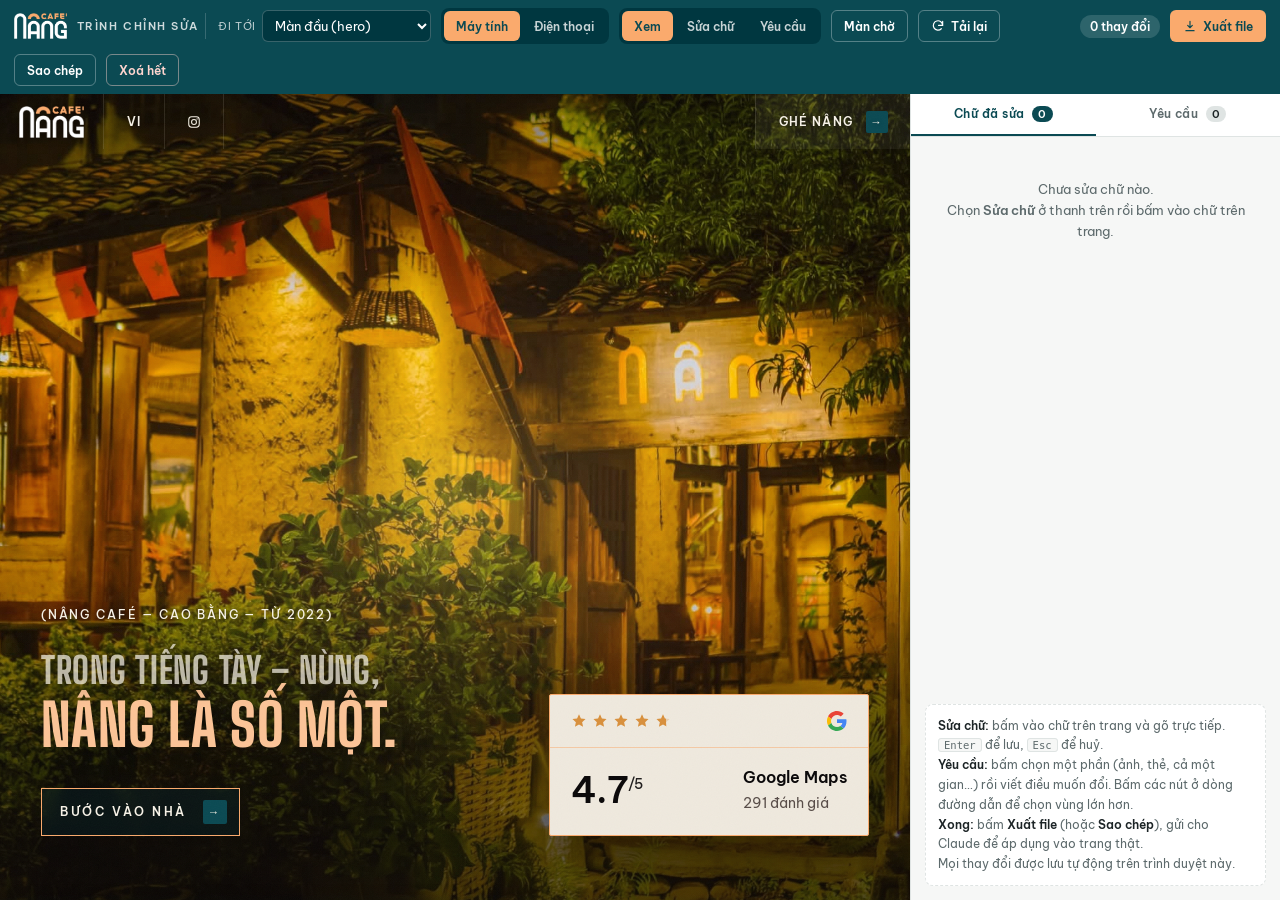
<file: gop-y-fefe9560.html>
<!DOCTYPE html>
<html lang="vi">
<head>
<meta charset="UTF-8">
<meta name="robots" content="noindex,nofollow">
<meta name="viewport" content="width=device-width, initial-scale=1">
<title>Nâng Café · Trình chỉnh sửa nội dung</title>
<link rel="icon" href="media/nang/favicon-nang.png" type="image/png">
<link rel="stylesheet" href="assets/fonts/fonts.css">
<style>
:root{
  --teal:#0B4A53;                         /* brand primary (logo) */
  --teal-dk:oklch(from #0B4A53 calc(l - .07) c h);
  --teal-lt:oklch(from #0B4A53 calc(l + .1) c h);
  --peach:#FAAA6D;                        /* brand accent (logo) */
  --peach-dk:oklch(from #FAAA6D calc(l - .08) c h);
  --ink:#1c2426;
  --muted:#5d6a6c;
  --line:#dfe4e3;
  --panel:#f6f7f6;
  --surface:#fff;
  --ok:#1f7a4d; --ok-bg:#e6f3ec;
  --bad:#b4372d; --bad-bg:#fbeceb;
  --cmd:#7a4fd0; --cmd-bg:#f1ecfb;
}
*{box-sizing:border-box}
html,body{height:100%}
body{margin:0;font-family:"Be Vietnam Pro",system-ui,sans-serif;font-size:13px;color:var(--ink);background:var(--panel);display:flex;flex-direction:column}
button,select,textarea{font-family:inherit}
:focus-visible{outline:2px solid var(--peach);outline-offset:2px}

/* ── TOPBAR ── */
.topbar{display:flex;align-items:center;gap:10px;flex-wrap:wrap;padding:8px 14px;background:var(--teal);color:#fff}
.brand{display:flex;align-items:center;gap:10px;padding-right:6px;margin-right:2px;border-right:1px solid rgba(255,255,255,.18)}
.brand img{height:26px;width:auto;display:block}
.brand span{font-size:11px;letter-spacing:.14em;text-transform:uppercase;font-weight:600;opacity:.8}
.field{display:flex;align-items:center;gap:6px;font-size:11px;letter-spacing:.06em;text-transform:uppercase;color:rgba(255,255,255,.72)}
.topbar select{background:var(--teal-dk);color:#fff;border:1px solid rgba(255,255,255,.22);border-radius:6px;padding:6px 8px;font-size:13px;cursor:pointer;min-height:32px}
.topbar select:hover{background:var(--teal-lt)}
.seg{display:inline-flex;background:var(--teal-dk);border-radius:8px;padding:3px;gap:2px}
.seg button{border:0;background:transparent;color:rgba(255,255,255,.78);padding:6px 12px;border-radius:6px;font-size:12px;font-weight:600;cursor:pointer;min-height:30px}
.seg button:hover{background:var(--teal-lt);color:#fff}
.seg button.active{background:var(--peach);color:var(--teal)}
.seg button.active.edit{background:#fff;color:var(--ok)}
.seg button.active.command{background:#fff;color:var(--cmd)}
.btn{border:1px solid transparent;border-radius:6px;padding:6px 12px;font-size:12px;font-weight:600;cursor:pointer;min-height:32px;display:inline-flex;align-items:center;gap:6px}
.btn svg{width:14px;height:14px}
.btn-primary{background:var(--peach);color:var(--teal)}
.btn-primary:hover{background:var(--peach-dk)}
.btn-ghost{background:transparent;color:#fff;border-color:rgba(255,255,255,.3)}
.btn-ghost:hover{background:var(--teal-lt)}
.btn-ghost.on{background:#fff;color:var(--teal)}
.btn-danger{background:transparent;color:#ffd5cf;border-color:rgba(255,213,207,.45)}
.btn-danger:hover{background:var(--bad);color:#fff;border-color:var(--bad)}
.spacer{flex:1}
.badge{font-size:12px;font-weight:600;padding:4px 10px;border-radius:999px;background:rgba(255,255,255,.14);color:#fff}
.badge.has{background:var(--peach);color:var(--teal)}

.warning{display:none;background:#fff4e5;color:#7a4a12;border-bottom:1px solid #f3d3a5;padding:9px 14px;font-size:13px}
.warning code{background:#fde3bd;padding:1px 6px;border-radius:4px}

/* ── MAIN ── */
.main{flex:1;display:flex;min-height:0}
.stage{flex:1;display:flex;justify-content:center;background:oklch(from #0B4A53 .93 .01 h);min-width:0;overflow:auto}
iframe{border:0;background:#fff;width:100%;height:100%;display:block}
.stage.mobile{padding:18px 0}
.stage.mobile iframe{width:390px;height:844px;max-height:calc(100% - 4px);border-radius:22px;box-shadow:0 0 0 10px #111,0 20px 50px rgba(0,0,0,.3)}

/* ── SIDE PANEL ── */
.side{width:370px;flex:none;background:var(--panel);border-left:1px solid var(--line);display:flex;flex-direction:column;min-height:0}
.tabs{display:flex;background:var(--surface);border-bottom:1px solid var(--line)}
.tab{flex:1;border:0;background:none;padding:12px 6px;font-size:12px;font-weight:600;color:var(--muted);cursor:pointer;border-bottom:2px solid transparent;letter-spacing:.04em}
.tab:hover{color:var(--ink);background:var(--panel)}
.tab.active{color:var(--teal);border-bottom-color:var(--teal)}
.tab .cnt{display:inline-block;min-width:20px;margin-left:4px;padding:1px 6px;border-radius:999px;background:var(--line);color:var(--ink);font-size:11px}
.tab.active .cnt{background:var(--teal);color:#fff}
.panes{flex:1;overflow-y:auto}
.pane{display:none;padding:14px}
.pane.active{display:block}

.empty{color:var(--muted);text-align:center;padding:28px 12px;line-height:1.6}
.group{margin-bottom:16px}
.group-h{font-size:11px;font-weight:700;letter-spacing:.08em;text-transform:uppercase;color:var(--teal);padding:4px 0 6px;border-bottom:1px solid var(--line);margin-bottom:8px}
.card{background:var(--surface);border:1px solid var(--line);border-radius:8px;padding:10px 12px;margin-bottom:8px}
.card.cmd{border-left:3px solid var(--cmd)}
.meta{font-family:ui-monospace,Consolas,monospace;font-size:10.5px;color:var(--muted);margin-bottom:5px;word-break:break-all}
.old{color:var(--bad);text-decoration:line-through;word-break:break-word}
.new{color:var(--ok);font-weight:600;word-break:break-word;margin-top:3px}
.cmd-text{font-weight:500;line-height:1.5}
.mini{margin-top:8px;border:1px solid var(--line);background:var(--panel);color:var(--ink);font-size:11px;font-weight:600;padding:4px 9px;border-radius:5px;cursor:pointer}
.mini:hover{background:var(--line)}

/* command composer */
.composer{background:var(--surface);border:1px solid var(--line);border-radius:8px;padding:12px;margin-bottom:14px}
.crumb{display:flex;flex-wrap:wrap;gap:4px;align-items:center;margin-bottom:8px;font-family:ui-monospace,Consolas,monospace;font-size:10.5px}
.crumb b{color:var(--muted);font-weight:400}
.crumb button{border:1px solid var(--line);background:var(--panel);color:var(--ink);padding:2px 7px;border-radius:4px;cursor:pointer;font:inherit}
.crumb button:hover{background:var(--line)}
.crumb button.active{background:var(--cmd);border-color:var(--cmd);color:#fff}
.sel-info{font-size:12px;color:var(--muted);margin-bottom:8px}
.sel-info b{color:var(--ink)}
.preview{background:#162024;color:#cfd8d6;border-radius:6px;padding:8px 10px;font-family:ui-monospace,Consolas,monospace;font-size:10.5px;max-height:96px;overflow:auto;white-space:pre-wrap;word-break:break-all;margin-bottom:8px}
textarea{width:100%;min-height:96px;border:1px solid var(--line);border-radius:6px;padding:9px 10px;font-size:13px;line-height:1.5;resize:vertical;color:var(--ink)}
textarea:focus{outline:none;border-color:var(--cmd);box-shadow:0 0 0 3px var(--cmd-bg)}
.row{display:flex;gap:6px;margin-top:8px}
.row button{flex:1;min-height:34px;border-radius:6px;font-size:12px;font-weight:600;cursor:pointer;border:1px solid var(--line);background:var(--panel);color:var(--ink)}
.row button:hover{background:var(--line)}
.row button.go{background:var(--cmd);border-color:var(--cmd);color:#fff}
.row button.go:hover{background:oklch(from #7a4fd0 calc(l - .08) c h)}

.help{margin:0 14px 14px;padding:11px 12px;background:var(--surface);border:1px dashed var(--line);border-radius:8px;font-size:12px;line-height:1.65;color:var(--muted)}
.help b{color:var(--ink)}
.help kbd{font-family:ui-monospace,Consolas,monospace;font-size:10.5px;border:1px solid var(--line);background:var(--panel);border-radius:3px;padding:0 5px}
.toast{position:fixed;left:50%;bottom:22px;transform:translateX(-50%) translateY(20px);background:var(--teal);color:#fff;padding:9px 16px;border-radius:8px;font-weight:600;opacity:0;transition:.25s;pointer-events:none;box-shadow:0 10px 30px rgba(0,0,0,.25)}
.toast.show{opacity:1;transform:translateX(-50%)}
</style>
</head>
<body>

<header class="topbar">
  <div class="brand"><img src="media/nang/logo-nang-cafe-duo.png" alt="Nâng Café" width="675" height="332"><span>Trình chỉnh sửa</span></div>

  <label class="field">Đi tới
    <select id="sectionSelect" data-od-id="editor-section-select">
      <option value="top">Màn đầu (hero)</option>
      <option value="#space">Gian I · Không gian</option>
      <option value="#drinks">Gian II · Đồ uống</option>
      <option value="#story">Gian III · Khoảnh khắc</option>
      <option value="#craft">Gian IV · Câu chuyện</option>
      <option value="#locations">Gian V · Địa điểm</option>
      <option value=".final">Lời mời cuối trang</option>
      <option value=".footer">Chân trang</option>
    </select>
  </label>

  <div class="seg" role="group" aria-label="Khổ màn hình">
    <button class="active" data-view="desktop">Máy tính</button>
    <button data-view="mobile">Điện thoại</button>
  </div>

  <div class="seg" role="group" aria-label="Chế độ">
    <button class="active" data-mode="off">Xem</button>
    <button class="edit" data-mode="edit">Sửa chữ</button>
    <button class="command" data-mode="command">Yêu cầu</button>
  </div>

  <button class="btn btn-ghost" id="preloaderBtn" title="Hiện màn chờ (tấm vé) để sửa chữ trên đó">Màn chờ</button>
  <button class="btn btn-ghost" id="reloadBtn" title="Tải lại trang">
    <svg viewBox="0 0 24 24" fill="none" stroke="currentColor" stroke-width="2" stroke-linecap="round"><path d="M20 11a8 8 0 1 0-2.3 5.7M20 4v7h-7"/></svg>Tải lại
  </button>

  <div class="spacer"></div>
  <span class="badge" id="totalBadge">0 thay đổi</span>
  <button class="btn btn-primary" id="exportBtn" data-od-id="editor-export">
    <svg viewBox="0 0 24 24" fill="none" stroke="currentColor" stroke-width="2" stroke-linecap="round"><path d="M12 4v11m0 0-4-4m4 4 4-4M5 20h14"/></svg>Xuất file
  </button>
  <button class="btn btn-ghost" id="copyBtn">Sao chép</button>
  <button class="btn btn-danger" id="resetBtn">Xoá hết</button>
</header>

<div class="warning" id="warningBar">
  Trình chỉnh sửa cần chạy qua máy chủ cục bộ, không mở trực tiếp bằng <code>file://</code>. Trong thư mục dự án chạy <code>node serve.mjs</code> rồi mở <code>http://127.0.0.1:8788/nang-editor.html</code>.
</div>

<div class="main">
  <div class="stage" id="stage"><iframe id="frame" src="index.html" title="Trang Nâng Café"></iframe></div>

  <aside class="side">
    <div class="tabs" role="tablist">
      <button class="tab active" data-tab="edits">Chữ đã sửa <span class="cnt" id="cntEdits">0</span></button>
      <button class="tab" data-tab="commands">Yêu cầu <span class="cnt" id="cntCmds">0</span></button>
    </div>
    <div class="panes">
      <div class="pane active" id="pane-edits"><div id="editsList"></div></div>

      <div class="pane" id="pane-commands">
        <div class="composer">
          <div class="empty" id="cmdEmpty" style="padding:14px 6px">Chọn chế độ <b>Yêu cầu</b> ở thanh trên, rồi bấm vào một phần bất kỳ trên trang.</div>
          <div id="cmdSelected" hidden>
            <div class="crumb" id="crumb"></div>
            <div class="sel-info" id="selInfo"></div>
            <div class="preview" id="htmlPreview"></div>
            <textarea id="cmdPrompt" placeholder="Mô tả điều bạn muốn, ví dụ:
• Đổi Gian I thành thực đơn: Cà phê đen 25k, Bạc xỉu 30k…
• Thêm số hotline 0xxx vào thẻ địa điểm
• Thay ảnh này bằng ảnh hồ cá
• Bỏ phần này đi
• Viết lại câu này ngắn và ấm áp hơn"></textarea>
            <div class="row">
              <button id="cmdClear">Bỏ chọn</button>
              <button class="go" id="cmdAdd">Lưu yêu cầu</button>
            </div>
          </div>
        </div>
        <div id="cmdsList"></div>
      </div>
    </div>
    <div class="help">
      <b>Sửa chữ:</b> bấm vào chữ trên trang và gõ trực tiếp. <kbd>Enter</kbd> để lưu, <kbd>Esc</kbd> để huỷ.<br>
      <b>Yêu cầu:</b> bấm chọn một phần (ảnh, thẻ, cả một gian…) rồi viết điều muốn đổi. Bấm các nút ở dòng đường dẫn để chọn vùng lớn hơn.<br>
      <b>Xong:</b> bấm <b>Xuất file</b> (hoặc <b>Sao chép</b>), gửi cho Claude để áp dụng vào trang thật.<br>
      Mọi thay đổi được lưu tự động trên trình duyệt này.
    </div>
  </aside>
</div>
<div class="toast" id="toast"></div>

<script>
const STORAGE_KEY = 'nang_editor_v1';
const PAGE = 'index.html';
const EDITABLE = ['H1','H2','H3','H4','H5','H6','P','SPAN','A','BUTTON','LI','TD','TH','LABEL','FIGCAPTION','BLOCKQUOTE','Q','EM','STRONG','B','I','SMALL','DIV','SUP'];
const SKIP = ['SCRIPT','STYLE','NOSCRIPT','SVG','PATH','IFRAME','VIDEO','AUDIO','CANVAS','INPUT','TEXTAREA','SELECT','OPTION'];

let mode = 'off';
let state = load();
let selectedEl = null;
let showPreloader = false;

const $ = id => document.getElementById(id);
const frame = $('frame'), stage = $('stage');

function load(){ try{ const s = JSON.parse(localStorage.getItem(STORAGE_KEY)); if (s && s.edits && s.commands) return s; }catch(e){} return {edits:[], commands:[]}; }
function save(){ localStorage.setItem(STORAGE_KEY, JSON.stringify(state)); }
function toast(msg){ const t=$('toast'); t.textContent=msg; t.classList.add('show'); clearTimeout(t._h); t._h=setTimeout(()=>t.classList.remove('show'),1600); }
const esc = s => String(s).replace(/[&<>"']/g, c => ({'&':'&amp;','<':'&lt;','>':'&gt;','"':'&quot;',"'":'&#39;'}[c]));
const cut = (s,n) => (s=String(s).replace(/\s+/g,' ').trim()).length>n ? s.slice(0,n)+'…' : s;

if (location.protocol === 'file:') $('warningBar').style.display = 'block';

/* ── tabs ── */
document.querySelectorAll('.tab').forEach(t => t.onclick = () => showTab(t.dataset.tab));
function showTab(name){
  document.querySelectorAll('.tab').forEach(x => x.classList.toggle('active', x.dataset.tab === name));
  document.querySelectorAll('.pane').forEach(x => x.classList.toggle('active', x.id === 'pane-' + name));
}

/* ── view (desktop / mobile) ── */
document.querySelectorAll('[data-view]').forEach(b => b.onclick = () => {
  document.querySelectorAll('[data-view]').forEach(x => x.classList.toggle('active', x === b));
  stage.classList.toggle('mobile', b.dataset.view === 'mobile');
  reload();   // page reads its breakpoints (e.g. mobile hero video) on load
});
function currentView(){ return stage.classList.contains('mobile') ? 'mobile' : 'desktop'; }

/* ── mode ── */
document.querySelectorAll('[data-mode]').forEach(b => b.onclick = () => setMode(b.dataset.mode));
function setMode(m){
  mode = m;
  document.querySelectorAll('[data-mode]').forEach(x => x.classList.toggle('active', x.dataset.mode === m));
  if (m !== 'command') clearSelection();
  applyMode();
  if (m === 'command') showTab('commands'); else if (m === 'edit') showTab('edits');
}

/* ── navigation inside the page ── */
$('sectionSelect').onchange = e => goTo(e.target.value);
function goTo(sel){
  const doc = getDoc(); if (!doc) return;
  const win = frame.contentWindow;
  if (sel === 'top') return win.scrollTo({top:0, behavior:'smooth'});
  const el = doc.querySelector(sel); if (!el) return;
  win.scrollTo({top: el.getBoundingClientRect().top + win.scrollY - 56, behavior:'smooth'});
}
$('reloadBtn').onclick = reload;
function reload(){ clearSelection(); frame.src = PAGE + '?t=' + Date.now(); }
$('preloaderBtn').onclick = () => {
  showPreloader = !showPreloader;
  $('preloaderBtn').classList.toggle('on', showPreloader);
  preparePage();
  applyMode();   // re-bind so the ticket text becomes editable (or stops being)
};

/* ── iframe lifecycle ── */
function getDoc(){ try { return frame.contentDocument; } catch(e){ return null; } }
frame.addEventListener('load', () => {
  setTimeout(() => {
    try { preparePage(); reapplyEdits(); applyMode(); }
    catch(err){
      console.error(err);
      const w = $('warningBar'); w.style.display = 'block';
      w.textContent = 'Không truy cập được nội dung trang — hãy mở trình chỉnh sửa qua máy chủ cục bộ (node serve.mjs).';
    }
  }, 350);
});

// Remove the page's entry overlays so every section is visible and clickable.
function preparePage(){
  const doc = getDoc(); if (!doc || !doc.body) return;
  const pre = doc.getElementById('preloader');
  if (pre){
    pre.classList.add('ready');
    pre.classList.toggle('done', !showPreloader);
  }
  doc.body.classList.add('started','ready');
  doc.documentElement.classList.toggle('locked', showPreloader);
  if (!doc.getElementById('__nang_editor_base')){
    const s = doc.createElement('style'); s.id = '__nang_editor_base';
    s.textContent = '.rv{opacity:1!important;transform:none!important}';
    doc.head.appendChild(s);
  }
}

/* ── apply mode to page ── */
function applyMode(){
  const doc = getDoc(); if (!doc || !doc.body) return;
  doc.querySelectorAll('[data-editor-bound]').forEach(el => {
    el.removeAttribute('contenteditable'); el.removeAttribute('data-editor-bound');
    el.removeEventListener('blur', onBlur); el.removeEventListener('keydown', onKey);
    el.removeEventListener('click', stop, true); el.removeEventListener('paste', onPaste);
  });
  doc.querySelectorAll('[data-cmd-hover],[data-cmd-selected]').forEach(el => { el.removeAttribute('data-cmd-hover'); el.removeAttribute('data-cmd-selected'); });
  doc.getElementById('__nang_editor_mode')?.remove();
  doc.removeEventListener('mouseover', onHover, true);
  doc.removeEventListener('mouseout', onOut, true);
  doc.removeEventListener('click', onPick, true);
  doc.removeEventListener('click', blockLinks, true);
  if (mode === 'off') return;

  const s = doc.createElement('style'); s.id = '__nang_editor_mode';
  s.textContent = `
    [data-editor-bound]:hover{outline:2px dashed #0B4A53!important;outline-offset:2px;cursor:text!important}
    [data-editor-bound]:focus{outline:2px solid #1f7a4d!important;outline-offset:2px;background:rgba(250,170,109,.22)!important}
    [data-editor-bound] *{pointer-events:none}
    [data-cmd-hover]{outline:2px dashed #7a4fd0!important;outline-offset:2px;cursor:crosshair!important}
    [data-cmd-selected]{outline:3px solid #FAAA6D!important;outline-offset:2px}
    .ticker-track,.gb-track{animation-play-state:paused!important}`;
  doc.head.appendChild(s);

  if (mode === 'edit'){
    doc.addEventListener('click', blockLinks, true);
    bindEditable(doc.body);
  } else {
    doc.addEventListener('mouseover', onHover, true);
    doc.addEventListener('mouseout', onOut, true);
    doc.addEventListener('click', onPick, true);
    if (selectedEl && doc.body.contains(selectedEl)) selectedEl.setAttribute('data-cmd-selected','');
    else { selectedEl = null; renderSelection(); }
  }
}
function stop(e){ e.preventDefault(); e.stopPropagation(); }
function blockLinks(e){ if (e.target.closest && e.target.closest('a,button') && !e.target.closest('[data-editor-bound]')) stop(e); }

/* ── edit mode ── */
function bindEditable(root){
  root.querySelectorAll(EDITABLE.join(',')).forEach(el => {
    if (el.closest('script,style,svg,#__nang_editor_mode')) return;
    if (el.closest('#preloader') && !showPreloader) return;
    const text = (el.textContent || '').trim();
    if (!text || text.length > 1200) return;
    if ([...el.children].some(c => EDITABLE.includes(c.tagName) && (c.textContent||'').trim())) return;
    el.setAttribute('data-editor-bound','');
    el.setAttribute('contenteditable','true');
    el.dataset.editorOriginal = el.textContent;
    if (el.dataset.editorSource === undefined) el.dataset.editorSource = el.textContent;
    el.addEventListener('blur', onBlur);
    el.addEventListener('keydown', onKey);
    el.addEventListener('click', stop, true);
    el.addEventListener('paste', onPaste);
  });
}
function onPaste(e){ e.preventDefault(); getDoc().execCommand('insertText', false, (e.clipboardData||window.clipboardData).getData('text/plain')); }
function onKey(e){
  if (e.key === 'Enter' && !e.shiftKey){ e.preventDefault(); e.target.blur(); }
  if (e.key === 'Escape'){ e.target.textContent = e.target.dataset.editorOriginal; e.target.blur(); }
}
// Readable section name for the side panel (grouping).
const REGIONS = [
  ['#preloader', 'Cổng cửa gỗ'], ['.page-veil', 'Cổng cửa gỗ'], ['header.nav', 'Thanh menu'], ['.hero', 'Màn đầu (hero)'],
  ['.ticker', 'Dải chữ chạy'], ['#space', 'Gian I · Không gian'], ['#drinks', 'Gian II · Đồ uống'], ['#story', 'Gian III · Khoảnh khắc'],
  ['#craft', 'Gian IV · Câu chuyện'], ['#locations', 'Gian V · Địa điểm'], ['.final', 'Lời mời cuối trang'],
  ['footer', 'Chân trang'], ['#igLb', 'Ảnh phóng to']
];
function sectionOf(el){
  for (const [sel, name] of REGIONS) if (el.closest(sel)) return name;
  return 'Khác';
}
// Nearest inspectable id (data-od-id) — lets Claude locate the element in the source.
function odIdOf(el){ const o = el.closest('[data-od-id]'); return o ? o.getAttribute('data-od-id') : null; }
// outerHTML without the editor's own markers
function cleanHTML(el){
  const c = el.cloneNode(true);
  [c, ...c.querySelectorAll('*')].forEach(n => ['data-cmd-selected','data-cmd-hover','data-editor-bound','data-editor-original','data-editor-source','contenteditable'].forEach(a => n.removeAttribute(a)));
  return c.outerHTML;
}
function onBlur(e){
  const el = e.target, before = el.dataset.editorOriginal, next = el.textContent;
  if (before === next) return;
  const source = el.dataset.editorSource;          // text as shipped in index.html
  const hit = state.edits.find(x => x.original === source);
  if (next === source) state.edits = state.edits.filter(x => x !== hit);
  else if (hit) { hit.new = next; hit.ts = Date.now(); }
  else state.edits.push({ original: source, new: next, tag: el.tagName.toLowerCase(),
      class: (el.className||'').toString().split(' ').filter(Boolean).slice(0,2).join(' '),
      section: sectionOf(el), odId: odIdOf(el), view: currentView(), ts: Date.now() });
  el.dataset.editorOriginal = next;
  // same text may appear twice (e.g. the scrolling ticker): keep copies in sync
  getDoc().querySelectorAll('[data-editor-bound]').forEach(o => {
    if (o !== el && o.dataset.editorSource === source){ o.textContent = next; o.dataset.editorOriginal = next; }
  });
  save(); renderAll();
}
function reapplyEdits(){
  const doc = getDoc(); if (!doc || !state.edits.length) return;
  doc.querySelectorAll(EDITABLE.join(',')).forEach(el => {
    if ([...el.children].some(c => EDITABLE.includes(c.tagName) && (c.textContent||'').trim())) return;
    const m = state.edits.find(x => x.original === el.textContent);
    if (m){ el.dataset.editorSource = m.original; el.textContent = m.new; }
  });
}

/* ── command mode ── */
function onHover(e){
  const doc = getDoc();
  if (e.target === doc.body || e.target === doc.documentElement || e.target === selectedEl) return;
  const t = e.target.closest('svg') || e.target;
  t.setAttribute('data-cmd-hover','');
}
function onOut(e){ (e.target.closest('svg') || e.target).removeAttribute('data-cmd-hover'); }
function onPick(e){
  stop(e);
  const doc = getDoc();
  if (e.target === doc.body || e.target === doc.documentElement) return;
  select(e.target.closest('svg') || e.target);
}
function select(el){
  const doc = getDoc(); if (!doc) return;
  doc.querySelectorAll('[data-cmd-selected],[data-cmd-hover]').forEach(x => { x.removeAttribute('data-cmd-selected'); x.removeAttribute('data-cmd-hover'); });
  selectedEl = el;
  if (el) el.setAttribute('data-cmd-selected','');
  renderSelection();
  if (el) $('cmdPrompt').focus();
}
function clearSelection(){
  const doc = getDoc();
  if (doc) doc.querySelectorAll('[data-cmd-selected]').forEach(x => x.removeAttribute('data-cmd-selected'));
  selectedEl = null; $('cmdPrompt').value = ''; renderSelection();
}
$('cmdClear').onclick = clearSelection;
window.addEventListener('keydown', e => { if (e.key === 'Escape' && mode === 'command') clearSelection(); });

$('cmdAdd').onclick = () => {
  if (!selectedEl) return;
  const prompt = $('cmdPrompt').value.trim();
  if (!prompt){ $('cmdPrompt').focus(); return; }
  const img = selectedEl.tagName === 'IMG' ? selectedEl.getAttribute('src') : (selectedEl.querySelector && selectedEl.querySelector('img')?.getAttribute('src'));
  state.commands.push({
    selector: selectorOf(selectedEl), section: sectionOf(selectedEl), view: currentView(),
    tag: selectedEl.tagName.toLowerCase(), odId: odIdOf(selectedEl),
    text: cut(selectedEl.textContent || '', 240), image: img || null,
    outerHTML: (h => h.length > 4000 ? h.slice(0,4000) + '…' : h)(cleanHTML(selectedEl)),
    prompt, ts: Date.now()
  });
  save(); renderAll(); $('cmdPrompt').value = ''; toast('Đã lưu yêu cầu');
};

function renderSelection(){
  const has = !!selectedEl;
  $('cmdEmpty').hidden = has; $('cmdSelected').hidden = !has;
  if (!has) return;
  const chain = []; let cur = selectedEl;
  while (cur && cur.nodeType === 1 && cur.tagName !== 'BODY'){ chain.unshift(cur); cur = cur.parentElement; }
  const crumb = $('crumb'); crumb.innerHTML = '';
  chain.slice(-6).forEach((el, i, arr) => {
    const b = document.createElement('button');
    b.className = el === selectedEl ? 'active' : '';
    const od = el.getAttribute('data-od-id');
    const cls = (el.className && el.className.baseVal === undefined ? el.className : '').toString().split(' ').filter(Boolean)[0];
    b.textContent = od ? od : el.tagName.toLowerCase() + (el.id ? '#' + el.id : cls ? '.' + cls : '');
    b.title = 'Chọn vùng này';
    b.onclick = () => select(el);
    crumb.appendChild(b);
    if (i < arr.length - 1){ const s = document.createElement('b'); s.textContent = '›'; crumb.appendChild(s); }
  });
  const r = selectedEl.getBoundingClientRect();
  $('selInfo').innerHTML = `<b>${esc(sectionOf(selectedEl))}</b> · ${selectedEl.tagName.toLowerCase()} · ${Math.round(r.width)}×${Math.round(r.height)}px`;
  const html = cleanHTML(selectedEl);
  $('htmlPreview').textContent = html.length > 500 ? html.slice(0,500) + '\n…(+' + (html.length-500) + ' ký tự)' : html;
}
function selectorOf(el){
  const parts = []; let cur = el;
  while (cur && cur.nodeType === 1 && cur.tagName !== 'BODY' && cur.tagName !== 'HTML'){
    let p = cur.tagName.toLowerCase();
    if (cur.id){ parts.unshift(p + '#' + cur.id); break; }
    const od = cur.getAttribute('data-od-id');
    if (od){ parts.unshift(`[data-od-id="${od}"]`); break; }
    const cls = (typeof cur.className === 'string' ? cur.className : '').split(' ').filter(Boolean)[0];
    if (cls) p += '.' + CSS.escape(cls);
    const same = cur.parentElement ? [...cur.parentElement.children].filter(c => c.tagName === cur.tagName) : [];
    if (same.length > 1) p += `:nth-of-type(${same.indexOf(cur)+1})`;
    parts.unshift(p); cur = cur.parentElement;
  }
  return parts.join(' > ');
}

/* ── side panel render ── */
function groupBy(list){ const g = {}; list.forEach((x,i) => (g[x.section] ||= []).push({...x, _i:i})); return g; }
function renderAll(){
  const e = state.edits.length, c = state.commands.length, t = e + c;
  $('cntEdits').textContent = e; $('cntCmds').textContent = c;
  $('totalBadge').textContent = t + ' thay đổi'; $('totalBadge').classList.toggle('has', t > 0);

  const el = $('editsList');
  if (!e) el.innerHTML = '<div class="empty">Chưa sửa chữ nào.<br>Chọn <b>Sửa chữ</b> ở thanh trên rồi bấm vào chữ trên trang.</div>';
  else {
    el.innerHTML = '';
    Object.entries(groupBy(state.edits)).forEach(([sec, items]) => {
      const g = document.createElement('div'); g.className = 'group';
      g.innerHTML = `<div class="group-h">${esc(sec)} · ${items.length}</div>`;
      items.forEach(x => {
        const d = document.createElement('div'); d.className = 'card';
        d.innerHTML = `<div class="meta">&lt;${x.tag}${x.class ? '.' + esc(x.class.split(' ')[0]) : ''}&gt; · ${x.view === 'mobile' ? 'điện thoại' : 'máy tính'}</div>
          <div class="old">${esc(cut(x.original,120))}</div><div class="new">→ ${esc(cut(x.new,120))}</div>
          <button class="mini" data-undo="${x._i}">Hoàn tác</button>`;
        g.appendChild(d);
      });
      el.appendChild(g);
    });
    el.querySelectorAll('[data-undo]').forEach(b => b.onclick = () => { state.edits.splice(+b.dataset.undo, 1); save(); renderAll(); reload(); });
  }

  const cl = $('cmdsList');
  if (!c) cl.innerHTML = '<div class="empty" style="padding:10px">Chưa có yêu cầu nào.</div>';
  else {
    cl.innerHTML = '';
    Object.entries(groupBy(state.commands)).forEach(([sec, items]) => {
      const g = document.createElement('div'); g.className = 'group';
      g.innerHTML = `<div class="group-h">${esc(sec)} · ${items.length}</div>`;
      items.forEach(x => {
        const d = document.createElement('div'); d.className = 'card cmd';
        d.innerHTML = `<div class="meta">${esc(x.selector)}</div><div class="cmd-text">${esc(cut(x.prompt,240))}</div>
          <button class="mini" data-del="${x._i}">Xoá</button>`;
        g.appendChild(d);
      });
      cl.appendChild(g);
    });
    cl.querySelectorAll('[data-del]').forEach(b => b.onclick = () => { state.commands.splice(+b.dataset.del, 1); save(); renderAll(); });
  }
}

/* ── export / copy / reset ── */
function bundle(){ return { site: 'Nâng Café', page: PAGE, exportedAt: new Date().toISOString(), edits: state.edits, commands: state.commands }; }
function empty(){ return !state.edits.length && !state.commands.length; }
$('exportBtn').onclick = () => {
  if (empty()) return toast('Chưa có thay đổi nào để xuất');
  const url = URL.createObjectURL(new Blob([JSON.stringify(bundle(), null, 2)], {type:'application/json'}));
  const a = document.createElement('a'); a.href = url;
  a.download = `nang-chinh-sua-${new Date().toISOString().slice(0,10)}.json`; a.click();
  URL.revokeObjectURL(url); toast('Đã xuất file');
};
$('copyBtn').onclick = async () => {
  if (empty()) return toast('Chưa có thay đổi nào để sao chép');
  const text = JSON.stringify(bundle(), null, 2);
  try { await navigator.clipboard.writeText(text); toast('Đã sao chép'); }
  catch(e){ window.prompt('Sao chép thủ công:', text); }
};
$('resetBtn').onclick = () => {
  const t = state.edits.length + state.commands.length; if (!t) return;
  if (!confirm(`Xoá tất cả ${t} thay đổi đang chờ?`)) return;
  state = {edits:[], commands:[]}; save(); renderAll(); reload();
};

renderAll();
</script>
</body>
</html>
</file>
<file: assets/fonts/fonts.css>
/* self-hosted from https://fonts.googleapis.com/css2?family=Be+Vietnam+Pro:ital,wght@0,400;0,500;0,600;1,400&display=swap */
/* vietnamese */
@font-face {
  font-family: 'Be Vietnam Pro';
  font-style: italic;
  font-weight: 400;
  font-display: swap;
  src: url(bvp/QdVNSTAyLFyeg_IDWvOJmVES_HwyNXcSYIAi.woff2) format('woff2');
  unicode-range: U+0102-0103, U+0110-0111, U+0128-0129, U+0168-0169, U+01A0-01A1, U+01AF-01B0, U+0300-0301, U+0303-0304, U+0308-0309, U+0323, U+0329, U+1EA0-1EF9, U+20AB;
}
/* latin-ext */
@font-face {
  font-family: 'Be Vietnam Pro';
  font-style: italic;
  font-weight: 400;
  font-display: swap;
  src: url(bvp/QdVNSTAyLFyeg_IDWvOJmVES_HwyNXYSYIAi.woff2) format('woff2');
  unicode-range: U+0100-02BA, U+02BD-02C5, U+02C7-02CC, U+02CE-02D7, U+02DD-02FF, U+0304, U+0308, U+0329, U+1D00-1DBF, U+1E00-1E9F, U+1EF2-1EFF, U+2020, U+20A0-20AB, U+20AD-20C0, U+2113, U+2C60-2C7F, U+A720-A7FF;
}
/* latin */
@font-face {
  font-family: 'Be Vietnam Pro';
  font-style: italic;
  font-weight: 400;
  font-display: swap;
  src: url(bvp/QdVNSTAyLFyeg_IDWvOJmVES_HwyNXgSYA.woff2) format('woff2');
  unicode-range: U+0000-00FF, U+0131, U+0152-0153, U+02BB-02BC, U+02C6, U+02DA, U+02DC, U+0304, U+0308, U+0329, U+2000-206F, U+20AC, U+2122, U+2191, U+2193, U+2212, U+2215, U+FEFF, U+FFFD;
}
/* vietnamese */
@font-face {
  font-family: 'Be Vietnam Pro';
  font-style: normal;
  font-weight: 400;
  font-display: swap;
  src: url(bvp/QdVPSTAyLFyeg_IDWvOJmVES_Hw4BXoKZA.woff2) format('woff2');
  unicode-range: U+0102-0103, U+0110-0111, U+0128-0129, U+0168-0169, U+01A0-01A1, U+01AF-01B0, U+0300-0301, U+0303-0304, U+0308-0309, U+0323, U+0329, U+1EA0-1EF9, U+20AB;
}
/* latin-ext */
@font-face {
  font-family: 'Be Vietnam Pro';
  font-style: normal;
  font-weight: 400;
  font-display: swap;
  src: url(bvp/QdVPSTAyLFyeg_IDWvOJmVES_Hw5BXoKZA.woff2) format('woff2');
  unicode-range: U+0100-02BA, U+02BD-02C5, U+02C7-02CC, U+02CE-02D7, U+02DD-02FF, U+0304, U+0308, U+0329, U+1D00-1DBF, U+1E00-1E9F, U+1EF2-1EFF, U+2020, U+20A0-20AB, U+20AD-20C0, U+2113, U+2C60-2C7F, U+A720-A7FF;
}
/* latin */
@font-face {
  font-family: 'Be Vietnam Pro';
  font-style: normal;
  font-weight: 400;
  font-display: swap;
  src: url(bvp/QdVPSTAyLFyeg_IDWvOJmVES_Hw3BXo.woff2) format('woff2');
  unicode-range: U+0000-00FF, U+0131, U+0152-0153, U+02BB-02BC, U+02C6, U+02DA, U+02DC, U+0304, U+0308, U+0329, U+2000-206F, U+20AC, U+2122, U+2191, U+2193, U+2212, U+2215, U+FEFF, U+FFFD;
}
/* vietnamese */
@font-face {
  font-family: 'Be Vietnam Pro';
  font-style: normal;
  font-weight: 500;
  font-display: swap;
  src: url(bvp/QdVMSTAyLFyeg_IDWvOJmVES_HTEJm86Rb0bcw.woff2) format('woff2');
  unicode-range: U+0102-0103, U+0110-0111, U+0128-0129, U+0168-0169, U+01A0-01A1, U+01AF-01B0, U+0300-0301, U+0303-0304, U+0308-0309, U+0323, U+0329, U+1EA0-1EF9, U+20AB;
}
/* latin-ext */
@font-face {
  font-family: 'Be Vietnam Pro';
  font-style: normal;
  font-weight: 500;
  font-display: swap;
  src: url(bvp/QdVMSTAyLFyeg_IDWvOJmVES_HTEJm87Rb0bcw.woff2) format('woff2');
  unicode-range: U+0100-02BA, U+02BD-02C5, U+02C7-02CC, U+02CE-02D7, U+02DD-02FF, U+0304, U+0308, U+0329, U+1D00-1DBF, U+1E00-1E9F, U+1EF2-1EFF, U+2020, U+20A0-20AB, U+20AD-20C0, U+2113, U+2C60-2C7F, U+A720-A7FF;
}
/* latin */
@font-face {
  font-family: 'Be Vietnam Pro';
  font-style: normal;
  font-weight: 500;
  font-display: swap;
  src: url(bvp/QdVMSTAyLFyeg_IDWvOJmVES_HTEJm81Rb0.woff2) format('woff2');
  unicode-range: U+0000-00FF, U+0131, U+0152-0153, U+02BB-02BC, U+02C6, U+02DA, U+02DC, U+0304, U+0308, U+0329, U+2000-206F, U+20AC, U+2122, U+2191, U+2193, U+2212, U+2215, U+FEFF, U+FFFD;
}
/* vietnamese */
@font-face {
  font-family: 'Be Vietnam Pro';
  font-style: normal;
  font-weight: 600;
  font-display: swap;
  src: url(bvp/QdVMSTAyLFyeg_IDWvOJmVES_HToIW86Rb0bcw.woff2) format('woff2');
  unicode-range: U+0102-0103, U+0110-0111, U+0128-0129, U+0168-0169, U+01A0-01A1, U+01AF-01B0, U+0300-0301, U+0303-0304, U+0308-0309, U+0323, U+0329, U+1EA0-1EF9, U+20AB;
}
/* latin-ext */
@font-face {
  font-family: 'Be Vietnam Pro';
  font-style: normal;
  font-weight: 600;
  font-display: swap;
  src: url(bvp/QdVMSTAyLFyeg_IDWvOJmVES_HToIW87Rb0bcw.woff2) format('woff2');
  unicode-range: U+0100-02BA, U+02BD-02C5, U+02C7-02CC, U+02CE-02D7, U+02DD-02FF, U+0304, U+0308, U+0329, U+1D00-1DBF, U+1E00-1E9F, U+1EF2-1EFF, U+2020, U+20A0-20AB, U+20AD-20C0, U+2113, U+2C60-2C7F, U+A720-A7FF;
}
/* latin */
@font-face {
  font-family: 'Be Vietnam Pro';
  font-style: normal;
  font-weight: 600;
  font-display: swap;
  src: url(bvp/QdVMSTAyLFyeg_IDWvOJmVES_HToIW81Rb0.woff2) format('woff2');
  unicode-range: U+0000-00FF, U+0131, U+0152-0153, U+02BB-02BC, U+02C6, U+02DA, U+02DC, U+0304, U+0308, U+0329, U+2000-206F, U+20AC, U+2122, U+2191, U+2193, U+2212, U+2215, U+FEFF, U+FFFD;
}
</file>
<file: assets/fonts/display.css>
/* self-hosted from https://fonts.googleapis.com/css2?family=Big+Shoulders+Display:wght@700;800&display=swap */
/* vietnamese */
@font-face {
  font-family: 'Big Shoulders Display';
  font-style: normal;
  font-weight: 700;
  font-display: swap;
  src: url(bsd/fC1_PZJEZG-e9gHhdI4-NBbfd2ys3SjJCx1cw9DuHpM.woff2) format('woff2');
  unicode-range: U+0102-0103, U+0110-0111, U+0128-0129, U+0168-0169, U+01A0-01A1, U+01AF-01B0, U+0300-0301, U+0303-0304, U+0308-0309, U+0323, U+0329, U+1EA0-1EF9, U+20AB;
}
/* latin-ext */
@font-face {
  font-family: 'Big Shoulders Display';
  font-style: normal;
  font-weight: 700;
  font-display: swap;
  src: url(bsd/fC1_PZJEZG-e9gHhdI4-NBbfd2ys3SjJCx1cwtDuHpM.woff2) format('woff2');
  unicode-range: U+0100-02BA, U+02BD-02C5, U+02C7-02CC, U+02CE-02D7, U+02DD-02FF, U+0304, U+0308, U+0329, U+1D00-1DBF, U+1E00-1E9F, U+1EF2-1EFF, U+2020, U+20A0-20AB, U+20AD-20C0, U+2113, U+2C60-2C7F, U+A720-A7FF;
}
/* latin */
@font-face {
  font-family: 'Big Shoulders Display';
  font-style: normal;
  font-weight: 700;
  font-display: swap;
  src: url(bsd/fC1_PZJEZG-e9gHhdI4-NBbfd2ys3SjJCx1czNDu.woff2) format('woff2');
  unicode-range: U+0000-00FF, U+0131, U+0152-0153, U+02BB-02BC, U+02C6, U+02DA, U+02DC, U+0304, U+0308, U+0329, U+2000-206F, U+20AC, U+2122, U+2191, U+2193, U+2212, U+2215, U+FEFF, U+FFFD;
}
/* vietnamese */
@font-face {
  font-family: 'Big Shoulders Display';
  font-style: normal;
  font-weight: 800;
  font-display: swap;
  src: url(bsd/fC1_PZJEZG-e9gHhdI4-NBbfd2ys3SjJCx1cw9DuHpM.woff2) format('woff2');
  unicode-range: U+0102-0103, U+0110-0111, U+0128-0129, U+0168-0169, U+01A0-01A1, U+01AF-01B0, U+0300-0301, U+0303-0304, U+0308-0309, U+0323, U+0329, U+1EA0-1EF9, U+20AB;
}
/* latin-ext */
@font-face {
  font-family: 'Big Shoulders Display';
  font-style: normal;
  font-weight: 800;
  font-display: swap;
  src: url(bsd/fC1_PZJEZG-e9gHhdI4-NBbfd2ys3SjJCx1cwtDuHpM.woff2) format('woff2');
  unicode-range: U+0100-02BA, U+02BD-02C5, U+02C7-02CC, U+02CE-02D7, U+02DD-02FF, U+0304, U+0308, U+0329, U+1D00-1DBF, U+1E00-1E9F, U+1EF2-1EFF, U+2020, U+20A0-20AB, U+20AD-20C0, U+2113, U+2C60-2C7F, U+A720-A7FF;
}
/* latin */
@font-face {
  font-family: 'Big Shoulders Display';
  font-style: normal;
  font-weight: 800;
  font-display: swap;
  src: url(bsd/fC1_PZJEZG-e9gHhdI4-NBbfd2ys3SjJCx1czNDu.woff2) format('woff2');
  unicode-range: U+0000-00FF, U+0131, U+0152-0153, U+02BB-02BC, U+02C6, U+02DA, U+02DC, U+0304, U+0308, U+0329, U+2000-206F, U+20AC, U+2122, U+2191, U+2193, U+2212, U+2215, U+FEFF, U+FFFD;
}
</file>
